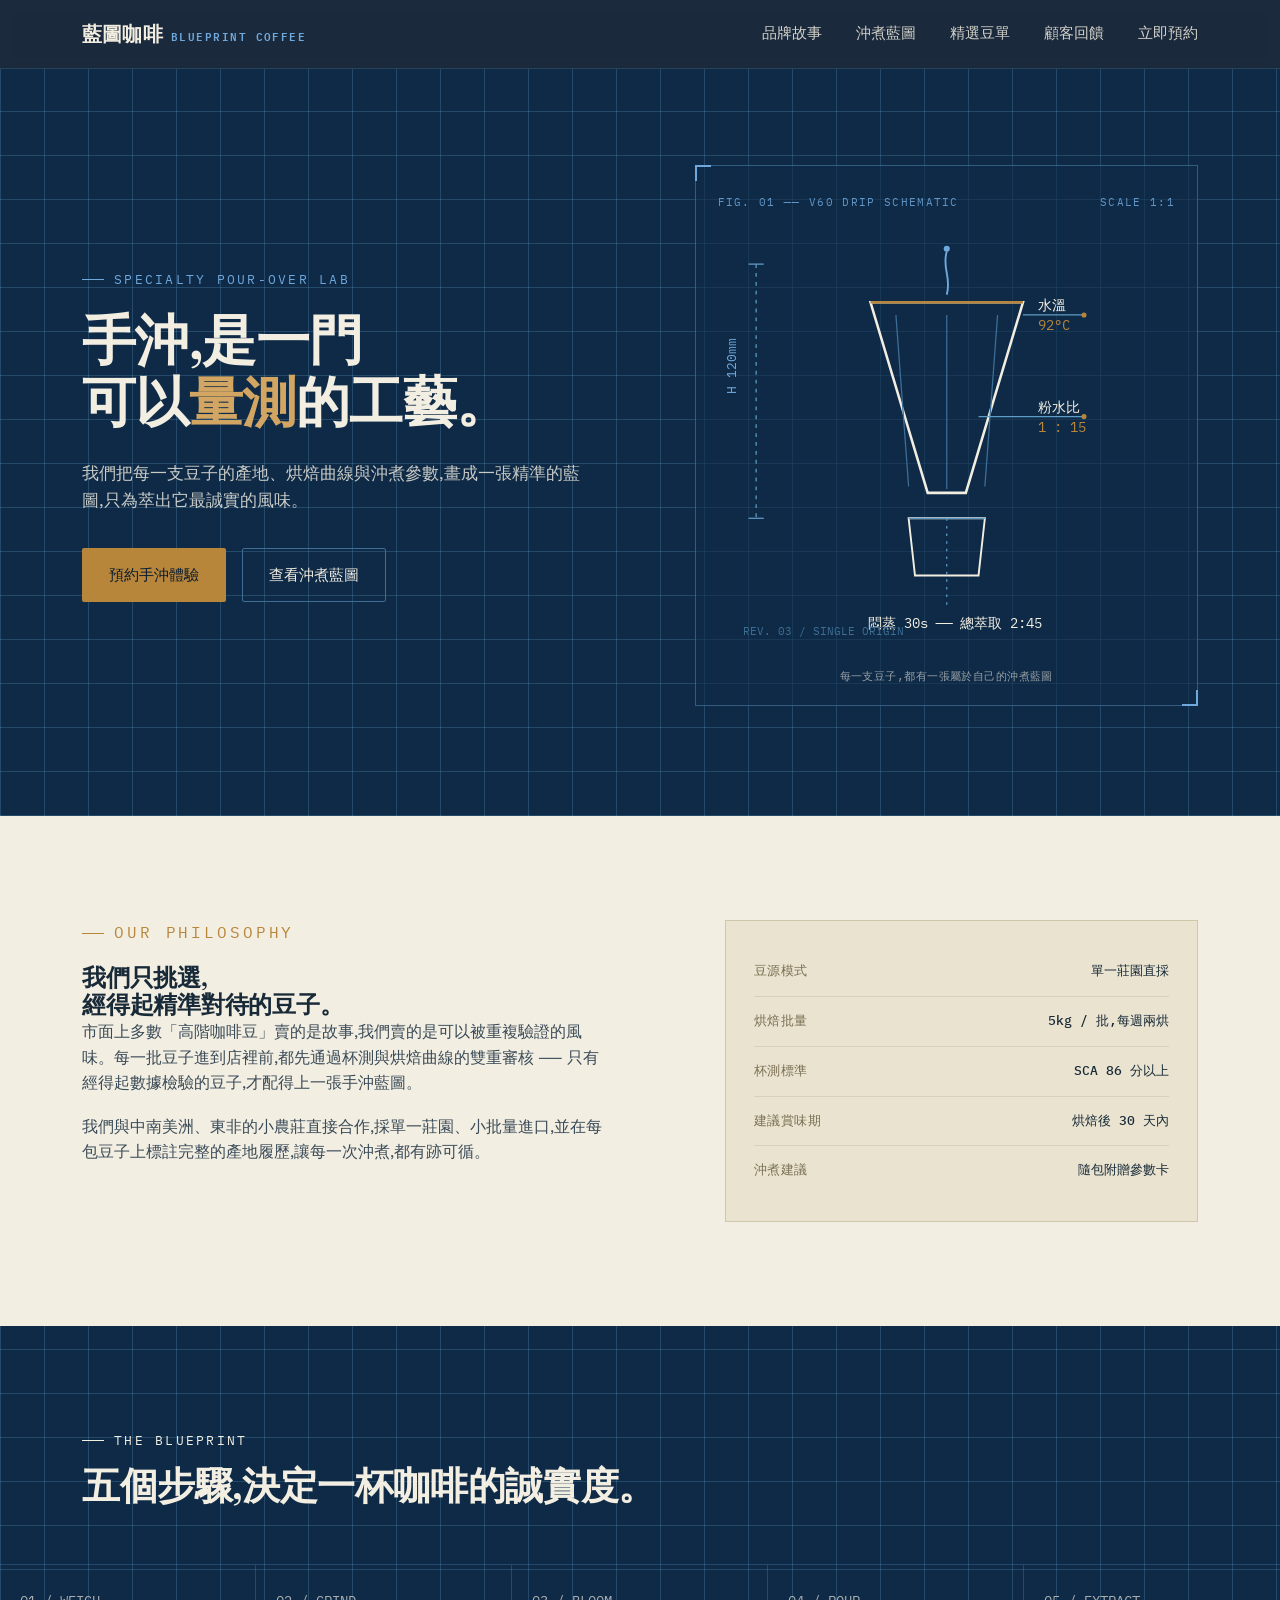
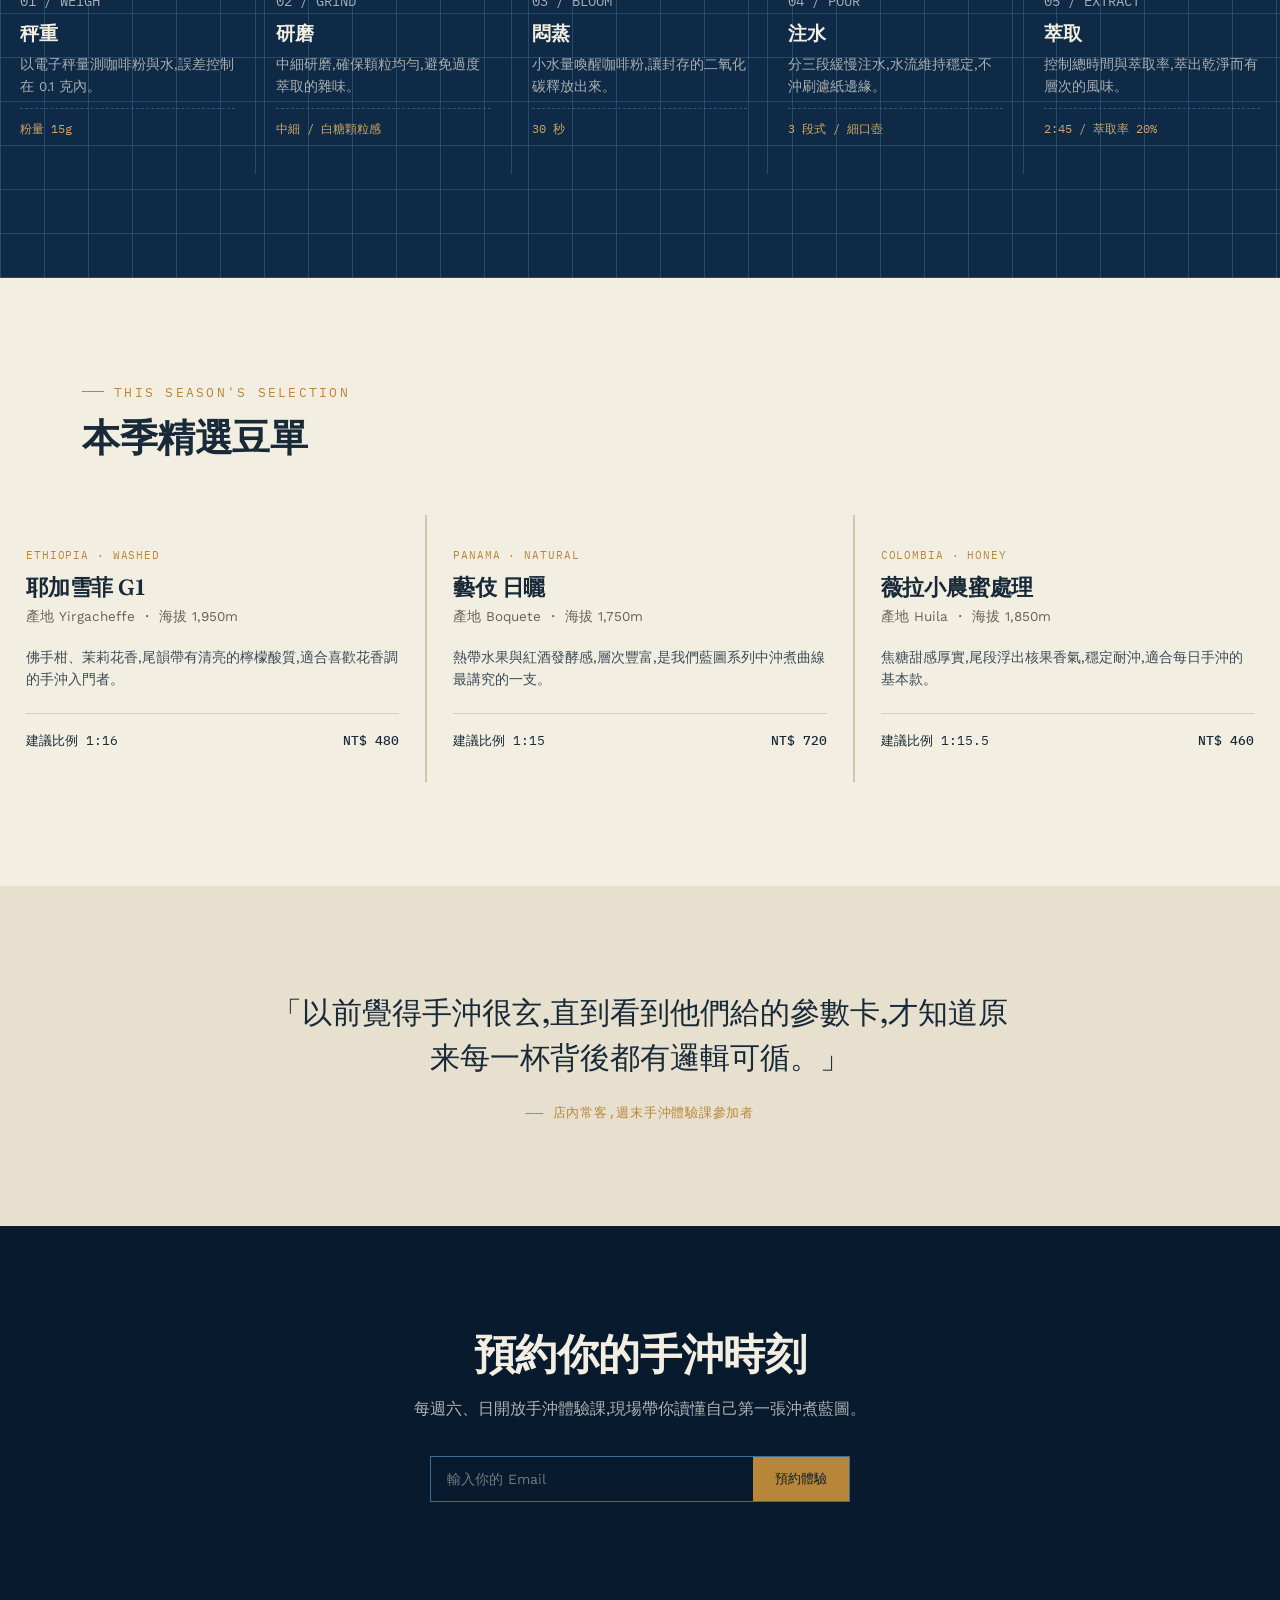
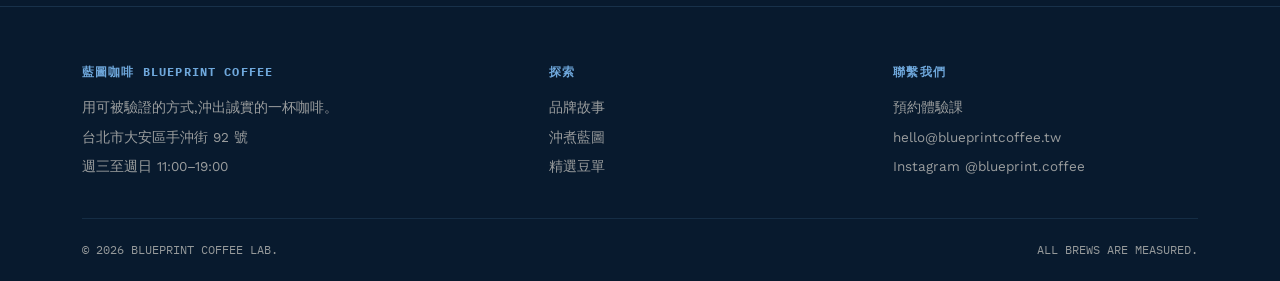
<file: docs/index.html>
<!DOCTYPE html>
<html lang="zh-Hant">
<head>
<meta charset="UTF-8">
<meta name="viewport" content="width=device-width, initial-scale=1.0">
<title>藍圖咖啡 Blueprint Coffee ── 精準手沖,誠實風味</title>
<link rel="preconnect" href="https://fonts.googleapis.com">
<link rel="preconnect" href="https://fonts.gstatic.com" crossorigin>
<link href="https://fonts.googleapis.com/css2?family=Fraunces:opsz,wght@9..144,400;9..144,500;9..144,600;9..144,700&family=Work+Sans:wght@300;400;500;600&family=IBM+Plex+Mono:wght@400;500&display=swap" rel="stylesheet">
<style>
  :root{
    --ink-black:#081A2E;
    --blueprint:#0E2A47;
    --blueprint-line:#3E6E96;
    --blueprint-line-soft:rgba(94,155,197,0.28);
    --paper:#F3EEE2;
    --paper-dim:#E7E0CE;
    --brass:#B8863B;
    --brass-light:#D2A662;
    --sky:#6FA8DC;
    --ink-on-paper:#182A38;
    --max-w:1180px;
  }

  *{margin:0;padding:0;box-sizing:border-box;}
  html{scroll-behavior:smooth;}
  body{
    font-family:'Work Sans', sans-serif;
    background:var(--paper);
    color:var(--ink-on-paper);
    line-height:1.6;
    -webkit-font-smoothing:antialiased;
  }
  a{color:inherit;text-decoration:none;}
  img,svg{display:block;max-width:100%;}
  .container{max-width:var(--max-w);margin:0 auto;padding:0 32px;}
  .eyebrow{
    font-family:'IBM Plex Mono', monospace;
    font-size:12.5px;
    letter-spacing:0.18em;
    text-transform:uppercase;
    display:flex;
    align-items:center;
    gap:10px;
  }
  .eyebrow::before{
    content:"";
    width:22px;height:1px;
    background:currentColor;
    display:inline-block;
  }
  h1,h2,h3{
    font-family:'Fraunces', serif;
    font-weight:600;
    line-height:1.15;
    letter-spacing:-0.01em;
  }
  .btn{
    display:inline-flex;
    align-items:center;
    gap:10px;
    padding:14px 26px;
    border-radius:2px;
    font-family:'Work Sans', sans-serif;
    font-size:15px;
    font-weight:500;
    border:1px solid transparent;
    cursor:pointer;
    transition:transform .25s ease, background .25s ease, border-color .25s ease, color .25s ease;
  }
  .btn:focus-visible{outline:2px solid var(--sky);outline-offset:3px;}
  .btn-primary{background:var(--brass);color:var(--ink-black);}
  .btn-primary:hover{background:var(--brass-light);transform:translateY(-1px);}
  .btn-ghost{border-color:var(--blueprint-line);color:var(--paper);}
  .btn-ghost:hover{border-color:var(--sky);color:var(--sky);}
  .btn-ghost.on-paper{border-color:var(--ink-on-paper);color:var(--ink-on-paper);}
  .btn-ghost.on-paper:hover{border-color:var(--brass);color:var(--brass);}

  /* ---------- NAV ---------- */
  header{
    position:sticky;top:0;z-index:50;
    background:rgba(8,26,46,0.92);
    backdrop-filter:blur(6px);
    border-bottom:1px solid rgba(94,155,197,0.2);
  }
  nav{
    max-width:var(--max-w);margin:0 auto;padding:18px 32px;
    display:flex;align-items:center;justify-content:space-between;
    color:var(--paper);
  }
  .logo{
    font-family:'Fraunces', serif;
    font-size:20px;font-weight:600;letter-spacing:0.01em;
    color:var(--paper);display:flex;align-items:baseline;gap:8px;
  }
  .logo span{
    font-family:'IBM Plex Mono', monospace;
    font-size:10.5px;letter-spacing:0.14em;color:var(--sky);
  }
  .nav-links{display:flex;gap:34px;font-size:14.5px;}
  .nav-links a{opacity:0.85;transition:opacity .2s;}
  .nav-links a:hover{opacity:1;color:var(--sky);}
  .nav-toggle{display:none;background:none;border:none;color:var(--paper);font-size:24px;cursor:pointer;}

  @media (max-width:860px){
    .nav-links{
      position:absolute;top:100%;left:0;right:0;
      background:var(--ink-black);
      flex-direction:column;gap:0;
      max-height:0;overflow:hidden;
      transition:max-height .3s ease;
    }
    .nav-links.open{max-height:320px;}
    .nav-links a{padding:16px 32px;border-top:1px solid rgba(94,155,197,0.15);}
    .nav-toggle{display:block;}
  }

  /* ---------- HERO ---------- */
  .hero{
    background:
      repeating-linear-gradient(0deg, var(--blueprint-line-soft) 0, var(--blueprint-line-soft) 1px, transparent 1px, transparent 44px),
      repeating-linear-gradient(90deg, var(--blueprint-line-soft) 0, var(--blueprint-line-soft) 1px, transparent 1px, transparent 44px),
      var(--blueprint);
    color:var(--paper);
    padding:96px 0 110px;
    position:relative;
    overflow:hidden;
  }
  .hero-grid{
    max-width:var(--max-w);margin:0 auto;padding:0 32px;
    display:grid;grid-template-columns:1.05fr 0.95fr;gap:56px;align-items:center;
  }
  .hero h1{font-size:clamp(34px,4.6vw,54px);margin:20px 0 26px;color:var(--paper);}
  .hero h1 em{font-style:normal;color:var(--brass-light);}
  .hero p.lede{font-size:17px;max-width:46ch;color:rgba(243,238,226,0.82);margin-bottom:34px;}
  .hero-cta{display:flex;gap:16px;flex-wrap:wrap;}
  .hero-eyebrow{color:var(--sky);margin-bottom:6px;}

  .blueprint-plate{
    position:relative;
    border:1px solid rgba(94,155,197,0.45);
    background:rgba(15,42,71,0.55);
    padding:28px 22px 20px;
  }
  .blueprint-plate::before,.blueprint-plate::after,
  .plate-corner-tl,.plate-corner-br{
    content:"";position:absolute;width:14px;height:14px;
    border-color:var(--sky);
  }
  .blueprint-plate::before{top:-1px;left:-1px;border-top:2px solid var(--sky);border-left:2px solid var(--sky);}
  .blueprint-plate::after{bottom:-1px;right:-1px;border-bottom:2px solid var(--sky);border-right:2px solid var(--sky);}
  .plate-label{
    font-family:'IBM Plex Mono', monospace;font-size:11px;letter-spacing:0.12em;
    color:var(--sky);display:flex;justify-content:space-between;margin-bottom:14px;opacity:0.85;
  }
  .plate-caption{
    font-family:'IBM Plex Mono', monospace;font-size:11px;color:rgba(243,238,226,0.6);
    text-align:center;margin-top:10px;letter-spacing:0.04em;
  }

  @media (max-width:900px){
    .hero-grid{grid-template-columns:1fr;}
    .hero{padding:64px 0 76px;}
  }

  /* ---------- SECTION SHARED ---------- */
  section{padding:104px 0;}
  .section-head{max-width:640px;margin-bottom:56px;}
  .section-head h2{font-size:clamp(26px,3.2vw,38px);margin-top:14px;}
  .on-dark{background:var(--ink-black);color:var(--paper);}
  .on-dark .eyebrow{color:var(--sky);}
  .on-paper .eyebrow{color:var(--brass);}

  /* ---------- ABOUT / SPEC SHEET ---------- */
  .about-grid{display:grid;grid-template-columns:1.1fr 0.9fr;gap:64px;align-items:start;}
  .about-grid p{font-size:16px;color:#3a4b58;max-width:52ch;margin-bottom:18px;}
  .spec-sheet{border:1px solid #cfc6ac;background:#EAE3D0;padding:26px 28px;}
  .spec-row{
    display:flex;justify-content:space-between;gap:20px;
    padding:14px 0;border-bottom:1px solid #d8d0b8;
    font-family:'IBM Plex Mono', monospace;font-size:13px;
  }
  .spec-row:last-child{border-bottom:none;}
  .spec-row dt{color:#7a6f52;letter-spacing:0.04em;}
  .spec-row dd{font-weight:500;color:var(--ink-on-paper);text-align:right;}

  @media (max-width:860px){ .about-grid{grid-template-columns:1fr;} }

  /* ---------- PROCESS BLUEPRINT ---------- */
  .process{
    background:
      repeating-linear-gradient(0deg, var(--blueprint-line-soft) 0, var(--blueprint-line-soft) 1px, transparent 1px, transparent 44px),
      repeating-linear-gradient(90deg, var(--blueprint-line-soft) 0, var(--blueprint-line-soft) 1px, transparent 1px, transparent 44px),
      var(--blueprint);
    color:var(--paper);
  }
  .steps{
    display:grid;grid-template-columns:repeat(5,1fr);gap:0;
    border-top:1px solid var(--blueprint-line-soft);
  }
  .step{
    padding:26px 20px;border-right:1px solid var(--blueprint-line-soft);position:relative;
  }
  .step:last-child{border-right:none;}
  .step-index{font-family:'IBM Plex Mono', monospace;font-size:12px;color:var(--sky);margin-bottom:14px;}
  .step h3{font-size:19px;color:var(--paper);margin-bottom:10px;font-weight:600;}
  .step p{font-size:13.5px;color:rgba(243,238,226,0.68);margin-bottom:10px;}
  .step .metric{
    font-family:'IBM Plex Mono', monospace;font-size:12px;color:var(--brass-light);
    border-top:1px dashed rgba(94,155,197,0.4);padding-top:10px;
  }
  @media (max-width:960px){
    .steps{grid-template-columns:1fr 1fr;}
    .step{border-right:1px solid var(--blueprint-line-soft);border-bottom:1px solid var(--blueprint-line-soft);}
    .step:nth-child(2n){border-right:none;}
  }
  @media (max-width:560px){
    .steps{grid-template-columns:1fr;}
    .step{border-right:none;}
  }

  /* ---------- BEANS ---------- */
  .bean-grid{display:grid;grid-template-columns:repeat(3,1fr);gap:2px;background:#cfc6ac;}
  .bean-card{
    background:var(--paper);padding:32px 26px;position:relative;
    display:flex;flex-direction:column;height:100%;
  }
  .bean-tag{
    font-family:'IBM Plex Mono', monospace;font-size:11px;color:var(--brass);
    letter-spacing:0.08em;margin-bottom:10px;
  }
  .bean-card h3{font-size:22px;margin-bottom:6px;}
  .bean-origin{font-size:13.5px;color:#6b6250;margin-bottom:18px;}
  .bean-notes{font-size:14px;color:#3a4b58;margin-bottom:22px;flex-grow:1;}
  .bean-meta{
    display:flex;justify-content:space-between;align-items:center;
    border-top:1px solid #d8d0b8;padding-top:16px;
    font-family:'IBM Plex Mono', monospace;font-size:12.5px;
  }
  .bean-price{color:var(--ink-on-paper);font-weight:500;}
  @media (max-width:900px){ .bean-grid{grid-template-columns:1fr 1fr;} }
  @media (max-width:600px){ .bean-grid{grid-template-columns:1fr;} }

  /* ---------- QUOTE ---------- */
  .quote-section{background:var(--paper-dim);}
  .quote-wrap{max-width:760px;margin:0 auto;text-align:center;}
  blockquote{
    font-family:'Fraunces', serif;font-size:clamp(22px,2.6vw,30px);
    font-weight:500;line-height:1.5;color:var(--ink-on-paper);margin-bottom:22px;
  }
  .quote-attr{font-family:'IBM Plex Mono', monospace;font-size:12.5px;color:var(--brass);letter-spacing:0.06em;}

  /* ---------- CTA / FOOTER ---------- */
  .cta-section{background:var(--ink-black);color:var(--paper);text-align:center;}
  .cta-section h2{font-size:clamp(28px,3.6vw,42px);margin-bottom:18px;}
  .cta-section p{color:rgba(243,238,226,0.72);max-width:48ch;margin:0 auto 34px;}
  .cta-form{
    display:flex;max-width:420px;margin:0 auto;gap:0;border:1px solid var(--blueprint-line);
  }
  .cta-form input{
    flex:1;background:transparent;border:none;padding:14px 16px;
    color:var(--paper);font-family:'Work Sans', sans-serif;font-size:14px;
  }
  .cta-form input::placeholder{color:rgba(243,238,226,0.45);}
  .cta-form input:focus{outline:none;}
  .cta-form button{
    background:var(--brass);color:var(--ink-black);border:none;
    padding:0 22px;font-weight:500;cursor:pointer;font-family:'Work Sans', sans-serif;
    transition:background .2s;
  }
  .cta-form button:hover{background:var(--brass-light);}

  footer{background:var(--ink-black);border-top:1px solid rgba(94,155,197,0.18);color:rgba(243,238,226,0.6);}
  .footer-grid{
    display:grid;grid-template-columns:1.4fr 1fr 1fr;gap:40px;padding:56px 0 32px;
    font-size:13.5px;
  }
  .footer-grid h4{
    font-family:'IBM Plex Mono', monospace;font-size:11.5px;letter-spacing:0.1em;
    color:var(--sky);margin-bottom:16px;text-transform:uppercase;
  }
  .footer-grid p, .footer-grid a{display:block;margin-bottom:8px;color:rgba(243,238,226,0.62);}
  .footer-grid a:hover{color:var(--paper);}
  .footer-bottom{
    border-top:1px solid rgba(94,155,197,0.15);padding:22px 0;
    font-family:'IBM Plex Mono', monospace;font-size:11.5px;
    display:flex;justify-content:space-between;flex-wrap:wrap;gap:10px;
  }
  @media (max-width:700px){ .footer-grid{grid-template-columns:1fr;} }

  /* ---------- REVEAL ---------- */
  .reveal{opacity:0;transform:translateY(18px);transition:opacity .7s ease, transform .7s ease;}
  .reveal.in{opacity:1;transform:translateY(0);}
  @media (prefers-reduced-motion: reduce){
    .reveal{opacity:1;transform:none;transition:none;}
    html{scroll-behavior:auto;}
  }
</style>
</head>
<body>

<header>
  <nav>
    <a href="#top" class="logo">藍圖咖啡<span>BLUEPRINT COFFEE</span></a>
    <button class="nav-toggle" id="navToggle" aria-label="開啟選單" aria-expanded="false">☰</button>
    <div class="nav-links" id="navLinks">
      <a href="#about">品牌故事</a>
      <a href="#process">沖煮藍圖</a>
      <a href="#beans">精選豆單</a>
      <a href="#quote">顧客回饋</a>
      <a href="#cta">立即預約</a>
    </div>
  </nav>
</header>

<section class="hero" id="top">
  <div class="hero-grid">
    <div>
      <p class="eyebrow hero-eyebrow">SPECIALTY POUR-OVER LAB</p>
      <h1>手沖,是一門<br>可以<em>量測</em>的工藝。</h1>
      <p class="lede">我們把每一支豆子的產地、烘焙曲線與沖煮參數,畫成一張精準的藍圖,只為萃出它最誠實的風味。</p>
      <div class="hero-cta">
        <a href="#cta" class="btn btn-primary">預約手沖體驗</a>
        <a href="#process" class="btn btn-ghost">查看沖煮藍圖</a>
      </div>
    </div>

    <div class="blueprint-plate reveal">
      <div class="plate-label"><span>FIG. 01 ── V60 DRIP SCHEMATIC</span><span>SCALE 1:1</span></div>
      <svg viewBox="0 0 360 340" xmlns="http://www.w3.org/2000/svg" role="img" aria-label="V60 手沖濾杯示意圖,標註水溫、粉水比、悶蒸與總萃取時間">
        <!-- dimension lines -->
        <line x1="30" y1="30" x2="30" y2="230" stroke="#5E9BC5" stroke-width="1" stroke-dasharray="3 4"/>
        <line x1="24" y1="30" x2="36" y2="30" stroke="#5E9BC5" stroke-width="1"/>
        <line x1="24" y1="230" x2="36" y2="230" stroke="#5E9BC5" stroke-width="1"/>
        <text x="14" y="132" fill="#6FA8DC" font-size="10" font-family="IBM Plex Mono, monospace" transform="rotate(-90 14 132)">H 120mm</text>

        <!-- dripper cone -->
        <path d="M120 60 L240 60 L195 210 L165 210 Z" fill="none" stroke="#F3EEE2" stroke-width="2"/>
        <path d="M120 60 L240 60" stroke="#B8863B" stroke-width="2"/>
        <!-- ribs -->
        <line x1="140" y1="70" x2="150" y2="205" stroke="#3E6E96" stroke-width="1"/>
        <line x1="180" y1="70" x2="180" y2="207" stroke="#3E6E96" stroke-width="1"/>
        <line x1="220" y1="70" x2="210" y2="205" stroke="#3E6E96" stroke-width="1"/>

        <!-- server -->
        <path d="M150 230 L210 230 L205 275 L155 275 Z" fill="none" stroke="#F3EEE2" stroke-width="1.5"/>
        <line x1="150" y1="230" x2="210" y2="230" stroke="#5E9BC5" stroke-width="1"/>

        <!-- pour line + droplets -->
        <path d="M180 20 C176 34, 184 40, 180 54" stroke="#6FA8DC" stroke-width="1.5" fill="none"/>
        <circle cx="180" cy="18" r="2.4" fill="#6FA8DC"/>

        <!-- annotation callouts -->
        <line x1="240" y1="70" x2="288" y2="70" stroke="#5E9BC5" stroke-width="1"/>
        <circle cx="288" cy="70" r="2" fill="#B8863B"/>
        <text x="252" y="66" fill="#F3EEE2" font-size="11" font-family="IBM Plex Mono, monospace">水溫</text>
        <text x="252" y="82" fill="#B8863B" font-size="11" font-family="IBM Plex Mono, monospace">92°C</text>

        <line x1="205" y1="150" x2="288" y2="150" stroke="#5E9BC5" stroke-width="1"/>
        <circle cx="288" cy="150" r="2" fill="#B8863B"/>
        <text x="252" y="146" fill="#F3EEE2" font-size="11" font-family="IBM Plex Mono, monospace">粉水比</text>
        <text x="252" y="162" fill="#B8863B" font-size="11" font-family="IBM Plex Mono, monospace">1 : 15</text>

        <line x1="180" y1="230" x2="180" y2="300" stroke="#5E9BC5" stroke-width="1" stroke-dasharray="2 4"/>
        <text x="118" y="316" fill="#F3EEE2" font-size="11" font-family="IBM Plex Mono, monospace">悶蒸 30s ── 總萃取 2:45</text>

        <!-- corner tick -->
        <text x="20" y="322" fill="#3E6E96" font-size="9" font-family="IBM Plex Mono, monospace">REV. 03 / SINGLE ORIGIN</text>
      </svg>
      <p class="plate-caption">每一支豆子,都有一張屬於自己的沖煮藍圖</p>
    </div>
  </div>
</section>

<section class="on-paper" id="about">
  <div class="container">
    <div class="about-grid">
      <div class="reveal">
        <p class="eyebrow">OUR PHILOSOPHY</p>
        <h2>我們只挑選,<br>經得起精準對待的豆子。</h2>
        <p>市面上多數「高階咖啡豆」賣的是故事,我們賣的是可以被重複驗證的風味。每一批豆子進到店裡前,都先通過杯測與烘焙曲線的雙重審核 ── 只有經得起數據檢驗的豆子,才配得上一張手沖藍圖。</p>
        <p>我們與中南美洲、東非的小農莊直接合作,採單一莊園、小批量進口,並在每包豆子上標註完整的產地履歷,讓每一次沖煮,都有跡可循。</p>
      </div>
      <dl class="spec-sheet reveal">
        <div class="spec-row"><dt>豆源模式</dt><dd>單一莊園直採</dd></div>
        <div class="spec-row"><dt>烘焙批量</dt><dd>5kg / 批,每週兩烘</dd></div>
        <div class="spec-row"><dt>杯測標準</dt><dd>SCA 86 分以上</dd></div>
        <div class="spec-row"><dt>建議賞味期</dt><dd>烘焙後 30 天內</dd></div>
        <div class="spec-row"><dt>沖煮建議</dt><dd>隨包附贈參數卡</dd></div>
      </dl>
    </div>
  </div>
</section>

<section class="process" id="process">
  <div class="container">
    <div class="section-head reveal">
      <p class="eyebrow">THE BLUEPRINT</p>
      <h2>五個步驟,決定一杯咖啡的誠實度。</h2>
    </div>
  </div>
  <div class="steps reveal">
    <div class="step">
      <p class="step-index">01 / WEIGH</p>
      <h3>秤重</h3>
      <p>以電子秤量測咖啡粉與水,誤差控制在 0.1 克內。</p>
      <p class="metric">粉量 15g</p>
    </div>
    <div class="step">
      <p class="step-index">02 / GRIND</p>
      <h3>研磨</h3>
      <p>中細研磨,確保顆粒均勻,避免過度萃取的雜味。</p>
      <p class="metric">中細 / 白糖顆粒感</p>
    </div>
    <div class="step">
      <p class="step-index">03 / BLOOM</p>
      <h3>悶蒸</h3>
      <p>小水量喚醒咖啡粉,讓封存的二氧化碳釋放出來。</p>
      <p class="metric">30 秒</p>
    </div>
    <div class="step">
      <p class="step-index">04 / POUR</p>
      <h3>注水</h3>
      <p>分三段緩慢注水,水流維持穩定,不沖刷濾紙邊緣。</p>
      <p class="metric">3 段式 / 細口壺</p>
    </div>
    <div class="step">
      <p class="step-index">05 / EXTRACT</p>
      <h3>萃取</h3>
      <p>控制總時間與萃取率,萃出乾淨而有層次的風味。</p>
      <p class="metric">2:45 / 萃取率 20%</p>
    </div>
  </div>
</section>

<section class="on-paper" id="beans">
  <div class="container">
    <div class="section-head reveal">
      <p class="eyebrow">THIS SEASON'S SELECTION</p>
      <h2>本季精選豆單</h2>
    </div>
  </div>
  <div class="bean-grid reveal">
    <div class="bean-card">
      <p class="bean-tag">ETHIOPIA · WASHED</p>
      <h3>耶加雪菲 G1</h3>
      <p class="bean-origin">產地 Yirgacheffe ・ 海拔 1,950m</p>
      <p class="bean-notes">佛手柑、茉莉花香,尾韻帶有清亮的檸檬酸質,適合喜歡花香調的手沖入門者。</p>
      <div class="bean-meta"><span>建議比例 1:16</span><span class="bean-price">NT$ 480</span></div>
    </div>
    <div class="bean-card">
      <p class="bean-tag">PANAMA · NATURAL</p>
      <h3>藝伎 日曬</h3>
      <p class="bean-origin">產地 Boquete ・ 海拔 1,750m</p>
      <p class="bean-notes">熱帶水果與紅酒發酵感,層次豐富,是我們藍圖系列中沖煮曲線最講究的一支。</p>
      <div class="bean-meta"><span>建議比例 1:15</span><span class="bean-price">NT$ 720</span></div>
    </div>
    <div class="bean-card">
      <p class="bean-tag">COLOMBIA · HONEY</p>
      <h3>薇拉小農蜜處理</h3>
      <p class="bean-origin">產地 Huila ・ 海拔 1,850m</p>
      <p class="bean-notes">焦糖甜感厚實,尾段浮出核果香氣,穩定耐沖,適合每日手沖的基本款。</p>
      <div class="bean-meta"><span>建議比例 1:15.5</span><span class="bean-price">NT$ 460</span></div>
    </div>
  </div>
</section>

<section class="quote-section" id="quote">
  <div class="container">
    <div class="quote-wrap reveal">
      <blockquote>「以前覺得手沖很玄,直到看到他們給的參數卡,才知道原来每一杯背後都有邏輯可循。」</blockquote>
      <p class="quote-attr">── 店內常客,週末手沖體驗課參加者</p>
    </div>
  </div>
</section>

<section class="cta-section" id="cta">
  <div class="container">
    <h2 class="reveal">預約你的手沖時刻</h2>
    <p class="reveal">每週六、日開放手沖體驗課,現場帶你讀懂自己第一張沖煮藍圖。</p>
    <form class="cta-form reveal" onsubmit="event.preventDefault(); this.querySelector('button').textContent='已收到,我們會盡快聯繫';">
      <input type="email" placeholder="輸入你的 Email" required aria-label="Email">
      <button type="submit">預約體驗</button>
    </form>
  </div>
</section>

<footer>
  <div class="container">
    <div class="footer-grid">
      <div>
        <h4>藍圖咖啡 BLUEPRINT COFFEE</h4>
        <p>用可被驗證的方式,沖出誠實的一杯咖啡。</p>
        <p>台北市大安區手沖街 92 號</p>
        <p>週三至週日 11:00–19:00</p>
      </div>
      <div>
        <h4>探索</h4>
        <a href="#about">品牌故事</a>
        <a href="#process">沖煮藍圖</a>
        <a href="#beans">精選豆單</a>
      </div>
      <div>
        <h4>聯繫我們</h4>
        <a href="#cta">預約體驗課</a>
        <a href="mailto:hello@blueprintcoffee.tw">hello@blueprintcoffee.tw</a>
        <a href="#top">Instagram @blueprint.coffee</a>
      </div>
    </div>
    <div class="footer-bottom">
      <span>© 2026 BLUEPRINT COFFEE LAB.</span>
      <span>ALL BREWS ARE MEASURED.</span>
    </div>
  </div>
</footer>

<script>
  // mobile nav toggle
  const navToggle = document.getElementById('navToggle');
  const navLinks = document.getElementById('navLinks');
  navToggle.addEventListener('click', () => {
    const isOpen = navLinks.classList.toggle('open');
    navToggle.setAttribute('aria-expanded', isOpen);
  });
  navLinks.querySelectorAll('a').forEach(a => a.addEventListener('click', () => {
    navLinks.classList.remove('open');
    navToggle.setAttribute('aria-expanded', 'false');
  }));

  // scroll reveal
  const prefersReduced = window.matchMedia('(prefers-reduced-motion: reduce)').matches;
  if (!prefersReduced && 'IntersectionObserver' in window) {
    const io = new IntersectionObserver((entries) => {
      entries.forEach(entry => {
        if (entry.isIntersecting) {
          entry.target.classList.add('in');
          io.unobserve(entry.target);
        }
      });
    }, { threshold: 0.15 });
    document.querySelectorAll('.reveal').forEach(el => io.observe(el));
  } else {
    document.querySelectorAll('.reveal').forEach(el => el.classList.add('in'));
  }
</script>

</body>
</html>
</file>
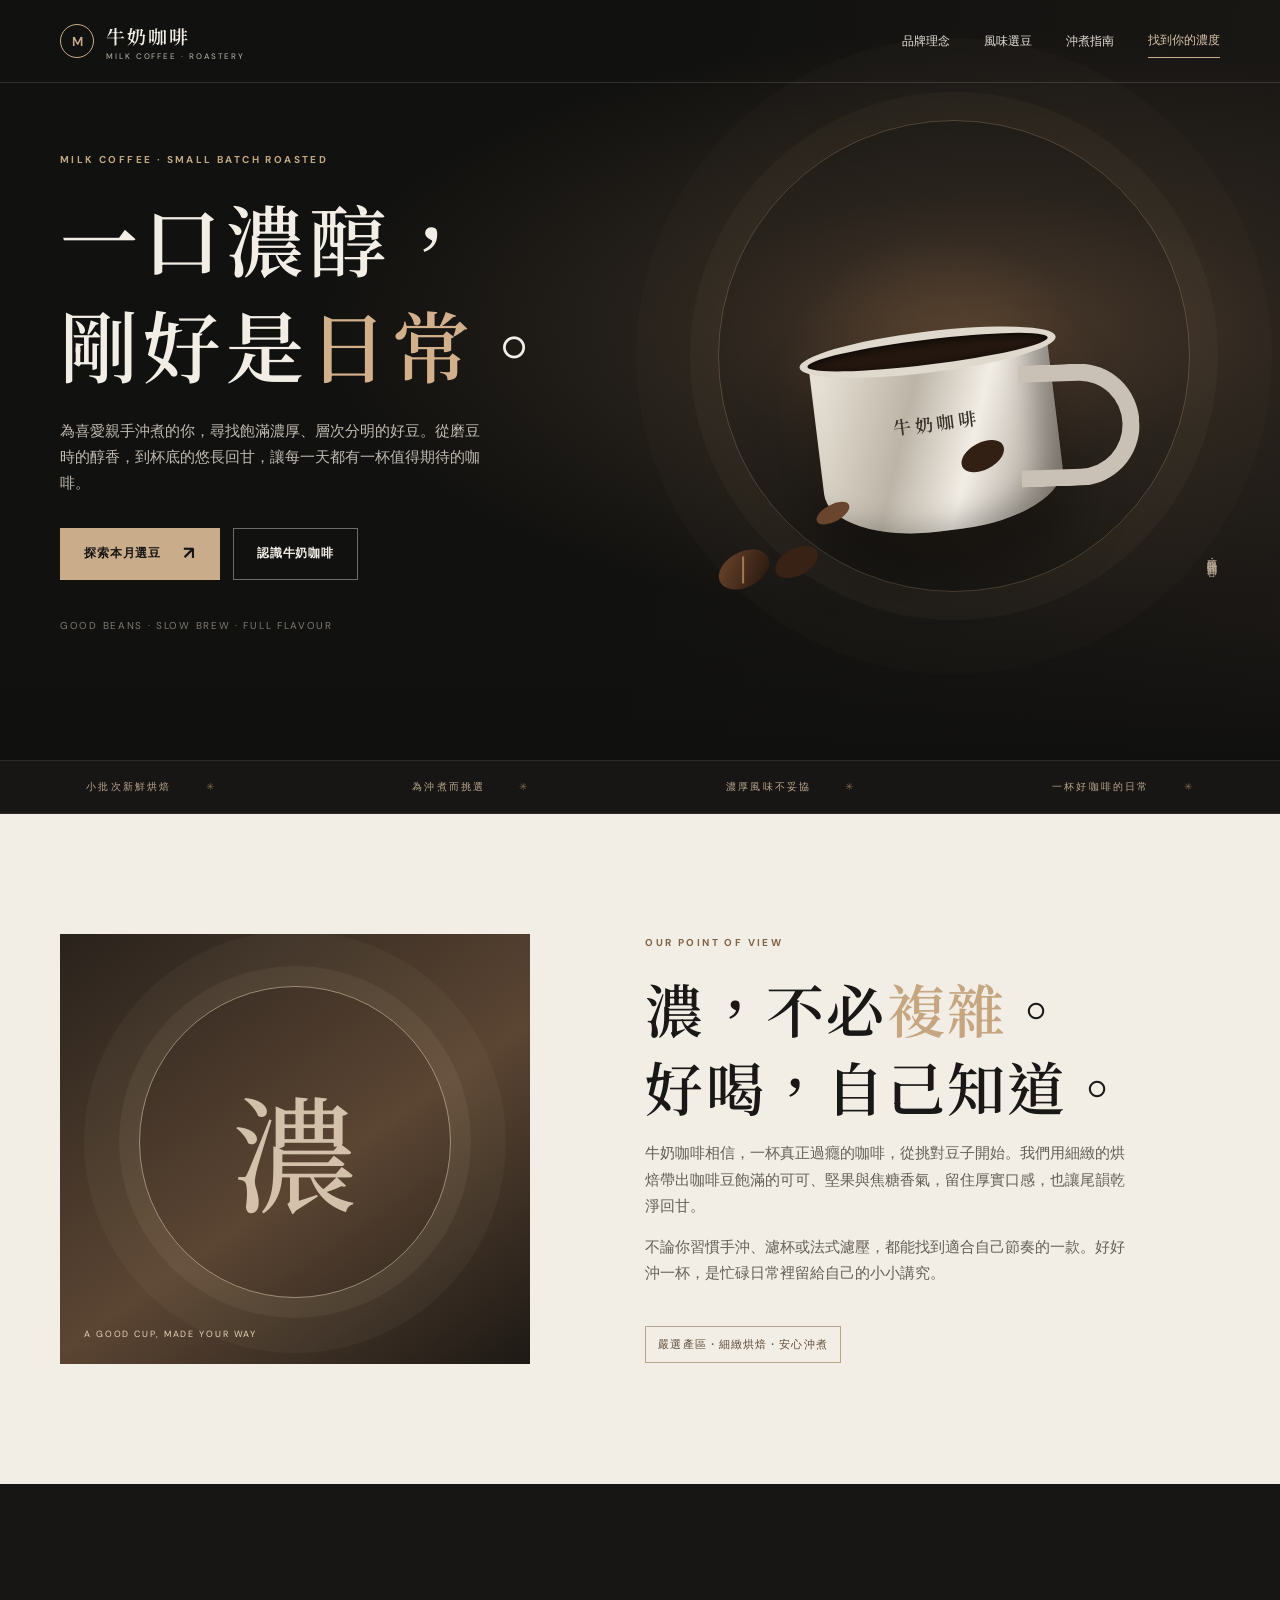
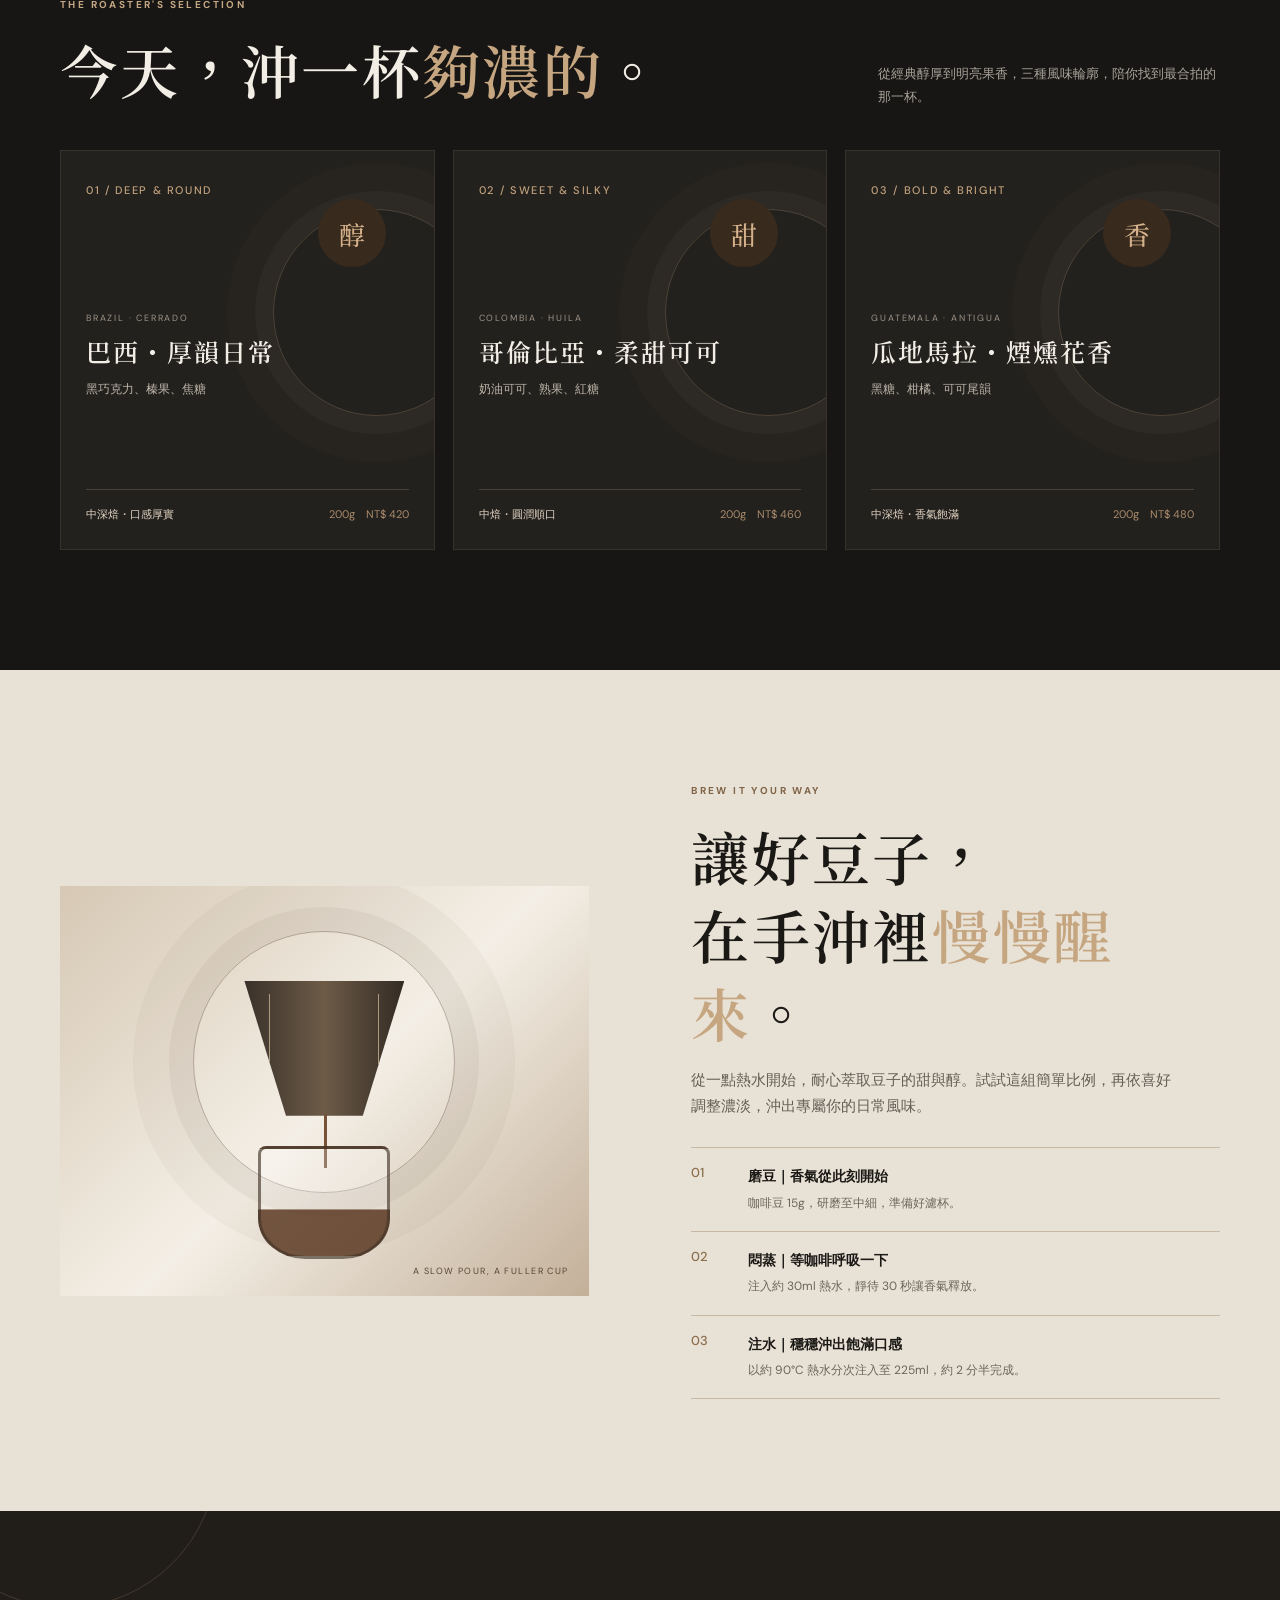
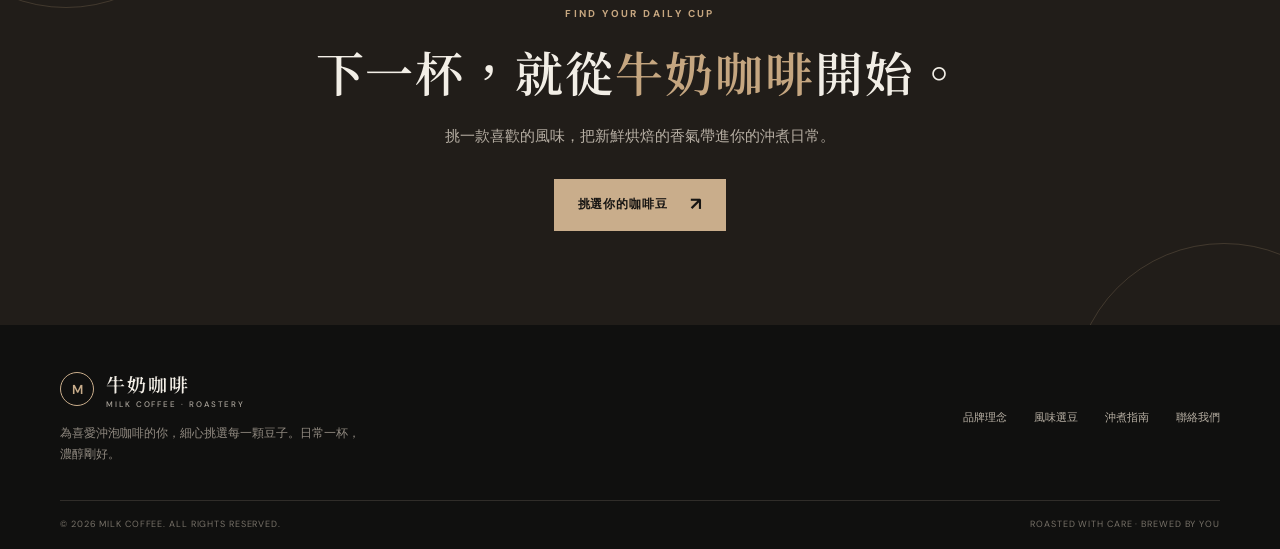
<file: onepage/index.html>
<!doctype html>
<html lang="zh-Hant">
<head>
  <meta charset="utf-8">
  <meta name="viewport" content="width=device-width, initial-scale=1">
  <meta name="theme-color" content="#10100f">
  <meta name="description" content="牛奶咖啡，為喜愛沖泡咖啡的人帶來濃厚、飽滿而細緻的精品咖啡豆。">
  <title>牛奶咖啡｜濃厚有度，回甘有餘</title>
  <link rel="preconnect" href="https://fonts.googleapis.com">
  <link rel="preconnect" href="https://fonts.gstatic.com" crossorigin>
  <link href="https://fonts.googleapis.com/css2?family=DM+Sans:wght@400;500;600;700&family=Noto+Serif+TC:wght@400;500;600;700;900&display=swap" rel="stylesheet">
  <style>
    :root{--black:#10100f;--ink:#191817;--cream:#f2eee6;--paper:#e8e1d5;--milk:#f9f6ef;--brown:#775842;--muted:#aaa49b;--line:rgba(255,255,255,.16);--serif:"Noto Serif TC",serif;--sans:"DM Sans","Noto Sans TC",sans-serif}
    *{box-sizing:border-box}html{scroll-behavior:smooth}body{margin:0;background:var(--black);color:var(--cream);font:15px/1.75 var(--sans);-webkit-font-smoothing:antialiased}a{color:inherit;text-decoration:none}button,input{font:inherit}button,a{-webkit-tap-highlight-color:transparent}.wrap{width:min(1160px,calc(100% - 56px));margin:auto}.eyebrow{margin:0 0 17px;color:#c4a783;font-size:10px;font-weight:700;letter-spacing:.24em;text-transform:uppercase}.serif{font-family:var(--serif)}.section-title{margin:0;font:600 clamp(34px,5vw,58px)/1.35 var(--serif);letter-spacing:.04em}.section-copy{max-width:48ch;color:#b6b0a6}.accent{color:#c5a680}.button{display:inline-flex;align-items:center;justify-content:center;gap:22px;min-height:52px;padding:0 23px;border:1px solid #c9ad8b;background:#c9ad8b;color:#171513;font-size:12px;font-weight:700;letter-spacing:.07em;transition:.25s}.button:hover{background:#e3c8a6;border-color:#e3c8a6;transform:translateY(-2px)}.button-quiet{background:transparent;color:var(--cream);border-color:rgba(255,255,255,.38)}.button-quiet:hover{background:rgba(255,255,255,.1);border-color:#fff}.arrow{font-size:18px}
    .header{position:absolute;z-index:5;top:0;left:0;width:100%;border-bottom:1px solid rgba(255,255,255,.13)}.nav{height:82px;display:flex;align-items:center;justify-content:space-between}.brand{display:flex;align-items:center;gap:12px;font:600 19px var(--serif);letter-spacing:.1em}.brand-icon{display:grid;place-items:center;width:34px;height:34px;border:1px solid #c9ad8b;border-radius:50%;color:#c9ad8b;font:600 13px var(--sans);letter-spacing:0}.brand small{display:block;margin-top:2px;color:#aaa49b;font:500 8px var(--sans);letter-spacing:.24em}.nav-links{display:flex;align-items:center;gap:34px;color:#e7e1d8;font-size:12px}.nav-links a:not(.nav-cta):hover{color:#d3b28b}.nav-cta{border-bottom:1px solid #c9ad8b;padding:6px 0;color:#d8c4ab}.menu-toggle{display:none;border:0;background:none;color:white;font-size:25px}
    .hero{position:relative;min-height:760px;display:flex;align-items:center;overflow:hidden;background:radial-gradient(ellipse at 77% 43%,#4a392b 0,#29231d 22%,transparent 48%),linear-gradient(100deg,#11110f 0%,#11110f 50%,#1b1815 100%)}.hero:before{content:"";position:absolute;top:120px;right:7%;width:min(40vw,470px);aspect-ratio:1;border:1px solid rgba(211,181,146,.27);border-radius:50%;box-shadow:0 0 0 28px rgba(211,181,146,.035),0 0 0 82px rgba(211,181,146,.025)}.hero:after{content:"";position:absolute;inset:0;background:linear-gradient(90deg,rgba(16,16,15,.1) 35%,transparent 75%),linear-gradient(0deg,#10100f 0,transparent 19%);pointer-events:none}.hero-grid{position:relative;z-index:1;display:grid;grid-template-columns:1fr 1fr;align-items:center;gap:30px;padding:130px 0 95px}.hero-copy{max-width:560px}.hero h1{margin:0;font:600 clamp(46px,6.5vw,78px)/1.35 var(--serif);letter-spacing:.065em}.hero h1 span{color:#d1b08b}.hero-lede{max-width:43ch;margin:22px 0 31px;color:#c1bbb1;font-size:15px}.hero-actions{display:flex;flex-wrap:wrap;gap:13px}.hero-meta{margin-top:37px;color:#807a72;font-size:10px;letter-spacing:.17em}.hero-art{position:relative;height:430px;display:grid;place-items:center}.halo{position:absolute;width:330px;height:330px;border-radius:50%;background:radial-gradient(circle,rgba(176,128,79,.25),rgba(176,128,79,.06) 55%,transparent 70%)}.cup{position:relative;width:240px;height:188px;margin-top:78px;border-radius:10px 10px 45% 45% / 8px 8px 27% 27%;background:linear-gradient(110deg,#eee8dc,#bcb4a7 38%,#f2ede5 62%,#928a80);box-shadow:inset -20px -7px 28px rgba(0,0,0,.26),0 32px 60px rgba(0,0,0,.45);transform:rotate(-7deg)}.cup:before{content:"";position:absolute;left:-9px;right:-9px;top:-12px;height:25px;border:8px solid #ded8cd;border-radius:50%;background:#23170f;box-shadow:inset 0 2px 7px #080706}.cup:after{content:"";position:absolute;right:-82px;top:38px;width:103px;height:88px;border:17px solid #c9c1b5;border-left:0;border-radius:0 55% 55% 0;transform:rotate(5deg)}.cup-mark{position:absolute;z-index:1;top:66px;left:0;right:0;text-align:center;color:#39332c;font:600 18px var(--serif);letter-spacing:.2em}.coffee-beans{position:absolute;bottom:26px;left:11%;width:54px;height:35px;border-radius:50%;background:linear-gradient(140deg,#6d452c,#24160e);transform:rotate(-28deg);box-shadow:50px 18px 0 -4px #382115,105px -8px 0 -9px #69452e,264px 12px 0 -4px #332015}.coffee-beans:after{content:"";position:absolute;left:25px;top:4px;width:2px;height:27px;background:#a27852;transform:rotate(28deg)}.art-note{position:absolute;right:0;bottom:52px;color:#b9aa97;font-size:10px;letter-spacing:.12em;writing-mode:vertical-rl}
    .ticker{overflow:hidden;border-top:1px solid #312b25;border-bottom:1px solid #312b25;background:#171614}.ticker-inner{display:flex;justify-content:space-around;gap:24px;padding:17px 0;color:#b9a78f;font-size:10px;letter-spacing:.22em;white-space:nowrap}.ticker span:after{content:"✳";margin-left:34px;color:#80674d}
    .story{padding:120px 0;background:var(--cream);color:var(--ink)}.story-grid{display:grid;grid-template-columns:.9fr 1.1fr;gap:clamp(52px,9vw,130px);align-items:center}.story-art{position:relative;min-height:430px;background:linear-gradient(145deg,#29221c,#5b4533 55%,#1d1915);overflow:hidden}.story-art:before{content:"";position:absolute;width:310px;height:310px;top:52px;left:50%;transform:translateX(-50%);border:1px solid rgba(229,211,186,.55);border-radius:50%;box-shadow:0 0 0 20px rgba(229,211,186,.06),0 0 0 55px rgba(229,211,186,.04)}.story-art:after{content:"濃";position:absolute;inset:0;display:grid;place-items:center;color:rgba(236,219,196,.83);font:500 126px var(--serif)}.story-label{position:absolute;z-index:1;left:24px;bottom:21px;color:#e8d5bd;font-size:9px;letter-spacing:.21em}.story .eyebrow{color:#806448}.story .section-copy{color:#655e55}.story-tag{display:inline-flex;margin-top:24px;padding:8px 12px;border:1px solid #b5a48e;color:#604c38;font-size:11px;letter-spacing:.1em}
    .selection{padding:112px 0 120px;background:#171614}.section-head{display:flex;align-items:end;justify-content:space-between;gap:30px;margin-bottom:42px}.section-head .section-copy{max-width:38ch;margin:0;color:#a9a39a;font-size:13px}.beans-grid{display:grid;grid-template-columns:repeat(3,1fr);gap:18px}.bean-card{position:relative;min-height:400px;display:flex;flex-direction:column;justify-content:space-between;padding:25px;background:#23211e;border:1px solid #37322c;overflow:hidden;transition:transform .25s,border-color .25s}.bean-card:hover{transform:translateY(-5px);border-color:#9a7957}.bean-card:before{content:"";position:absolute;top:58px;right:-46px;width:205px;height:205px;border:1px solid rgba(199,166,128,.25);border-radius:50%;box-shadow:0 0 0 18px rgba(199,166,128,.035),0 0 0 46px rgba(199,166,128,.025)}.bean-top,.bean-bottom{position:relative;z-index:1}.bean-index{color:#c2a17c;font:500 11px var(--sans);letter-spacing:.15em}.bean-icon{position:absolute;right:23px;top:23px;display:grid;place-items:center;width:68px;height:68px;border-radius:50%;background:#392a1e;color:#d4b18a;font:500 26px var(--serif)}.bean-origin{margin:108px 0 7px;color:#9d9387;font-size:9px;letter-spacing:.2em}.bean-card h3{margin:0;font:600 25px var(--serif);letter-spacing:.08em}.bean-notes{margin:10px 0 22px;color:#bdb5a9;font-size:12px}.bean-bottom{display:flex;align-items:center;justify-content:space-between;border-top:1px solid #49423a;padding-top:15px;color:#e3d5c3;font-size:11px}.bean-bottom span:last-child{color:#a98b6b}
    .brew{padding:112px 0;background:#e8e1d5;color:#1b1916}.brew-grid{display:grid;grid-template-columns:1fr 1fr;gap:clamp(50px,8vw,110px);align-items:center}.brew .eyebrow{color:#806448}.brew .section-copy{color:#655e55}.brew-visual{position:relative;min-height:410px;overflow:hidden;background:linear-gradient(135deg,#d6c8b4,#f4efe6 52%,#c3b099)}.brew-visual:before{content:"";position:absolute;width:260px;height:260px;top:45px;left:50%;transform:translateX(-50%);border:1px solid rgba(73,52,35,.35);border-radius:50%;box-shadow:0 0 0 24px rgba(73,52,35,.06),0 0 0 60px rgba(73,52,35,.04)}.brew-dripper{position:absolute;top:95px;left:50%;width:160px;height:135px;transform:translateX(-50%);clip-path:polygon(0 0,100% 0,74% 100%,26% 100%);background:linear-gradient(90deg,#39312a,#6d5b47,#332b24)}.brew-dripper:after{content:"";position:absolute;inset:13px 25px 0;border-left:1px solid #ad9a80;border-right:1px solid #ad9a80}.brew-stream{position:absolute;top:228px;left:50%;width:3px;height:54px;background:#775239}.brew-carafe{position:absolute;bottom:37px;left:50%;width:132px;height:113px;transform:translateX(-50%);border:3px solid rgba(67,52,39,.65);border-radius:8px 8px 36% 36%;background:linear-gradient(0deg,rgba(83,48,25,.8) 0 43%,rgba(255,255,255,.24) 44%)}.brew-caption{position:absolute;right:20px;bottom:16px;color:#574633;font-size:9px;letter-spacing:.16em}.steps{display:grid;gap:0;margin:28px 0 0;padding:0;list-style:none}.steps li{display:grid;grid-template-columns:45px 1fr;gap:12px;padding:16px 0;border-top:1px solid #c7b9a5}.steps li:last-child{border-bottom:1px solid #c7b9a5}.step-no{color:#8b6e4d;font:500 13px var(--sans)}.steps b{display:block;font-size:14px}.steps span span{color:#6d645a;font-size:12px}
    .cta{position:relative;padding:94px 0;background:#211d19;text-align:center;overflow:hidden}.cta:before,.cta:after{content:"";position:absolute;width:300px;height:300px;border:1px solid rgba(200,168,130,.2);border-radius:50%}.cta:before{top:-205px;left:-85px}.cta:after{right:-95px;bottom:-220px}.cta .wrap{position:relative}.cta .eyebrow{color:#c7a780}.cta .section-title{font-size:clamp(32px,4vw,48px)}.cta p:not(.eyebrow){max-width:48ch;margin:18px auto 26px;color:#b6aea3}.cta a{margin-top:4px}footer{background:#10100f}.footer-main{display:flex;justify-content:space-between;gap:30px;padding:45px 0 35px}.footer-note{max-width:38ch;margin:14px 0 0;color:#918a81;font-size:12px}.footer-links{display:flex;gap:27px;align-items:center;color:#b8b0a4;font-size:11px}.footer-links a:hover{color:#d0ad83}.footer-bottom{display:flex;justify-content:space-between;gap:20px;padding:16px 0;border-top:1px solid #302d29;color:#777168;font-size:9px;letter-spacing:.1em}.reveal{opacity:0;transform:translateY(18px);transition:opacity .7s ease,transform .7s ease}.reveal.visible{opacity:1;transform:none}
    @media(max-width:800px){.wrap{width:min(100% - 40px,1160px)}.nav{height:70px}.menu-toggle{display:block}.nav-links{position:absolute;top:70px;left:0;right:0;display:grid;gap:0;max-height:0;overflow:hidden;background:#171614;transition:max-height .25s}.nav-links.open{max-height:260px;border-bottom:1px solid #413a32}.nav-links a{padding:13px 22px;border-top:1px solid #302d29}.nav-cta{border:0!important}.hero{min-height:780px}.hero-grid{grid-template-columns:1fr;padding-top:130px;padding-bottom:80px}.hero-art{height:320px;margin-top:-16px}.hero:before{top:420px;right:18%;width:320px}.cup{transform:scale(.78) rotate(-7deg);margin-top:35px}.art-note{right:7%;bottom:30px}.story-grid,.brew-grid{grid-template-columns:1fr}.story-art{min-height:340px}.section-head{display:block}.section-head .section-copy{margin-top:14px}.beans-grid{grid-template-columns:1fr 1fr}.bean-card:last-child{grid-column:span 2;min-height:340px}.brew-visual{min-height:360px}.footer-main{display:block}.footer-links{margin-top:25px;flex-wrap:wrap}}
    @media(max-width:540px){.wrap{width:calc(100% - 34px)}.hero{min-height:720px}.hero-grid{padding-top:119px;padding-bottom:65px}.hero h1{font-size:44px}.hero-lede{font-size:13px}.hero-art{height:270px}.hero:before{top:435px;right:8%;width:260px}.cup{transform:scale(.65) rotate(-7deg);margin-top:12px}.coffee-beans{left:4%;bottom:13px;transform:scale(.7) rotate(-28deg);transform-origin:left bottom}.ticker-inner{justify-content:flex-start}.story,.selection,.brew{padding:76px 0}.story-art{min-height:290px}.story-art:before{width:220px;height:220px;top:35px}.story-art:after{font-size:100px}.beans-grid{grid-template-columns:1fr}.bean-card,.bean-card:last-child{grid-column:auto;min-height:350px}.bean-origin{margin-top:90px}.brew-visual{min-height:320px}.cta{padding:74px 0}.footer-links{gap:15px}.footer-bottom{display:block}.footer-bottom span{display:block}.footer-bottom span+span{margin-top:7px}}
    @media(prefers-reduced-motion:reduce){html{scroll-behavior:auto}*,*:before,*:after{transition-duration:.01ms!important}.reveal{opacity:1;transform:none}}
  </style>
</head>
<body>
  <header class="header" id="top"><nav class="nav wrap" aria-label="主要導覽">
    <a class="brand" href="#top" aria-label="牛奶咖啡首頁"><span class="brand-icon">M</span><span>牛奶咖啡<small>MILK COFFEE · ROASTERY</small></span></a>
    <button class="menu-toggle" type="button" aria-label="開啟導覽選單" aria-expanded="false" aria-controls="navLinks">☰</button>
    <div class="nav-links" id="navLinks"><a href="#story">品牌理念</a><a href="#beans">風味選豆</a><a href="#brew">沖煮指南</a><a class="nav-cta" href="#contact">找到你的濃度</a></div>
  </nav></header>
  <main>
    <section class="hero" aria-labelledby="heroTitle"><div class="hero-grid wrap"><div class="hero-copy reveal">
      <p class="eyebrow">MILK COFFEE · SMALL BATCH ROASTED</p>
      <h1 id="heroTitle">一口濃醇，<br>剛好是<span>日常</span>。</h1>
      <p class="hero-lede">為喜愛親手沖煮的你，尋找飽滿濃厚、層次分明的好豆。從磨豆時的醇香，到杯底的悠長回甘，讓每一天都有一杯值得期待的咖啡。</p>
      <div class="hero-actions"><a class="button" href="#beans">探索本月選豆 <span class="arrow">↗</span></a><a class="button button-quiet" href="#story">認識牛奶咖啡</a></div>
      <p class="hero-meta">GOOD BEANS · SLOW BREW · FULL FLAVOUR</p>
    </div><div class="hero-art" aria-hidden="true"><div class="halo"></div><div class="cup"><span class="cup-mark">牛奶咖啡</span></div><div class="coffee-beans"></div><span class="art-note">醇厚・圓潤・回甘</span></div></div></section>
    <div class="ticker" aria-label="品牌特色"><div class="ticker-inner"><span>小批次新鮮烘焙</span><span>為沖煮而挑選</span><span>濃厚風味不妥協</span><span>一杯好咖啡的日常</span></div></div>
    <section class="story" id="story"><div class="story-grid wrap"><div class="story-art reveal" role="img" aria-label="以深色與暖棕色呈現濃厚咖啡風味"><span class="story-label">A GOOD CUP, MADE YOUR WAY</span></div><div class="reveal"><p class="eyebrow">OUR POINT OF VIEW</p><h2 class="section-title">濃，不必<span class="accent">複雜</span>。<br>好喝，自己知道。</h2><p class="section-copy">牛奶咖啡相信，一杯真正過癮的咖啡，從挑對豆子開始。我們用細緻的烘焙帶出咖啡豆飽滿的可可、堅果與焦糖香氣，留住厚實口感，也讓尾韻乾淨回甘。</p><p class="section-copy">不論你習慣手沖、濾杯或法式濾壓，都能找到適合自己節奏的一款。好好沖一杯，是忙碌日常裡留給自己的小小講究。</p><span class="story-tag">嚴選產區・細緻烘焙・安心沖煮</span></div></div></section>
    <section class="selection" id="beans"><div class="wrap"><div class="section-head reveal"><div><p class="eyebrow">THE ROASTER'S SELECTION</p><h2 class="section-title">今天，沖一杯<span class="accent">夠濃的</span>。</h2></div><p class="section-copy">從經典醇厚到明亮果香，三種風味輪廓，陪你找到最合拍的那一杯。</p></div><div class="beans-grid">
      <article class="bean-card reveal"><div class="bean-top"><span class="bean-index">01 / DEEP & ROUND</span><span class="bean-icon">醇</span><p class="bean-origin">BRAZIL · CERRADO</p><h3>巴西・厚韻日常</h3><p class="bean-notes">黑巧克力、榛果、焦糖</p></div><div class="bean-bottom"><span>中深焙・口感厚實</span><span>200g　NT$ 420</span></div></article>
      <article class="bean-card reveal"><div class="bean-top"><span class="bean-index">02 / SWEET & SILKY</span><span class="bean-icon">甜</span><p class="bean-origin">COLOMBIA · HUILA</p><h3>哥倫比亞・柔甜可可</h3><p class="bean-notes">奶油可可、熟果、紅糖</p></div><div class="bean-bottom"><span>中焙・圓潤順口</span><span>200g　NT$ 460</span></div></article>
      <article class="bean-card reveal"><div class="bean-top"><span class="bean-index">03 / BOLD & BRIGHT</span><span class="bean-icon">香</span><p class="bean-origin">GUATEMALA · ANTIGUA</p><h3>瓜地馬拉・煙燻花香</h3><p class="bean-notes">黑糖、柑橘、可可尾韻</p></div><div class="bean-bottom"><span>中深焙・香氣飽滿</span><span>200g　NT$ 480</span></div></article>
    </div></div></section>
    <section class="brew" id="brew"><div class="brew-grid wrap"><div class="brew-visual reveal" role="img" aria-label="手沖咖啡器具與咖啡壺的插畫"><div class="brew-dripper"></div><div class="brew-stream"></div><div class="brew-carafe"></div><span class="brew-caption">A SLOW POUR, A FULLER CUP</span></div><div class="reveal"><p class="eyebrow">BREW IT YOUR WAY</p><h2 class="section-title">讓好豆子，<br>在手沖裡<span class="accent">慢慢醒來</span>。</h2><p class="section-copy">從一點熱水開始，耐心萃取豆子的甜與醇。試試這組簡單比例，再依喜好調整濃淡，沖出專屬你的日常風味。</p><ol class="steps"><li><span class="step-no">01</span><span><b>磨豆｜香氣從此刻開始</b><span>咖啡豆 15g，研磨至中細，準備好濾杯。</span></span></li><li><span class="step-no">02</span><span><b>悶蒸｜等咖啡呼吸一下</b><span>注入約 30ml 熱水，靜待 30 秒讓香氣釋放。</span></span></li><li><span class="step-no">03</span><span><b>注水｜穩穩沖出飽滿口感</b><span>以約 90°C 熱水分次注入至 225ml，約 2 分半完成。</span></span></li></ol></div></div></section>
    <section class="cta" id="contact"><div class="wrap reveal"><p class="eyebrow">FIND YOUR DAILY CUP</p><h2 class="section-title">下一杯，就從<span class="accent">牛奶咖啡</span>開始。</h2><p>挑一款喜歡的風味，把新鮮烘焙的香氣帶進你的沖煮日常。</p><a class="button" href="#beans">挑選你的咖啡豆 <span class="arrow">↗</span></a></div></section>
  </main>
  <footer><div class="wrap"><div class="footer-main"><div><a class="brand" href="#top"><span class="brand-icon">M</span><span>牛奶咖啡<small>MILK COFFEE · ROASTERY</small></span></a><p class="footer-note">為喜愛沖泡咖啡的你，細心挑選每一顆豆子。日常一杯，濃醇剛好。</p></div><nav class="footer-links" aria-label="頁尾導覽"><a href="#story">品牌理念</a><a href="#beans">風味選豆</a><a href="#brew">沖煮指南</a><a href="mailto:hello@milkcoffee.tw">聯絡我們</a></nav></div><div class="footer-bottom"><span>© 2026 MILK COFFEE. ALL RIGHTS RESERVED.</span><span>ROASTED WITH CARE · BREWED BY YOU</span></div></div></footer>
  <script>
    const menuButton=document.querySelector('.menu-toggle');
    const nav=document.getElementById('navLinks');
    menuButton.addEventListener('click',()=>{const open=nav.classList.toggle('open');menuButton.setAttribute('aria-expanded',String(open));menuButton.setAttribute('aria-label',open?'關閉導覽選單':'開啟導覽選單');menuButton.textContent=open?'×':'☰'});
    nav.querySelectorAll('a').forEach(link=>link.addEventListener('click',()=>{nav.classList.remove('open');menuButton.setAttribute('aria-expanded','false');menuButton.setAttribute('aria-label','開啟導覽選單');menuButton.textContent='☰'}));
    const items=document.querySelectorAll('.reveal');
    if(window.matchMedia('(prefers-reduced-motion: reduce)').matches||!('IntersectionObserver' in window)){items.forEach(item=>item.classList.add('visible'))}
    else{const observer=new IntersectionObserver(entries=>entries.forEach(entry=>{if(entry.isIntersecting){entry.target.classList.add('visible');observer.unobserve(entry.target)}}),{threshold:.12});items.forEach(item=>observer.observe(item))}
  </script>
</body>
</html>
</file>
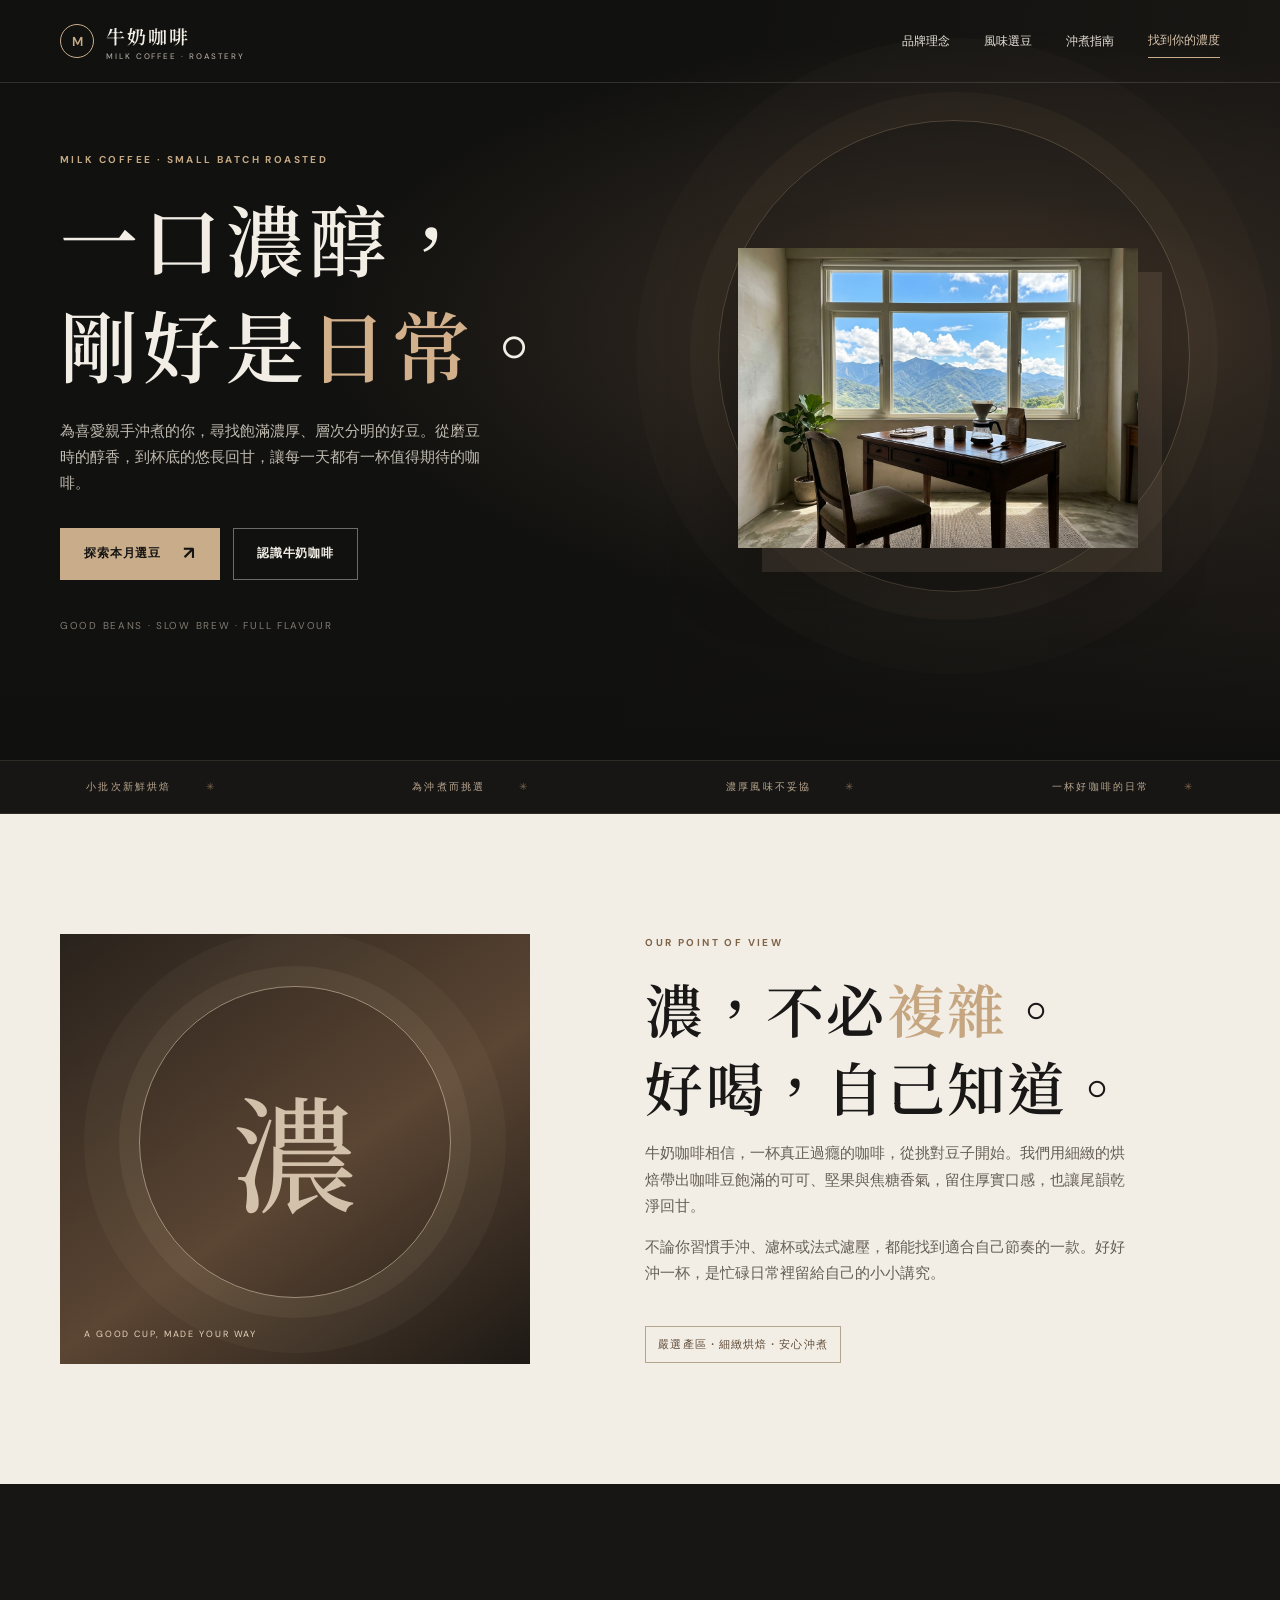
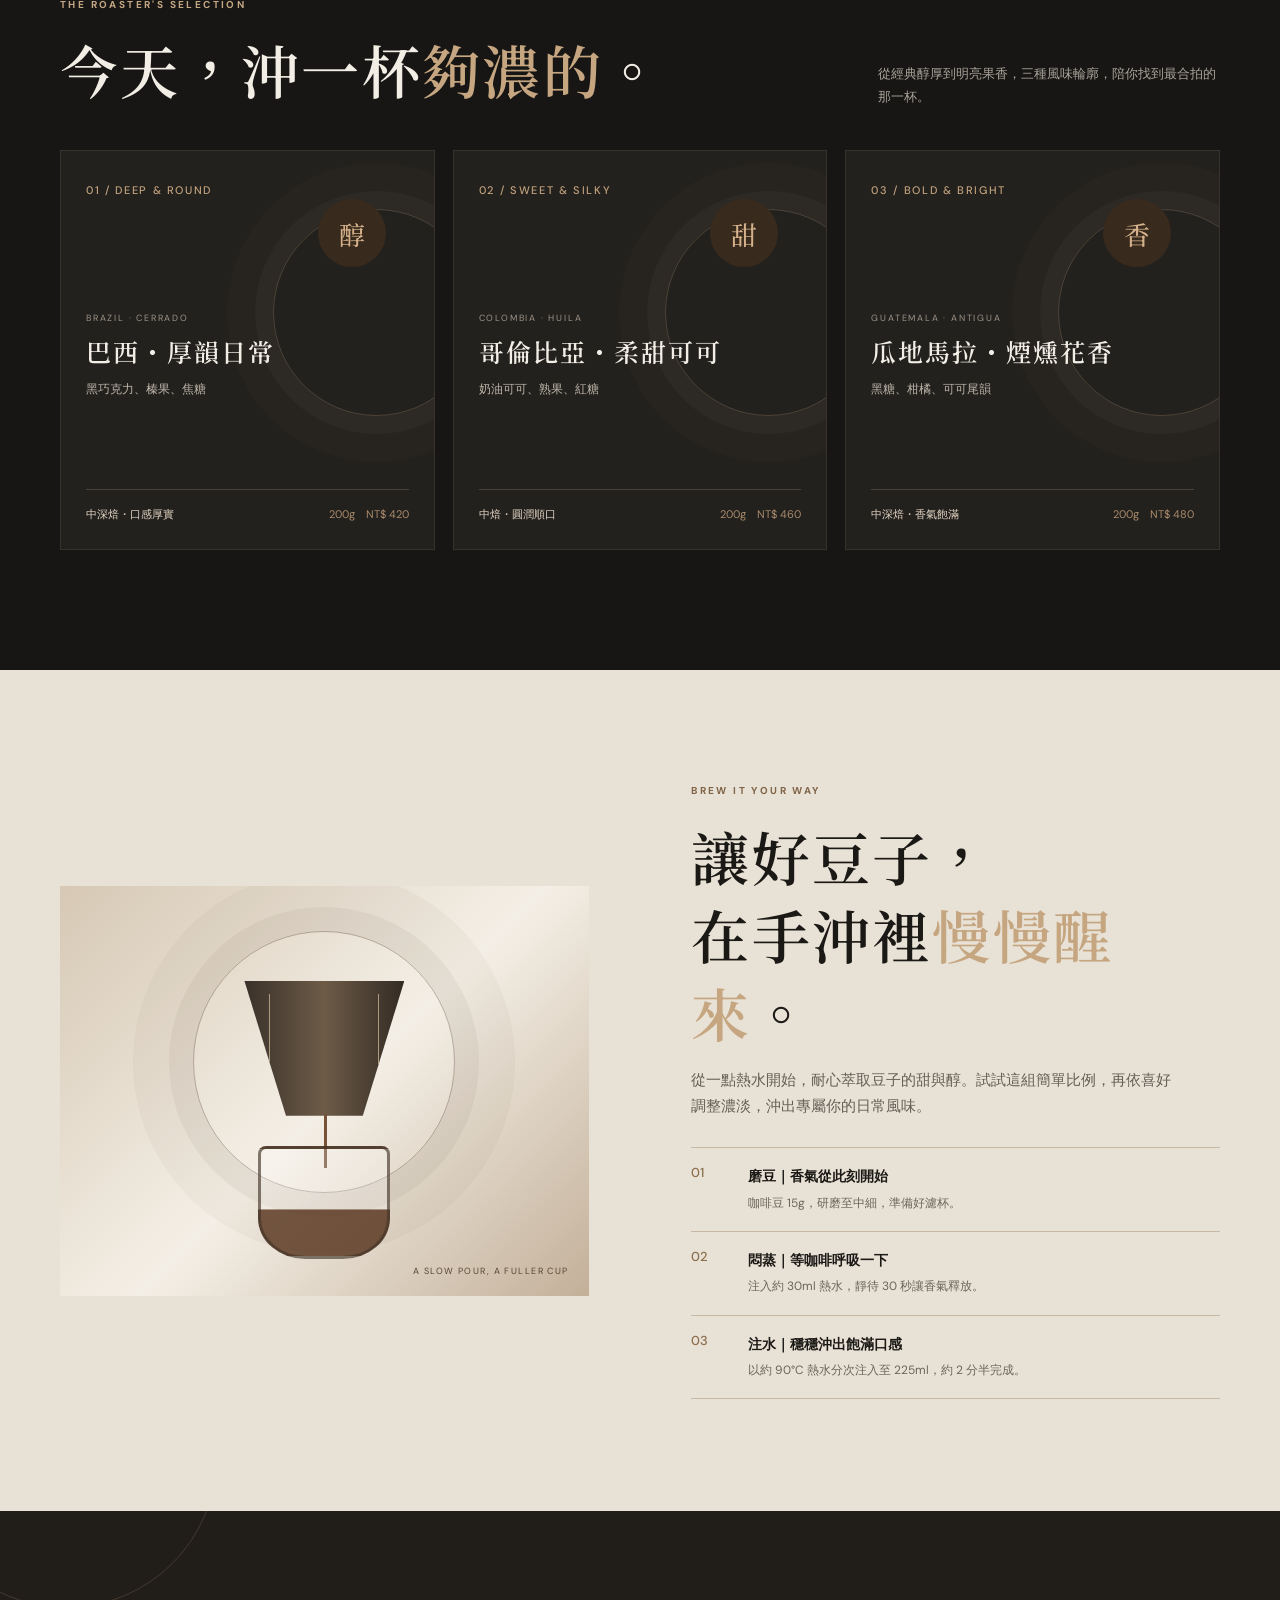
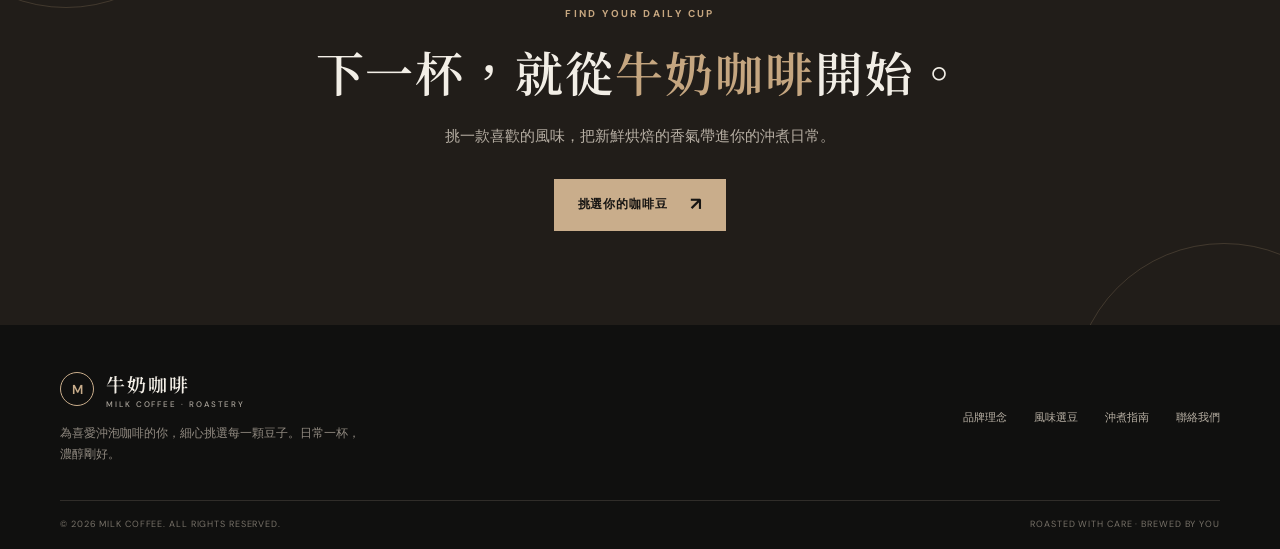
<file: onepage1/index.html>
<!doctype html>
<html lang="zh-Hant">
<head>
  <meta charset="utf-8">
  <meta name="viewport" content="width=device-width, initial-scale=1">
  <meta name="theme-color" content="#10100f">
  <meta name="description" content="牛奶咖啡，為喜愛沖泡咖啡的人帶來濃厚、飽滿而細緻的精品咖啡豆。">
  <title>牛奶咖啡｜濃厚有度，回甘有餘</title>
  <link rel="preconnect" href="https://fonts.googleapis.com">
  <link rel="preconnect" href="https://fonts.gstatic.com" crossorigin>
  <link href="https://fonts.googleapis.com/css2?family=DM+Sans:wght@400;500;600;700&family=Noto+Serif+TC:wght@400;500;600;700;900&display=swap" rel="stylesheet">
  <style>
    :root{--black:#10100f;--ink:#191817;--cream:#f2eee6;--paper:#e8e1d5;--milk:#f9f6ef;--brown:#775842;--muted:#aaa49b;--line:rgba(255,255,255,.16);--serif:"Noto Serif TC",serif;--sans:"DM Sans","Noto Sans TC",sans-serif}
    *{box-sizing:border-box}html{scroll-behavior:smooth}body{margin:0;background:var(--black);color:var(--cream);font:15px/1.75 var(--sans);-webkit-font-smoothing:antialiased}a{color:inherit;text-decoration:none}button,input{font:inherit}button,a{-webkit-tap-highlight-color:transparent}.wrap{width:min(1160px,calc(100% - 56px));margin:auto}.eyebrow{margin:0 0 17px;color:#c4a783;font-size:10px;font-weight:700;letter-spacing:.24em;text-transform:uppercase}.serif{font-family:var(--serif)}.section-title{margin:0;font:600 clamp(34px,5vw,58px)/1.35 var(--serif);letter-spacing:.04em}.section-copy{max-width:48ch;color:#b6b0a6}.accent{color:#c5a680}.button{display:inline-flex;align-items:center;justify-content:center;gap:22px;min-height:52px;padding:0 23px;border:1px solid #c9ad8b;background:#c9ad8b;color:#171513;font-size:12px;font-weight:700;letter-spacing:.07em;transition:.25s}.button:hover{background:#e3c8a6;border-color:#e3c8a6;transform:translateY(-2px)}.button-quiet{background:transparent;color:var(--cream);border-color:rgba(255,255,255,.38)}.button-quiet:hover{background:rgba(255,255,255,.1);border-color:#fff}.arrow{font-size:18px}
    .header{position:absolute;z-index:5;top:0;left:0;width:100%;border-bottom:1px solid rgba(255,255,255,.13)}.nav{height:82px;display:flex;align-items:center;justify-content:space-between}.brand{display:flex;align-items:center;gap:12px;font:600 19px var(--serif);letter-spacing:.1em}.brand-icon{display:grid;place-items:center;width:34px;height:34px;border:1px solid #c9ad8b;border-radius:50%;color:#c9ad8b;font:600 13px var(--sans);letter-spacing:0}.brand small{display:block;margin-top:2px;color:#aaa49b;font:500 8px var(--sans);letter-spacing:.24em}.nav-links{display:flex;align-items:center;gap:34px;color:#e7e1d8;font-size:12px}.nav-links a:not(.nav-cta):hover{color:#d3b28b}.nav-cta{border-bottom:1px solid #c9ad8b;padding:6px 0;color:#d8c4ab}.menu-toggle{display:none;border:0;background:none;color:white;font-size:25px}
    .hero{position:relative;min-height:760px;display:flex;align-items:center;overflow:hidden;background:radial-gradient(ellipse at 77% 43%,#4a392b 0,#29231d 22%,transparent 48%),linear-gradient(100deg,#11110f 0%,#11110f 50%,#1b1815 100%)}.hero:before{content:"";position:absolute;top:120px;right:7%;width:min(40vw,470px);aspect-ratio:1;border:1px solid rgba(211,181,146,.27);border-radius:50%;box-shadow:0 0 0 28px rgba(211,181,146,.035),0 0 0 82px rgba(211,181,146,.025)}.hero:after{content:"";position:absolute;inset:0;background:linear-gradient(90deg,rgba(16,16,15,.1) 35%,transparent 75%),linear-gradient(0deg,#10100f 0,transparent 19%);pointer-events:none}.hero-grid{position:relative;z-index:1;display:grid;grid-template-columns:1fr 1fr;align-items:center;gap:30px;padding:130px 0 95px}.hero-copy{max-width:560px}.hero h1{margin:0;font:600 clamp(46px,6.5vw,78px)/1.35 var(--serif);letter-spacing:.065em}.hero h1 span{color:#d1b08b}.hero-lede{max-width:43ch;margin:22px 0 31px;color:#c1bbb1;font-size:15px}.hero-actions{display:flex;flex-wrap:wrap;gap:13px}.hero-meta{margin-top:37px;color:#807a72;font-size:10px;letter-spacing:.17em}.hero-art{position:relative;height:430px;display:grid;place-items:center}.halo{position:absolute;width:330px;height:330px;border-radius:50%;background:radial-gradient(circle,rgba(176,128,79,.25),rgba(176,128,79,.06) 55%,transparent 70%)}.cup{position:relative;width:240px;height:188px;margin-top:78px;border-radius:10px 10px 45% 45% / 8px 8px 27% 27%;background:linear-gradient(110deg,#eee8dc,#bcb4a7 38%,#f2ede5 62%,#928a80);box-shadow:inset -20px -7px 28px rgba(0,0,0,.26),0 32px 60px rgba(0,0,0,.45);transform:rotate(-7deg)}.cup:before{content:"";position:absolute;left:-9px;right:-9px;top:-12px;height:25px;border:8px solid #ded8cd;border-radius:50%;background:#23170f;box-shadow:inset 0 2px 7px #080706}.cup:after{content:"";position:absolute;right:-82px;top:38px;width:103px;height:88px;border:17px solid #c9c1b5;border-left:0;border-radius:0 55% 55% 0;transform:rotate(5deg)}.cup-mark{position:absolute;z-index:1;top:66px;left:0;right:0;text-align:center;color:#39332c;font:600 18px var(--serif);letter-spacing:.2em}.coffee-beans{position:absolute;bottom:26px;left:11%;width:54px;height:35px;border-radius:50%;background:linear-gradient(140deg,#6d452c,#24160e);transform:rotate(-28deg);box-shadow:50px 18px 0 -4px #382115,105px -8px 0 -9px #69452e,264px 12px 0 -4px #332015}.coffee-beans:after{content:"";position:absolute;left:25px;top:4px;width:2px;height:27px;background:#a27852;transform:rotate(28deg)}.art-note{position:absolute;right:0;bottom:52px;color:#b9aa97;font-size:10px;letter-spacing:.12em;writing-mode:vertical-rl}
    .hero-photo{display:block;width:min(400px,100%);height:auto;aspect-ratio:4/3;object-fit:cover;box-shadow:24px 24px 0 rgba(201,173,139,.13),0 28px 60px rgba(0,0,0,.35)}
    .ticker{overflow:hidden;border-top:1px solid #312b25;border-bottom:1px solid #312b25;background:#171614}.ticker-inner{display:flex;justify-content:space-around;gap:24px;padding:17px 0;color:#b9a78f;font-size:10px;letter-spacing:.22em;white-space:nowrap}.ticker span:after{content:"✳";margin-left:34px;color:#80674d}
    .story{padding:120px 0;background:var(--cream);color:var(--ink)}.story-grid{display:grid;grid-template-columns:.9fr 1.1fr;gap:clamp(52px,9vw,130px);align-items:center}.story-art{position:relative;min-height:430px;background:linear-gradient(145deg,#29221c,#5b4533 55%,#1d1915);overflow:hidden}.story-art:before{content:"";position:absolute;width:310px;height:310px;top:52px;left:50%;transform:translateX(-50%);border:1px solid rgba(229,211,186,.55);border-radius:50%;box-shadow:0 0 0 20px rgba(229,211,186,.06),0 0 0 55px rgba(229,211,186,.04)}.story-art:after{content:"濃";position:absolute;inset:0;display:grid;place-items:center;color:rgba(236,219,196,.83);font:500 126px var(--serif)}.story-label{position:absolute;z-index:1;left:24px;bottom:21px;color:#e8d5bd;font-size:9px;letter-spacing:.21em}.story .eyebrow{color:#806448}.story .section-copy{color:#655e55}.story-tag{display:inline-flex;margin-top:24px;padding:8px 12px;border:1px solid #b5a48e;color:#604c38;font-size:11px;letter-spacing:.1em}
    .selection{padding:112px 0 120px;background:#171614}.section-head{display:flex;align-items:end;justify-content:space-between;gap:30px;margin-bottom:42px}.section-head .section-copy{max-width:38ch;margin:0;color:#a9a39a;font-size:13px}.beans-grid{display:grid;grid-template-columns:repeat(3,1fr);gap:18px}.bean-card{position:relative;min-height:400px;display:flex;flex-direction:column;justify-content:space-between;padding:25px;background:#23211e;border:1px solid #37322c;overflow:hidden;transition:transform .25s,border-color .25s}.bean-card:hover{transform:translateY(-5px);border-color:#9a7957}.bean-card:before{content:"";position:absolute;top:58px;right:-46px;width:205px;height:205px;border:1px solid rgba(199,166,128,.25);border-radius:50%;box-shadow:0 0 0 18px rgba(199,166,128,.035),0 0 0 46px rgba(199,166,128,.025)}.bean-top,.bean-bottom{position:relative;z-index:1}.bean-index{color:#c2a17c;font:500 11px var(--sans);letter-spacing:.15em}.bean-icon{position:absolute;right:23px;top:23px;display:grid;place-items:center;width:68px;height:68px;border-radius:50%;background:#392a1e;color:#d4b18a;font:500 26px var(--serif)}.bean-origin{margin:108px 0 7px;color:#9d9387;font-size:9px;letter-spacing:.2em}.bean-card h3{margin:0;font:600 25px var(--serif);letter-spacing:.08em}.bean-notes{margin:10px 0 22px;color:#bdb5a9;font-size:12px}.bean-bottom{display:flex;align-items:center;justify-content:space-between;border-top:1px solid #49423a;padding-top:15px;color:#e3d5c3;font-size:11px}.bean-bottom span:last-child{color:#a98b6b}
    .brew{padding:112px 0;background:#e8e1d5;color:#1b1916}.brew-grid{display:grid;grid-template-columns:1fr 1fr;gap:clamp(50px,8vw,110px);align-items:center}.brew .eyebrow{color:#806448}.brew .section-copy{color:#655e55}.brew-visual{position:relative;min-height:410px;overflow:hidden;background:linear-gradient(135deg,#d6c8b4,#f4efe6 52%,#c3b099)}.brew-visual:before{content:"";position:absolute;width:260px;height:260px;top:45px;left:50%;transform:translateX(-50%);border:1px solid rgba(73,52,35,.35);border-radius:50%;box-shadow:0 0 0 24px rgba(73,52,35,.06),0 0 0 60px rgba(73,52,35,.04)}.brew-dripper{position:absolute;top:95px;left:50%;width:160px;height:135px;transform:translateX(-50%);clip-path:polygon(0 0,100% 0,74% 100%,26% 100%);background:linear-gradient(90deg,#39312a,#6d5b47,#332b24)}.brew-dripper:after{content:"";position:absolute;inset:13px 25px 0;border-left:1px solid #ad9a80;border-right:1px solid #ad9a80}.brew-stream{position:absolute;top:228px;left:50%;width:3px;height:54px;background:#775239}.brew-carafe{position:absolute;bottom:37px;left:50%;width:132px;height:113px;transform:translateX(-50%);border:3px solid rgba(67,52,39,.65);border-radius:8px 8px 36% 36%;background:linear-gradient(0deg,rgba(83,48,25,.8) 0 43%,rgba(255,255,255,.24) 44%)}.brew-caption{position:absolute;right:20px;bottom:16px;color:#574633;font-size:9px;letter-spacing:.16em}.steps{display:grid;gap:0;margin:28px 0 0;padding:0;list-style:none}.steps li{display:grid;grid-template-columns:45px 1fr;gap:12px;padding:16px 0;border-top:1px solid #c7b9a5}.steps li:last-child{border-bottom:1px solid #c7b9a5}.step-no{color:#8b6e4d;font:500 13px var(--sans)}.steps b{display:block;font-size:14px}.steps span span{color:#6d645a;font-size:12px}
    .cta{position:relative;padding:94px 0;background:#211d19;text-align:center;overflow:hidden}.cta:before,.cta:after{content:"";position:absolute;width:300px;height:300px;border:1px solid rgba(200,168,130,.2);border-radius:50%}.cta:before{top:-205px;left:-85px}.cta:after{right:-95px;bottom:-220px}.cta .wrap{position:relative}.cta .eyebrow{color:#c7a780}.cta .section-title{font-size:clamp(32px,4vw,48px)}.cta p:not(.eyebrow){max-width:48ch;margin:18px auto 26px;color:#b6aea3}.cta a{margin-top:4px}footer{background:#10100f}.footer-main{display:flex;justify-content:space-between;gap:30px;padding:45px 0 35px}.footer-note{max-width:38ch;margin:14px 0 0;color:#918a81;font-size:12px}.footer-links{display:flex;gap:27px;align-items:center;color:#b8b0a4;font-size:11px}.footer-links a:hover{color:#d0ad83}.footer-bottom{display:flex;justify-content:space-between;gap:20px;padding:16px 0;border-top:1px solid #302d29;color:#777168;font-size:9px;letter-spacing:.1em}.reveal{opacity:0;transform:translateY(18px);transition:opacity .7s ease,transform .7s ease}.reveal.visible{opacity:1;transform:none}
    @media(max-width:800px){.wrap{width:min(100% - 40px,1160px)}.nav{height:70px}.menu-toggle{display:block}.nav-links{position:absolute;top:70px;left:0;right:0;display:grid;gap:0;max-height:0;overflow:hidden;background:#171614;transition:max-height .25s}.nav-links.open{max-height:260px;border-bottom:1px solid #413a32}.nav-links a{padding:13px 22px;border-top:1px solid #302d29}.nav-cta{border:0!important}.hero{min-height:780px}.hero-grid{grid-template-columns:1fr;padding-top:130px;padding-bottom:80px}.hero-art{height:320px;margin-top:-16px}.hero:before{top:420px;right:18%;width:320px}.cup{transform:scale(.78) rotate(-7deg);margin-top:35px}.art-note{right:7%;bottom:30px}.story-grid,.brew-grid{grid-template-columns:1fr}.story-art{min-height:340px}.section-head{display:block}.section-head .section-copy{margin-top:14px}.beans-grid{grid-template-columns:1fr 1fr}.bean-card:last-child{grid-column:span 2;min-height:340px}.brew-visual{min-height:360px}.footer-main{display:block}.footer-links{margin-top:25px;flex-wrap:wrap}}
    @media(max-width:540px){.wrap{width:calc(100% - 34px)}.hero{min-height:720px}.hero-grid{padding-top:119px;padding-bottom:65px}.hero h1{font-size:44px}.hero-lede{font-size:13px}.hero-art{height:270px}.hero:before{top:435px;right:8%;width:260px}.cup{transform:scale(.65) rotate(-7deg);margin-top:12px}.coffee-beans{left:4%;bottom:13px;transform:scale(.7) rotate(-28deg);transform-origin:left bottom}.ticker-inner{justify-content:flex-start}.story,.selection,.brew{padding:76px 0}.story-art{min-height:290px}.story-art:before{width:220px;height:220px;top:35px}.story-art:after{font-size:100px}.beans-grid{grid-template-columns:1fr}.bean-card,.bean-card:last-child{grid-column:auto;min-height:350px}.bean-origin{margin-top:90px}.brew-visual{min-height:320px}.cta{padding:74px 0}.footer-links{gap:15px}.footer-bottom{display:block}.footer-bottom span{display:block}.footer-bottom span+span{margin-top:7px}}
    @media(prefers-reduced-motion:reduce){html{scroll-behavior:auto}*,*:before,*:after{transition-duration:.01ms!important}.reveal{opacity:1;transform:none}}
  </style>
</head>
<body>
  <header class="header" id="top"><nav class="nav wrap" aria-label="主要導覽">
    <a class="brand" href="#top" aria-label="牛奶咖啡首頁"><span class="brand-icon">M</span><span>牛奶咖啡<small>MILK COFFEE · ROASTERY</small></span></a>
    <button class="menu-toggle" type="button" aria-label="開啟導覽選單" aria-expanded="false" aria-controls="navLinks">☰</button>
    <div class="nav-links" id="navLinks"><a href="#story">品牌理念</a><a href="#beans">風味選豆</a><a href="#brew">沖煮指南</a><a class="nav-cta" href="#contact">找到你的濃度</a></div>
  </nav></header>
  <main>
    <section class="hero" aria-labelledby="heroTitle"><div class="hero-grid wrap"><div class="hero-copy reveal">
      <p class="eyebrow">MILK COFFEE · SMALL BATCH ROASTED</p>
      <h1 id="heroTitle">一口濃醇，<br>剛好是<span>日常</span>。</h1>
      <p class="hero-lede">為喜愛親手沖煮的你，尋找飽滿濃厚、層次分明的好豆。從磨豆時的醇香，到杯底的悠長回甘，讓每一天都有一杯值得期待的咖啡。</p>
      <div class="hero-actions"><a class="button" href="#beans">探索本月選豆 <span class="arrow">↗</span></a><a class="button button-quiet" href="#story">認識牛奶咖啡</a></div>
      <p class="hero-meta">GOOD BEANS · SLOW BREW · FULL FLAVOUR</p>
    </div><div class="hero-art"><img class="hero-photo" src="images/hero.jpg" width="400" height="300" alt="?????????????????"></div></div></section>
    <div class="ticker" aria-label="品牌特色"><div class="ticker-inner"><span>小批次新鮮烘焙</span><span>為沖煮而挑選</span><span>濃厚風味不妥協</span><span>一杯好咖啡的日常</span></div></div>
    <section class="story" id="story"><div class="story-grid wrap"><div class="story-art reveal" role="img" aria-label="以深色與暖棕色呈現濃厚咖啡風味"><span class="story-label">A GOOD CUP, MADE YOUR WAY</span></div><div class="reveal"><p class="eyebrow">OUR POINT OF VIEW</p><h2 class="section-title">濃，不必<span class="accent">複雜</span>。<br>好喝，自己知道。</h2><p class="section-copy">牛奶咖啡相信，一杯真正過癮的咖啡，從挑對豆子開始。我們用細緻的烘焙帶出咖啡豆飽滿的可可、堅果與焦糖香氣，留住厚實口感，也讓尾韻乾淨回甘。</p><p class="section-copy">不論你習慣手沖、濾杯或法式濾壓，都能找到適合自己節奏的一款。好好沖一杯，是忙碌日常裡留給自己的小小講究。</p><span class="story-tag">嚴選產區・細緻烘焙・安心沖煮</span></div></div></section>
    <section class="selection" id="beans"><div class="wrap"><div class="section-head reveal"><div><p class="eyebrow">THE ROASTER'S SELECTION</p><h2 class="section-title">今天，沖一杯<span class="accent">夠濃的</span>。</h2></div><p class="section-copy">從經典醇厚到明亮果香，三種風味輪廓，陪你找到最合拍的那一杯。</p></div><div class="beans-grid">
      <article class="bean-card reveal"><div class="bean-top"><span class="bean-index">01 / DEEP & ROUND</span><span class="bean-icon">醇</span><p class="bean-origin">BRAZIL · CERRADO</p><h3>巴西・厚韻日常</h3><p class="bean-notes">黑巧克力、榛果、焦糖</p></div><div class="bean-bottom"><span>中深焙・口感厚實</span><span>200g　NT$ 420</span></div></article>
      <article class="bean-card reveal"><div class="bean-top"><span class="bean-index">02 / SWEET & SILKY</span><span class="bean-icon">甜</span><p class="bean-origin">COLOMBIA · HUILA</p><h3>哥倫比亞・柔甜可可</h3><p class="bean-notes">奶油可可、熟果、紅糖</p></div><div class="bean-bottom"><span>中焙・圓潤順口</span><span>200g　NT$ 460</span></div></article>
      <article class="bean-card reveal"><div class="bean-top"><span class="bean-index">03 / BOLD & BRIGHT</span><span class="bean-icon">香</span><p class="bean-origin">GUATEMALA · ANTIGUA</p><h3>瓜地馬拉・煙燻花香</h3><p class="bean-notes">黑糖、柑橘、可可尾韻</p></div><div class="bean-bottom"><span>中深焙・香氣飽滿</span><span>200g　NT$ 480</span></div></article>
    </div></div></section>
    <section class="brew" id="brew"><div class="brew-grid wrap"><div class="brew-visual reveal" role="img" aria-label="手沖咖啡器具與咖啡壺的插畫"><div class="brew-dripper"></div><div class="brew-stream"></div><div class="brew-carafe"></div><span class="brew-caption">A SLOW POUR, A FULLER CUP</span></div><div class="reveal"><p class="eyebrow">BREW IT YOUR WAY</p><h2 class="section-title">讓好豆子，<br>在手沖裡<span class="accent">慢慢醒來</span>。</h2><p class="section-copy">從一點熱水開始，耐心萃取豆子的甜與醇。試試這組簡單比例，再依喜好調整濃淡，沖出專屬你的日常風味。</p><ol class="steps"><li><span class="step-no">01</span><span><b>磨豆｜香氣從此刻開始</b><span>咖啡豆 15g，研磨至中細，準備好濾杯。</span></span></li><li><span class="step-no">02</span><span><b>悶蒸｜等咖啡呼吸一下</b><span>注入約 30ml 熱水，靜待 30 秒讓香氣釋放。</span></span></li><li><span class="step-no">03</span><span><b>注水｜穩穩沖出飽滿口感</b><span>以約 90°C 熱水分次注入至 225ml，約 2 分半完成。</span></span></li></ol></div></div></section>
    <section class="cta" id="contact"><div class="wrap reveal"><p class="eyebrow">FIND YOUR DAILY CUP</p><h2 class="section-title">下一杯，就從<span class="accent">牛奶咖啡</span>開始。</h2><p>挑一款喜歡的風味，把新鮮烘焙的香氣帶進你的沖煮日常。</p><a class="button" href="#beans">挑選你的咖啡豆 <span class="arrow">↗</span></a></div></section>
  </main>
  <footer><div class="wrap"><div class="footer-main"><div><a class="brand" href="#top"><span class="brand-icon">M</span><span>牛奶咖啡<small>MILK COFFEE · ROASTERY</small></span></a><p class="footer-note">為喜愛沖泡咖啡的你，細心挑選每一顆豆子。日常一杯，濃醇剛好。</p></div><nav class="footer-links" aria-label="頁尾導覽"><a href="#story">品牌理念</a><a href="#beans">風味選豆</a><a href="#brew">沖煮指南</a><a href="mailto:hello@milkcoffee.tw">聯絡我們</a></nav></div><div class="footer-bottom"><span>© 2026 MILK COFFEE. ALL RIGHTS RESERVED.</span><span>ROASTED WITH CARE · BREWED BY YOU</span></div></div></footer>
  <script>
    const menuButton=document.querySelector('.menu-toggle');
    const nav=document.getElementById('navLinks');
    menuButton.addEventListener('click',()=>{const open=nav.classList.toggle('open');menuButton.setAttribute('aria-expanded',String(open));menuButton.setAttribute('aria-label',open?'關閉導覽選單':'開啟導覽選單');menuButton.textContent=open?'×':'☰'});
    nav.querySelectorAll('a').forEach(link=>link.addEventListener('click',()=>{nav.classList.remove('open');menuButton.setAttribute('aria-expanded','false');menuButton.setAttribute('aria-label','開啟導覽選單');menuButton.textContent='☰'}));
    const items=document.querySelectorAll('.reveal');
    if(window.matchMedia('(prefers-reduced-motion: reduce)').matches||!('IntersectionObserver' in window)){items.forEach(item=>item.classList.add('visible'))}
    else{const observer=new IntersectionObserver(entries=>entries.forEach(entry=>{if(entry.isIntersecting){entry.target.classList.add('visible');observer.unobserve(entry.target)}}),{threshold:.12});items.forEach(item=>observer.observe(item))}
  </script>
</body>
</html>
</file>
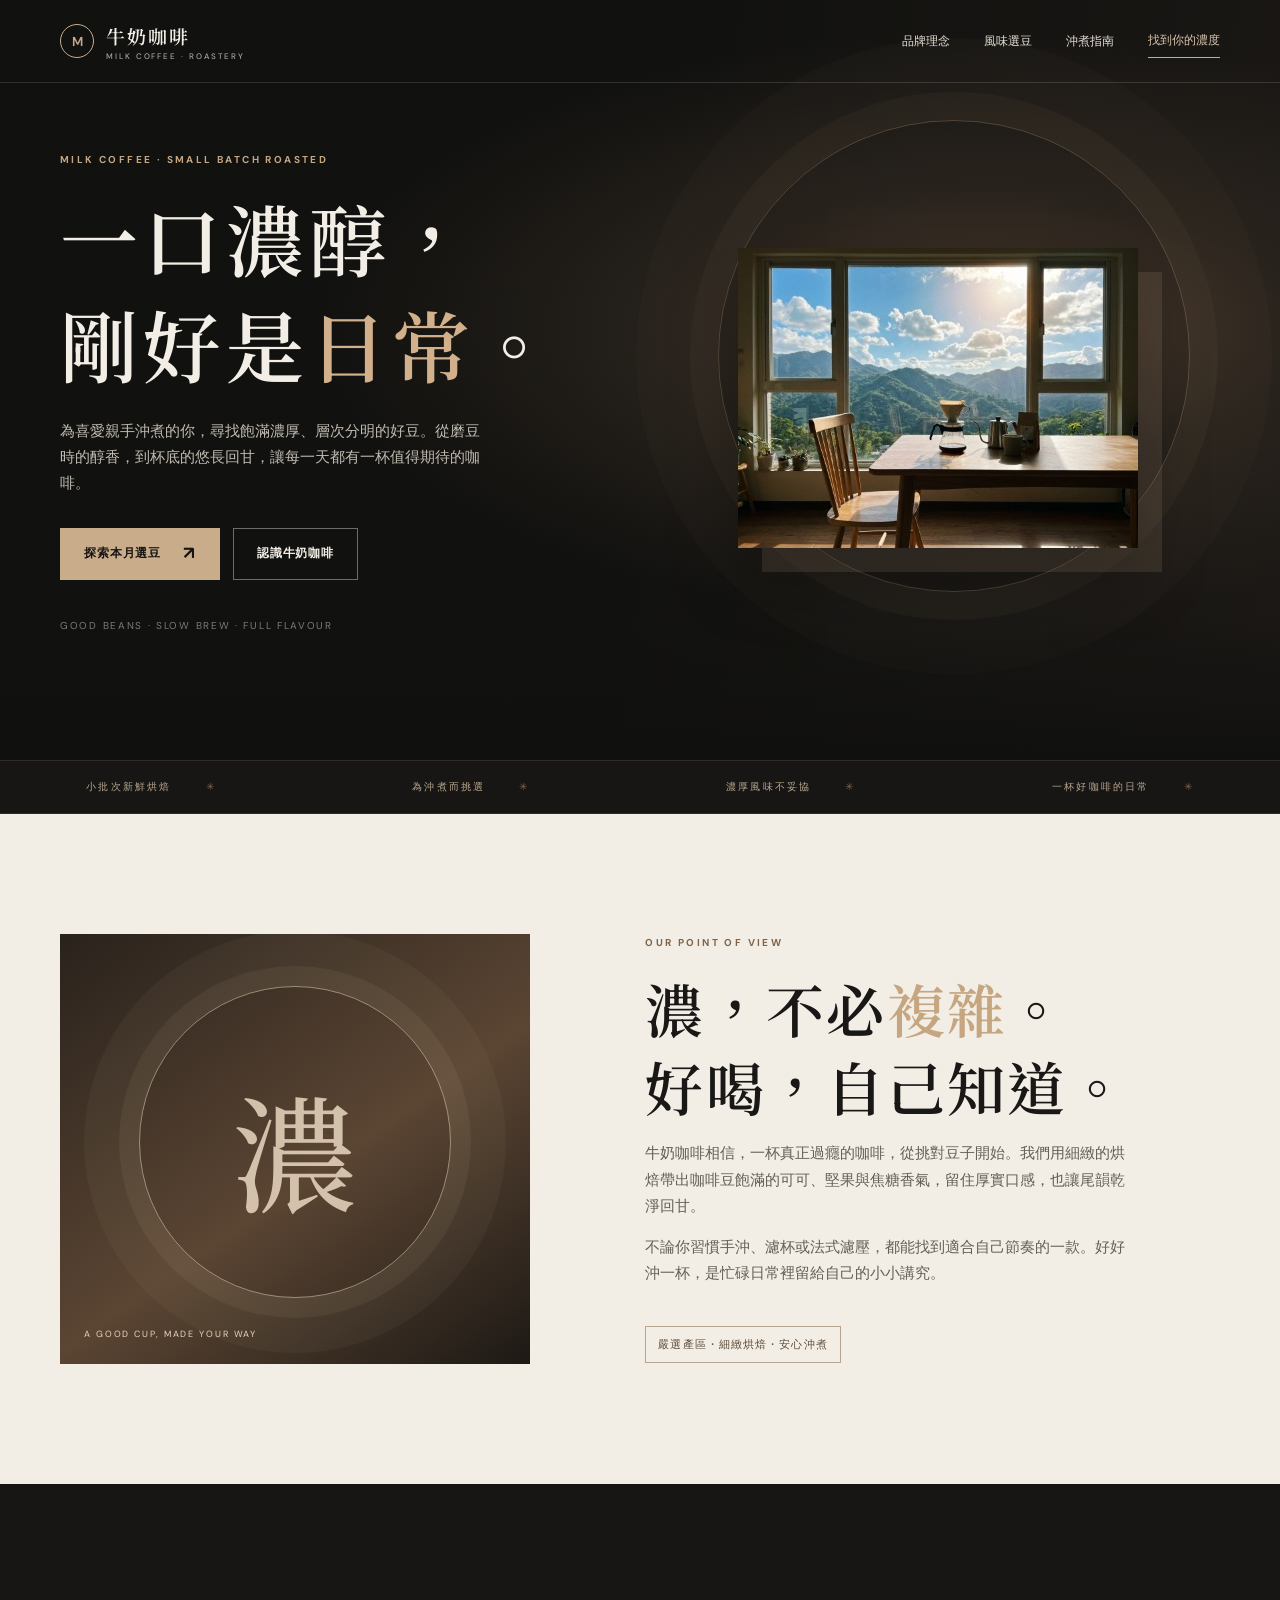
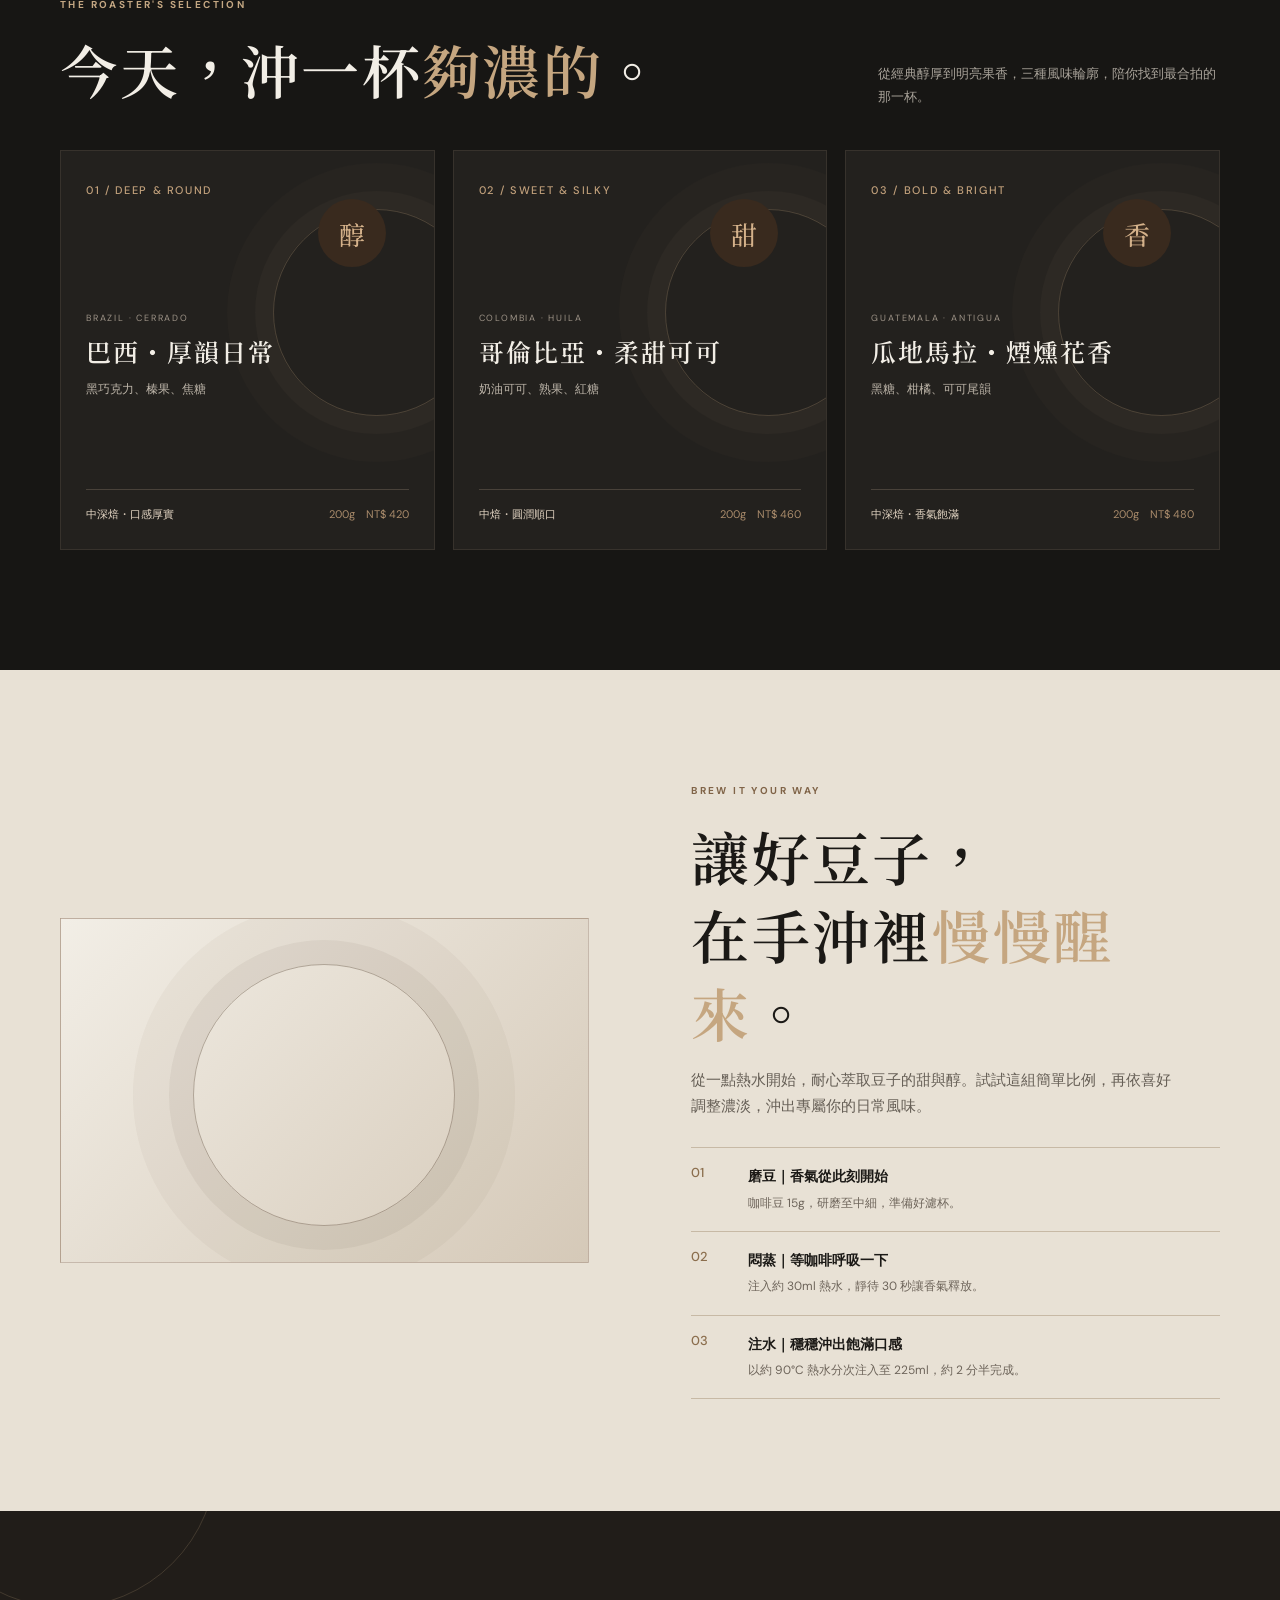
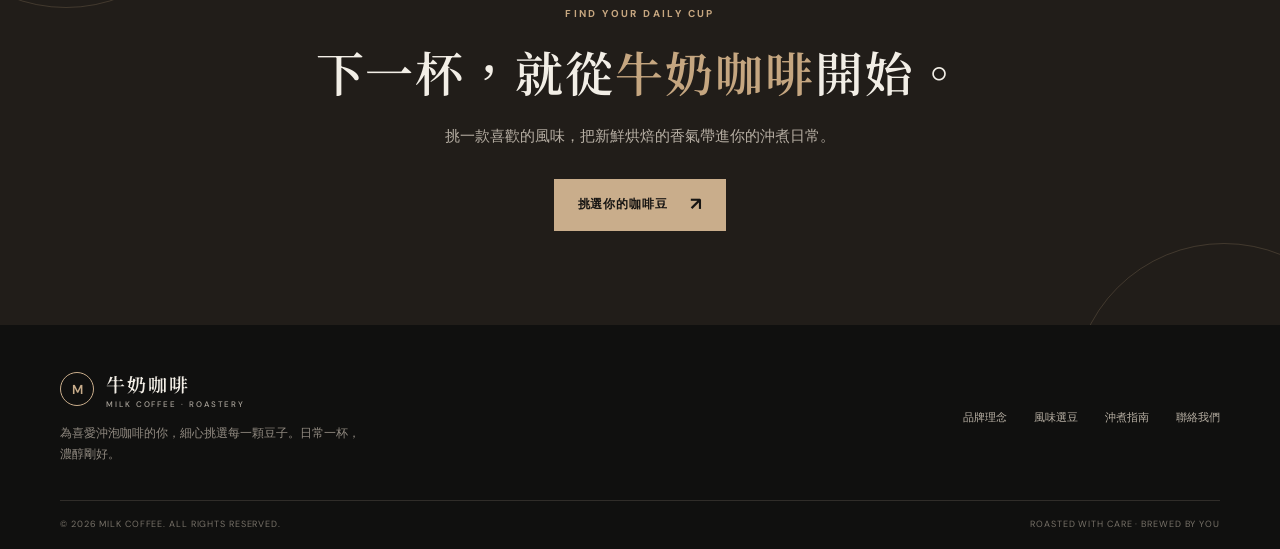
<file: onepage2/index.html>
<!doctype html>
<html lang="zh-Hant">
<head>
  <meta charset="utf-8">
  <meta name="viewport" content="width=device-width, initial-scale=1">
  <meta name="theme-color" content="#10100f">
  <meta name="description" content="牛奶咖啡，為喜愛沖泡咖啡的人帶來濃厚、飽滿而細緻的精品咖啡豆。">
  <title>牛奶咖啡｜濃厚有度，回甘有餘</title>
  <link rel="preconnect" href="https://fonts.googleapis.com">
  <link rel="preconnect" href="https://fonts.gstatic.com" crossorigin>
  <link href="https://fonts.googleapis.com/css2?family=DM+Sans:wght@400;500;600;700&family=Noto+Serif+TC:wght@400;500;600;700;900&display=swap" rel="stylesheet">
  <style>
    :root{--black:#10100f;--ink:#191817;--cream:#f2eee6;--paper:#e8e1d5;--milk:#f9f6ef;--brown:#775842;--muted:#aaa49b;--line:rgba(255,255,255,.16);--serif:"Noto Serif TC",serif;--sans:"DM Sans","Noto Sans TC",sans-serif}
    *{box-sizing:border-box}html{scroll-behavior:smooth}body{margin:0;background:var(--black);color:var(--cream);font:15px/1.75 var(--sans);-webkit-font-smoothing:antialiased}a{color:inherit;text-decoration:none}button,input{font:inherit}button,a{-webkit-tap-highlight-color:transparent}.wrap{width:min(1160px,calc(100% - 56px));margin:auto}.eyebrow{margin:0 0 17px;color:#c4a783;font-size:10px;font-weight:700;letter-spacing:.24em;text-transform:uppercase}.serif{font-family:var(--serif)}.section-title{margin:0;font:600 clamp(34px,5vw,58px)/1.35 var(--serif);letter-spacing:.04em}.section-copy{max-width:48ch;color:#b6b0a6}.accent{color:#c5a680}.button{display:inline-flex;align-items:center;justify-content:center;gap:22px;min-height:52px;padding:0 23px;border:1px solid #c9ad8b;background:#c9ad8b;color:#171513;font-size:12px;font-weight:700;letter-spacing:.07em;transition:.25s}.button:hover{background:#e3c8a6;border-color:#e3c8a6;transform:translateY(-2px)}.button-quiet{background:transparent;color:var(--cream);border-color:rgba(255,255,255,.38)}.button-quiet:hover{background:rgba(255,255,255,.1);border-color:#fff}.arrow{font-size:18px}
    .header{position:absolute;z-index:5;top:0;left:0;width:100%;border-bottom:1px solid rgba(255,255,255,.13)}.nav{height:82px;display:flex;align-items:center;justify-content:space-between}.brand{display:flex;align-items:center;gap:12px;font:600 19px var(--serif);letter-spacing:.1em}.brand-icon{display:grid;place-items:center;width:34px;height:34px;border:1px solid #c9ad8b;border-radius:50%;color:#c9ad8b;font:600 13px var(--sans);letter-spacing:0}.brand small{display:block;margin-top:2px;color:#aaa49b;font:500 8px var(--sans);letter-spacing:.24em}.nav-links{display:flex;align-items:center;gap:34px;color:#e7e1d8;font-size:12px}.nav-links a:not(.nav-cta):hover{color:#d3b28b}.nav-cta{border-bottom:1px solid #c9ad8b;padding:6px 0;color:#d8c4ab}.menu-toggle{display:none;border:0;background:none;color:white;font-size:25px}
    .hero{position:relative;min-height:760px;display:flex;align-items:center;overflow:hidden;background:radial-gradient(ellipse at 77% 43%,#4a392b 0,#29231d 22%,transparent 48%),linear-gradient(100deg,#11110f 0%,#11110f 50%,#1b1815 100%)}.hero:before{content:"";position:absolute;top:120px;right:7%;width:min(40vw,470px);aspect-ratio:1;border:1px solid rgba(211,181,146,.27);border-radius:50%;box-shadow:0 0 0 28px rgba(211,181,146,.035),0 0 0 82px rgba(211,181,146,.025)}.hero:after{content:"";position:absolute;inset:0;background:linear-gradient(90deg,rgba(16,16,15,.1) 35%,transparent 75%),linear-gradient(0deg,#10100f 0,transparent 19%);pointer-events:none}.hero-grid{position:relative;z-index:1;display:grid;grid-template-columns:1fr 1fr;align-items:center;gap:30px;padding:130px 0 95px}.hero-copy{max-width:560px}.hero h1{margin:0;font:600 clamp(46px,6.5vw,78px)/1.35 var(--serif);letter-spacing:.065em}.hero h1 span{color:#d1b08b}.hero-lede{max-width:43ch;margin:22px 0 31px;color:#c1bbb1;font-size:15px}.hero-actions{display:flex;flex-wrap:wrap;gap:13px}.hero-meta{margin-top:37px;color:#807a72;font-size:10px;letter-spacing:.17em}.hero-art{position:relative;height:430px;display:grid;place-items:center}.halo{position:absolute;width:330px;height:330px;border-radius:50%;background:radial-gradient(circle,rgba(176,128,79,.25),rgba(176,128,79,.06) 55%,transparent 70%)}.cup{position:relative;width:240px;height:188px;margin-top:78px;border-radius:10px 10px 45% 45% / 8px 8px 27% 27%;background:linear-gradient(110deg,#eee8dc,#bcb4a7 38%,#f2ede5 62%,#928a80);box-shadow:inset -20px -7px 28px rgba(0,0,0,.26),0 32px 60px rgba(0,0,0,.45);transform:rotate(-7deg)}.cup:before{content:"";position:absolute;left:-9px;right:-9px;top:-12px;height:25px;border:8px solid #ded8cd;border-radius:50%;background:#23170f;box-shadow:inset 0 2px 7px #080706}.cup:after{content:"";position:absolute;right:-82px;top:38px;width:103px;height:88px;border:17px solid #c9c1b5;border-left:0;border-radius:0 55% 55% 0;transform:rotate(5deg)}.cup-mark{position:absolute;z-index:1;top:66px;left:0;right:0;text-align:center;color:#39332c;font:600 18px var(--serif);letter-spacing:.2em}.coffee-beans{position:absolute;bottom:26px;left:11%;width:54px;height:35px;border-radius:50%;background:linear-gradient(140deg,#6d452c,#24160e);transform:rotate(-28deg);box-shadow:50px 18px 0 -4px #382115,105px -8px 0 -9px #69452e,264px 12px 0 -4px #332015}.coffee-beans:after{content:"";position:absolute;left:25px;top:4px;width:2px;height:27px;background:#a27852;transform:rotate(28deg)}.art-note{position:absolute;right:0;bottom:52px;color:#b9aa97;font-size:10px;letter-spacing:.12em;writing-mode:vertical-rl}
    .hero-photo{display:block;width:min(400px,100%);height:auto;aspect-ratio:4/3;object-fit:cover;box-shadow:24px 24px 0 rgba(201,173,139,.13),0 28px 60px rgba(0,0,0,.35)}
    .ticker{overflow:hidden;border-top:1px solid #312b25;border-bottom:1px solid #312b25;background:#171614}.ticker-inner{display:flex;justify-content:space-around;gap:24px;padding:17px 0;color:#b9a78f;font-size:10px;letter-spacing:.22em;white-space:nowrap}.ticker span:after{content:"✳";margin-left:34px;color:#80674d}
    .story{padding:120px 0;background:var(--cream);color:var(--ink)}.story-grid{display:grid;grid-template-columns:.9fr 1.1fr;gap:clamp(52px,9vw,130px);align-items:center}.story-art{position:relative;min-height:430px;background:linear-gradient(145deg,#29221c,#5b4533 55%,#1d1915);overflow:hidden}.story-art:before{content:"";position:absolute;width:310px;height:310px;top:52px;left:50%;transform:translateX(-50%);border:1px solid rgba(229,211,186,.55);border-radius:50%;box-shadow:0 0 0 20px rgba(229,211,186,.06),0 0 0 55px rgba(229,211,186,.04)}.story-art:after{content:"濃";position:absolute;inset:0;display:grid;place-items:center;color:rgba(236,219,196,.83);font:500 126px var(--serif)}.story-label{position:absolute;z-index:1;left:24px;bottom:21px;color:#e8d5bd;font-size:9px;letter-spacing:.21em}.story .eyebrow{color:#806448}.story .section-copy{color:#655e55}.story-tag{display:inline-flex;margin-top:24px;padding:8px 12px;border:1px solid #b5a48e;color:#604c38;font-size:11px;letter-spacing:.1em}
    .selection{padding:112px 0 120px;background:#171614}.section-head{display:flex;align-items:end;justify-content:space-between;gap:30px;margin-bottom:42px}.section-head .section-copy{max-width:38ch;margin:0;color:#a9a39a;font-size:13px}.beans-grid{display:grid;grid-template-columns:repeat(3,1fr);gap:18px}.bean-card{position:relative;min-height:400px;display:flex;flex-direction:column;justify-content:space-between;padding:25px;background:#23211e;border:1px solid #37322c;overflow:hidden;transition:transform .25s,border-color .25s}.bean-card:hover{transform:translateY(-5px);border-color:#9a7957}.bean-card:before{content:"";position:absolute;top:58px;right:-46px;width:205px;height:205px;border:1px solid rgba(199,166,128,.25);border-radius:50%;box-shadow:0 0 0 18px rgba(199,166,128,.035),0 0 0 46px rgba(199,166,128,.025)}.bean-top,.bean-bottom{position:relative;z-index:1}.bean-index{color:#c2a17c;font:500 11px var(--sans);letter-spacing:.15em}.bean-icon{position:absolute;right:23px;top:23px;display:grid;place-items:center;width:68px;height:68px;border-radius:50%;background:#392a1e;color:#d4b18a;font:500 26px var(--serif)}.bean-origin{margin:108px 0 7px;color:#9d9387;font-size:9px;letter-spacing:.2em}.bean-card h3{margin:0;font:600 25px var(--serif);letter-spacing:.08em}.bean-notes{margin:10px 0 22px;color:#bdb5a9;font-size:12px}.bean-bottom{display:flex;align-items:center;justify-content:space-between;border-top:1px solid #49423a;padding-top:15px;color:#e3d5c3;font-size:11px}.bean-bottom span:last-child{color:#a98b6b}
    .brew{padding:112px 0;background:#e8e1d5;color:#1b1916}.brew-grid{display:grid;grid-template-columns:1fr 1fr;gap:clamp(50px,8vw,110px);align-items:center}.brew .eyebrow{color:#806448}.brew .section-copy{color:#655e55}.brew-visual{position:relative;min-height:410px;overflow:hidden;background:linear-gradient(135deg,#d6c8b4,#f4efe6 52%,#c3b099)}.brew-visual:before{content:"";position:absolute;width:260px;height:260px;top:45px;left:50%;transform:translateX(-50%);border:1px solid rgba(73,52,35,.35);border-radius:50%;box-shadow:0 0 0 24px rgba(73,52,35,.06),0 0 0 60px rgba(73,52,35,.04)}.brew-dripper{position:absolute;top:95px;left:50%;width:160px;height:135px;transform:translateX(-50%);clip-path:polygon(0 0,100% 0,74% 100%,26% 100%);background:linear-gradient(90deg,#39312a,#6d5b47,#332b24)}.brew-dripper:after{content:"";position:absolute;inset:13px 25px 0;border-left:1px solid #ad9a80;border-right:1px solid #ad9a80}.brew-stream{position:absolute;top:228px;left:50%;width:3px;height:54px;background:#775239}.brew-carafe{position:absolute;bottom:37px;left:50%;width:132px;height:113px;transform:translateX(-50%);border:3px solid rgba(67,52,39,.65);border-radius:8px 8px 36% 36%;background:linear-gradient(0deg,rgba(83,48,25,.8) 0 43%,rgba(255,255,255,.24) 44%)}.brew-caption{position:absolute;right:20px;bottom:16px;color:#574633;font-size:9px;letter-spacing:.16em}.steps{display:grid;gap:0;margin:28px 0 0;padding:0;list-style:none}.steps li{display:grid;grid-template-columns:45px 1fr;gap:12px;padding:16px 0;border-top:1px solid #c7b9a5}.steps li:last-child{border-bottom:1px solid #c7b9a5}.step-no{color:#8b6e4d;font:500 13px var(--sans)}.steps b{display:block;font-size:14px}.steps span span{color:#6d645a;font-size:12px}
    .cta{position:relative;padding:94px 0;background:#211d19;text-align:center;overflow:hidden}.cta:before,.cta:after{content:"";position:absolute;width:300px;height:300px;border:1px solid rgba(200,168,130,.2);border-radius:50%}.cta:before{top:-205px;left:-85px}.cta:after{right:-95px;bottom:-220px}.cta .wrap{position:relative}.cta .eyebrow{color:#c7a780}.cta .section-title{font-size:clamp(32px,4vw,48px)}.cta p:not(.eyebrow){max-width:48ch;margin:18px auto 26px;color:#b6aea3}.cta a{margin-top:4px}footer{background:#10100f}.footer-main{display:flex;justify-content:space-between;gap:30px;padding:45px 0 35px}.footer-note{max-width:38ch;margin:14px 0 0;color:#918a81;font-size:12px}.footer-links{display:flex;gap:27px;align-items:center;color:#b8b0a4;font-size:11px}.footer-links a:hover{color:#d0ad83}.footer-bottom{display:flex;justify-content:space-between;gap:20px;padding:16px 0;border-top:1px solid #302d29;color:#777168;font-size:9px;letter-spacing:.1em}.reveal{opacity:0;transform:translateY(18px);transition:opacity .7s ease,transform .7s ease}.reveal.visible{opacity:1;transform:none}
    @media(max-width:800px){.wrap{width:min(100% - 40px,1160px)}.nav{height:70px}.menu-toggle{display:block}.nav-links{position:absolute;top:70px;left:0;right:0;display:grid;gap:0;max-height:0;overflow:hidden;background:#171614;transition:max-height .25s}.nav-links.open{max-height:260px;border-bottom:1px solid #413a32}.nav-links a{padding:13px 22px;border-top:1px solid #302d29}.nav-cta{border:0!important}.hero{min-height:780px}.hero-grid{grid-template-columns:1fr;padding-top:130px;padding-bottom:80px}.hero-art{height:320px;margin-top:-16px}.hero:before{top:420px;right:18%;width:320px}.cup{transform:scale(.78) rotate(-7deg);margin-top:35px}.art-note{right:7%;bottom:30px}.story-grid,.brew-grid{grid-template-columns:1fr}.story-art{min-height:340px}.section-head{display:block}.section-head .section-copy{margin-top:14px}.beans-grid{grid-template-columns:1fr 1fr}.bean-card:last-child{grid-column:span 2;min-height:340px}.brew-visual{min-height:360px}.footer-main{display:block}.footer-links{margin-top:25px;flex-wrap:wrap}}
    @media(max-width:540px){.wrap{width:calc(100% - 34px)}.hero{min-height:720px}.hero-grid{padding-top:119px;padding-bottom:65px}.hero h1{font-size:44px}.hero-lede{font-size:13px}.hero-art{height:270px}.hero:before{top:435px;right:8%;width:260px}.cup{transform:scale(.65) rotate(-7deg);margin-top:12px}.coffee-beans{left:4%;bottom:13px;transform:scale(.7) rotate(-28deg);transform-origin:left bottom}.ticker-inner{justify-content:flex-start}.story,.selection,.brew{padding:76px 0}.story-art{min-height:290px}.story-art:before{width:220px;height:220px;top:35px}.story-art:after{font-size:100px}.beans-grid{grid-template-columns:1fr}.bean-card,.bean-card:last-child{grid-column:auto;min-height:350px}.bean-origin{margin-top:90px}.brew-visual{min-height:320px}.brew-visual.video-embed{min-height:0}.brew-iframe{height:auto;aspect-ratio:16/9}.cta{padding:74px 0}.footer-links{gap:15px}.footer-bottom{display:block}.footer-bottom span{display:block}.footer-bottom span+span{margin-top:7px}}
    @media(prefers-reduced-motion:reduce){html{scroll-behavior:auto}*,*:before,*:after{transition-duration:.01ms!important}.reveal{opacity:1;transform:none}}
    .brew-visual.video-embed{min-height:0;height:auto;padding:14px;background:linear-gradient(135deg,#f2eee6,#d5c9b8);border:1px solid rgba(119,88,66,.35)}.brew-iframe{display:block;width:560px;height:315px;max-width:100%;border:0}
  </style>
</head>
<body>
  <header class="header" id="top"><nav class="nav wrap" aria-label="主要導覽">
    <a class="brand" href="#top" aria-label="牛奶咖啡首頁"><span class="brand-icon">M</span><span>牛奶咖啡<small>MILK COFFEE · ROASTERY</small></span></a>
    <button class="menu-toggle" type="button" aria-label="開啟導覽選單" aria-expanded="false" aria-controls="navLinks">☰</button>
    <div class="nav-links" id="navLinks"><a href="#story">品牌理念</a><a href="#beans">風味選豆</a><a href="#brew">沖煮指南</a><a class="nav-cta" href="#contact">找到你的濃度</a></div>
  </nav></header>
  <main>
    <section class="hero" aria-labelledby="heroTitle"><div class="hero-grid wrap"><div class="hero-copy reveal">
      <p class="eyebrow">MILK COFFEE · SMALL BATCH ROASTED</p>
      <h1 id="heroTitle">一口濃醇，<br>剛好是<span>日常</span>。</h1>
      <p class="hero-lede">為喜愛親手沖煮的你，尋找飽滿濃厚、層次分明的好豆。從磨豆時的醇香，到杯底的悠長回甘，讓每一天都有一杯值得期待的咖啡。</p>
      <div class="hero-actions"><a class="button" href="#beans">探索本月選豆 <span class="arrow">↗</span></a><a class="button button-quiet" href="#story">認識牛奶咖啡</a></div>
      <p class="hero-meta">GOOD BEANS · SLOW BREW · FULL FLAVOUR</p>
    </div><div class="hero-art reveal"><img class="hero-photo" src="images/hero.jpg" width="400" height="300" alt="牛奶咖啡主視覺圖，呈現一杯濃醇咖啡"></div></div></section>
    <div class="ticker" aria-label="品牌特色"><div class="ticker-inner"><span>小批次新鮮烘焙</span><span>為沖煮而挑選</span><span>濃厚風味不妥協</span><span>一杯好咖啡的日常</span></div></div>
    <section class="story" id="story"><div class="story-grid wrap"><div class="story-art reveal" role="img" aria-label="以深色與暖棕色呈現濃厚咖啡風味"><span class="story-label">A GOOD CUP, MADE YOUR WAY</span></div><div class="reveal"><p class="eyebrow">OUR POINT OF VIEW</p><h2 class="section-title">濃，不必<span class="accent">複雜</span>。<br>好喝，自己知道。</h2><p class="section-copy">牛奶咖啡相信，一杯真正過癮的咖啡，從挑對豆子開始。我們用細緻的烘焙帶出咖啡豆飽滿的可可、堅果與焦糖香氣，留住厚實口感，也讓尾韻乾淨回甘。</p><p class="section-copy">不論你習慣手沖、濾杯或法式濾壓，都能找到適合自己節奏的一款。好好沖一杯，是忙碌日常裡留給自己的小小講究。</p><span class="story-tag">嚴選產區・細緻烘焙・安心沖煮</span></div></div></section>
    <section class="selection" id="beans"><div class="wrap"><div class="section-head reveal"><div><p class="eyebrow">THE ROASTER'S SELECTION</p><h2 class="section-title">今天，沖一杯<span class="accent">夠濃的</span>。</h2></div><p class="section-copy">從經典醇厚到明亮果香，三種風味輪廓，陪你找到最合拍的那一杯。</p></div><div class="beans-grid">
      <article class="bean-card reveal"><div class="bean-top"><span class="bean-index">01 / DEEP & ROUND</span><span class="bean-icon">醇</span><p class="bean-origin">BRAZIL · CERRADO</p><h3>巴西・厚韻日常</h3><p class="bean-notes">黑巧克力、榛果、焦糖</p></div><div class="bean-bottom"><span>中深焙・口感厚實</span><span>200g　NT$ 420</span></div></article>
      <article class="bean-card reveal"><div class="bean-top"><span class="bean-index">02 / SWEET & SILKY</span><span class="bean-icon">甜</span><p class="bean-origin">COLOMBIA · HUILA</p><h3>哥倫比亞・柔甜可可</h3><p class="bean-notes">奶油可可、熟果、紅糖</p></div><div class="bean-bottom"><span>中焙・圓潤順口</span><span>200g　NT$ 460</span></div></article>
      <article class="bean-card reveal"><div class="bean-top"><span class="bean-index">03 / BOLD & BRIGHT</span><span class="bean-icon">香</span><p class="bean-origin">GUATEMALA · ANTIGUA</p><h3>瓜地馬拉・煙燻花香</h3><p class="bean-notes">黑糖、柑橘、可可尾韻</p></div><div class="bean-bottom"><span>中深焙・香氣飽滿</span><span>200g　NT$ 480</span></div></article>
    </div></div></section>
    <section class="brew" id="brew"><div class="brew-grid wrap"><div class="brew-visual video-embed reveal"><iframe class="brew-iframe" width="560" height="315" src="https://www.youtube.com/embed/hMOYa4EBntI" title="Milk Coffee brewing video" loading="lazy" allow="accelerometer; autoplay; clipboard-write; encrypted-media; gyroscope; picture-in-picture; web-share" allowfullscreen></iframe></div><div class="reveal"><p class="eyebrow">BREW IT YOUR WAY</p><h2 class="section-title">讓好豆子，<br>在手沖裡<span class="accent">慢慢醒來</span>。</h2><p class="section-copy">從一點熱水開始，耐心萃取豆子的甜與醇。試試這組簡單比例，再依喜好調整濃淡，沖出專屬你的日常風味。</p><ol class="steps"><li><span class="step-no">01</span><span><b>磨豆｜香氣從此刻開始</b><span>咖啡豆 15g，研磨至中細，準備好濾杯。</span></span></li><li><span class="step-no">02</span><span><b>悶蒸｜等咖啡呼吸一下</b><span>注入約 30ml 熱水，靜待 30 秒讓香氣釋放。</span></span></li><li><span class="step-no">03</span><span><b>注水｜穩穩沖出飽滿口感</b><span>以約 90°C 熱水分次注入至 225ml，約 2 分半完成。</span></span></li></ol></div></div></section>
    <section class="cta" id="contact"><div class="wrap reveal"><p class="eyebrow">FIND YOUR DAILY CUP</p><h2 class="section-title">下一杯，就從<span class="accent">牛奶咖啡</span>開始。</h2><p>挑一款喜歡的風味，把新鮮烘焙的香氣帶進你的沖煮日常。</p><a class="button" href="#beans">挑選你的咖啡豆 <span class="arrow">↗</span></a></div></section>
  </main>
  <footer><div class="wrap"><div class="footer-main"><div><a class="brand" href="#top"><span class="brand-icon">M</span><span>牛奶咖啡<small>MILK COFFEE · ROASTERY</small></span></a><p class="footer-note">為喜愛沖泡咖啡的你，細心挑選每一顆豆子。日常一杯，濃醇剛好。</p></div><nav class="footer-links" aria-label="頁尾導覽"><a href="#story">品牌理念</a><a href="#beans">風味選豆</a><a href="#brew">沖煮指南</a><a href="mailto:hello@milkcoffee.tw">聯絡我們</a></nav></div><div class="footer-bottom"><span>© 2026 MILK COFFEE. ALL RIGHTS RESERVED.</span><span>ROASTED WITH CARE · BREWED BY YOU</span></div></div></footer>
  <script>
    const menuButton=document.querySelector('.menu-toggle');
    const nav=document.getElementById('navLinks');
    menuButton.addEventListener('click',()=>{const open=nav.classList.toggle('open');menuButton.setAttribute('aria-expanded',String(open));menuButton.setAttribute('aria-label',open?'關閉導覽選單':'開啟導覽選單');menuButton.textContent=open?'×':'☰'});
    nav.querySelectorAll('a').forEach(link=>link.addEventListener('click',()=>{nav.classList.remove('open');menuButton.setAttribute('aria-expanded','false');menuButton.setAttribute('aria-label','開啟導覽選單');menuButton.textContent='☰'}));
    const items=document.querySelectorAll('.reveal');
    if(window.matchMedia('(prefers-reduced-motion: reduce)').matches||!('IntersectionObserver' in window)){items.forEach(item=>item.classList.add('visible'))}
    else{const observer=new IntersectionObserver(entries=>entries.forEach(entry=>{if(entry.isIntersecting){entry.target.classList.add('visible');observer.unobserve(entry.target)}}),{threshold:.12});items.forEach(item=>observer.observe(item))}
  </script>
</body>
</html>
</file>
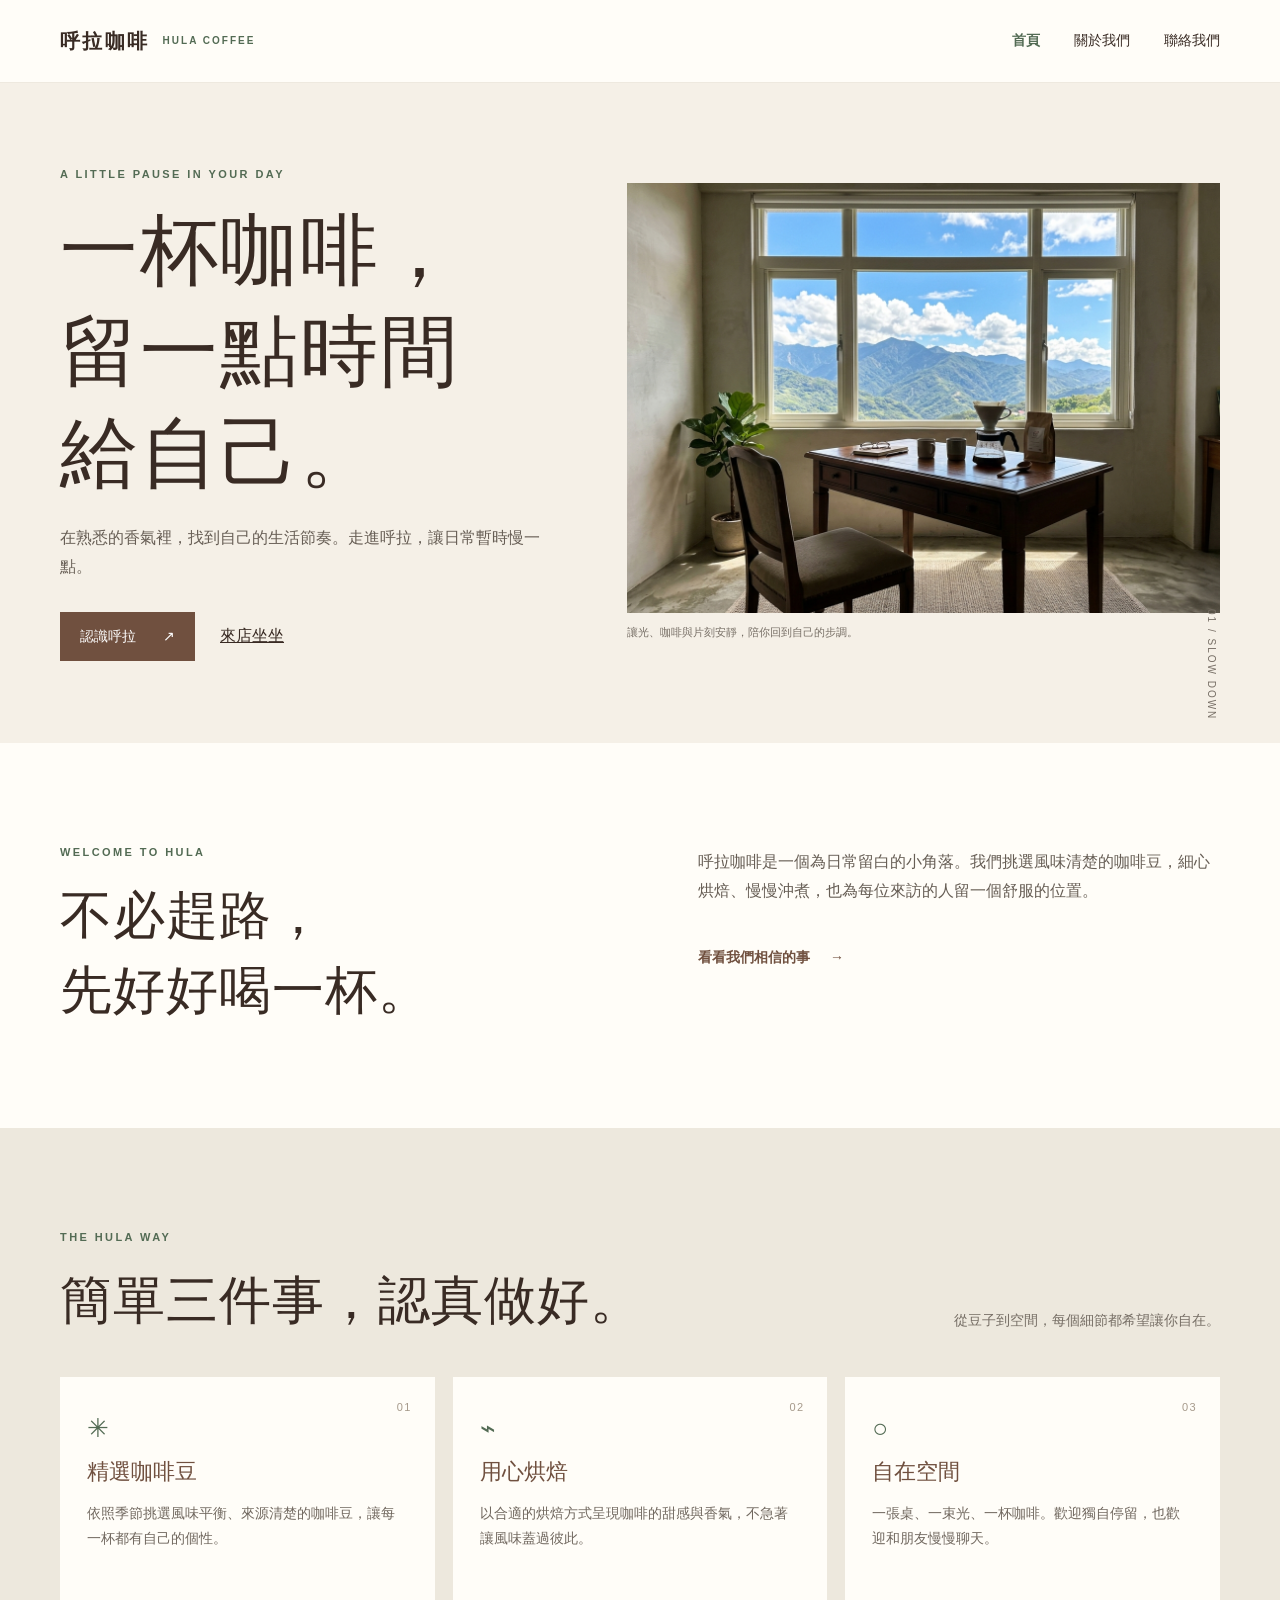
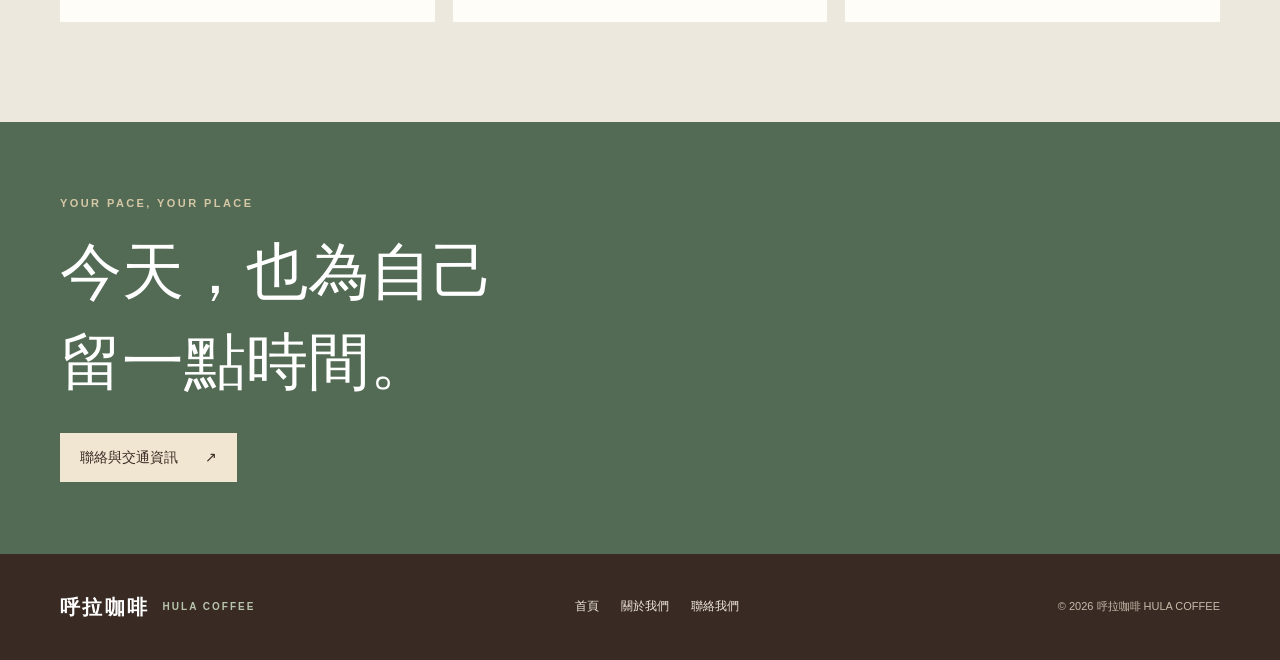
<file: pages/index.html>
﻿<!doctype html>
<html lang="zh-Hant"><head><meta charset="utf-8"><meta name="viewport" content="width=device-width, initial-scale=1"><meta name="description" content="呼拉咖啡，讓咖啡陪你慢下來。在熟悉的香氣裡，找到自己的生活節奏。"><title>呼拉咖啡｜讓咖啡，陪你慢下來</title><link rel="stylesheet" href="assets/css/site.css"></head>
<body><header class="site-header"><div class="container header-inner"><a class="brand" href="index.html" aria-label="呼拉咖啡首頁">呼拉咖啡 <span>HULA COFFEE</span></a><button class="menu-toggle" type="button" aria-label="開啟導覽選單" aria-expanded="false" aria-controls="site-nav"><span></span><span></span></button><nav class="site-nav" id="site-nav" aria-label="主要導覽"><a href="index.html" aria-current="page">首頁</a><a href="about.html">關於我們</a><a href="contact.html">聯絡我們</a></nav></div></header>
<main><section class="hero"><div class="container hero-grid"><div class="hero-copy"><p class="eyebrow">A LITTLE PAUSE IN YOUR DAY</p><h1>一杯咖啡，<br>留一點時間<br>給自己。</h1><p class="lead">在熟悉的香氣裡，找到自己的生活節奏。走進呼拉，讓日常暫時慢一點。</p><div class="button-row"><a class="button" href="about.html">認識呼拉 <span aria-hidden="true">↗</span></a><a class="text-link" href="contact.html">來店坐坐</a></div></div><figure class="hero-photo"><img src="../onepage1/images/hero.jpg" alt="窗邊咖啡桌與手沖器具，窗外是青綠山景"><figcaption>讓光、咖啡與片刻安靜，陪你回到自己的步調。</figcaption></figure><span class="hero-number" aria-hidden="true">01 / SLOW DOWN</span></div></section>
<section class="section intro-section"><div class="container two-col"><div><p class="eyebrow">WELCOME TO HULA</p><h2>不必趕路，<br>先好好喝一杯。</h2></div><div><p class="lead">呼拉咖啡是一個為日常留白的小角落。我們挑選風味清楚的咖啡豆，細心烘焙、慢慢沖煮，也為每位來訪的人留一個舒服的位置。</p><a class="arrow-link" href="about.html">看看我們相信的事 <span aria-hidden="true">→</span></a></div></div></section>
<section class="section features"><div class="container"><div class="section-heading"><div><p class="eyebrow">THE HULA WAY</p><h2>簡單三件事，認真做好。</h2></div><p>從豆子到空間，每個細節都希望讓你自在。</p></div><div class="feature-grid"><article class="feature-card"><span class="feature-no">01</span><span class="feature-icon" aria-hidden="true">✳</span><h3>精選咖啡豆</h3><p>依照季節挑選風味平衡、來源清楚的咖啡豆，讓每一杯都有自己的個性。</p></article><article class="feature-card"><span class="feature-no">02</span><span class="feature-icon" aria-hidden="true">⌁</span><h3>用心烘焙</h3><p>以合適的烘焙方式呈現咖啡的甜感與香氣，不急著讓風味蓋過彼此。</p></article><article class="feature-card"><span class="feature-no">03</span><span class="feature-icon" aria-hidden="true">○</span><h3>自在空間</h3><p>一張桌、一束光、一杯咖啡。歡迎獨自停留，也歡迎和朋友慢慢聊天。</p></article></div></div></section>
<section class="closing"><div class="container"><p class="eyebrow">YOUR PACE, YOUR PLACE</p><h2>今天，也為自己<br>留一點時間。</h2><a class="button button-light" href="contact.html">聯絡與交通資訊 <span aria-hidden="true">↗</span></a></div></section></main>
<footer class="site-footer"><div class="container footer-inner"><a class="brand brand-light" href="index.html">呼拉咖啡 <span>HULA COFFEE</span></a><nav class="footer-nav" aria-label="頁尾導覽"><a href="index.html">首頁</a><a href="about.html">關於我們</a><a href="contact.html">聯絡我們</a></nav><small>© 2026 呼拉咖啡 HULA COFFEE</small></div></footer><script src="assets/js/site.js" defer></script></body></html>
</file>
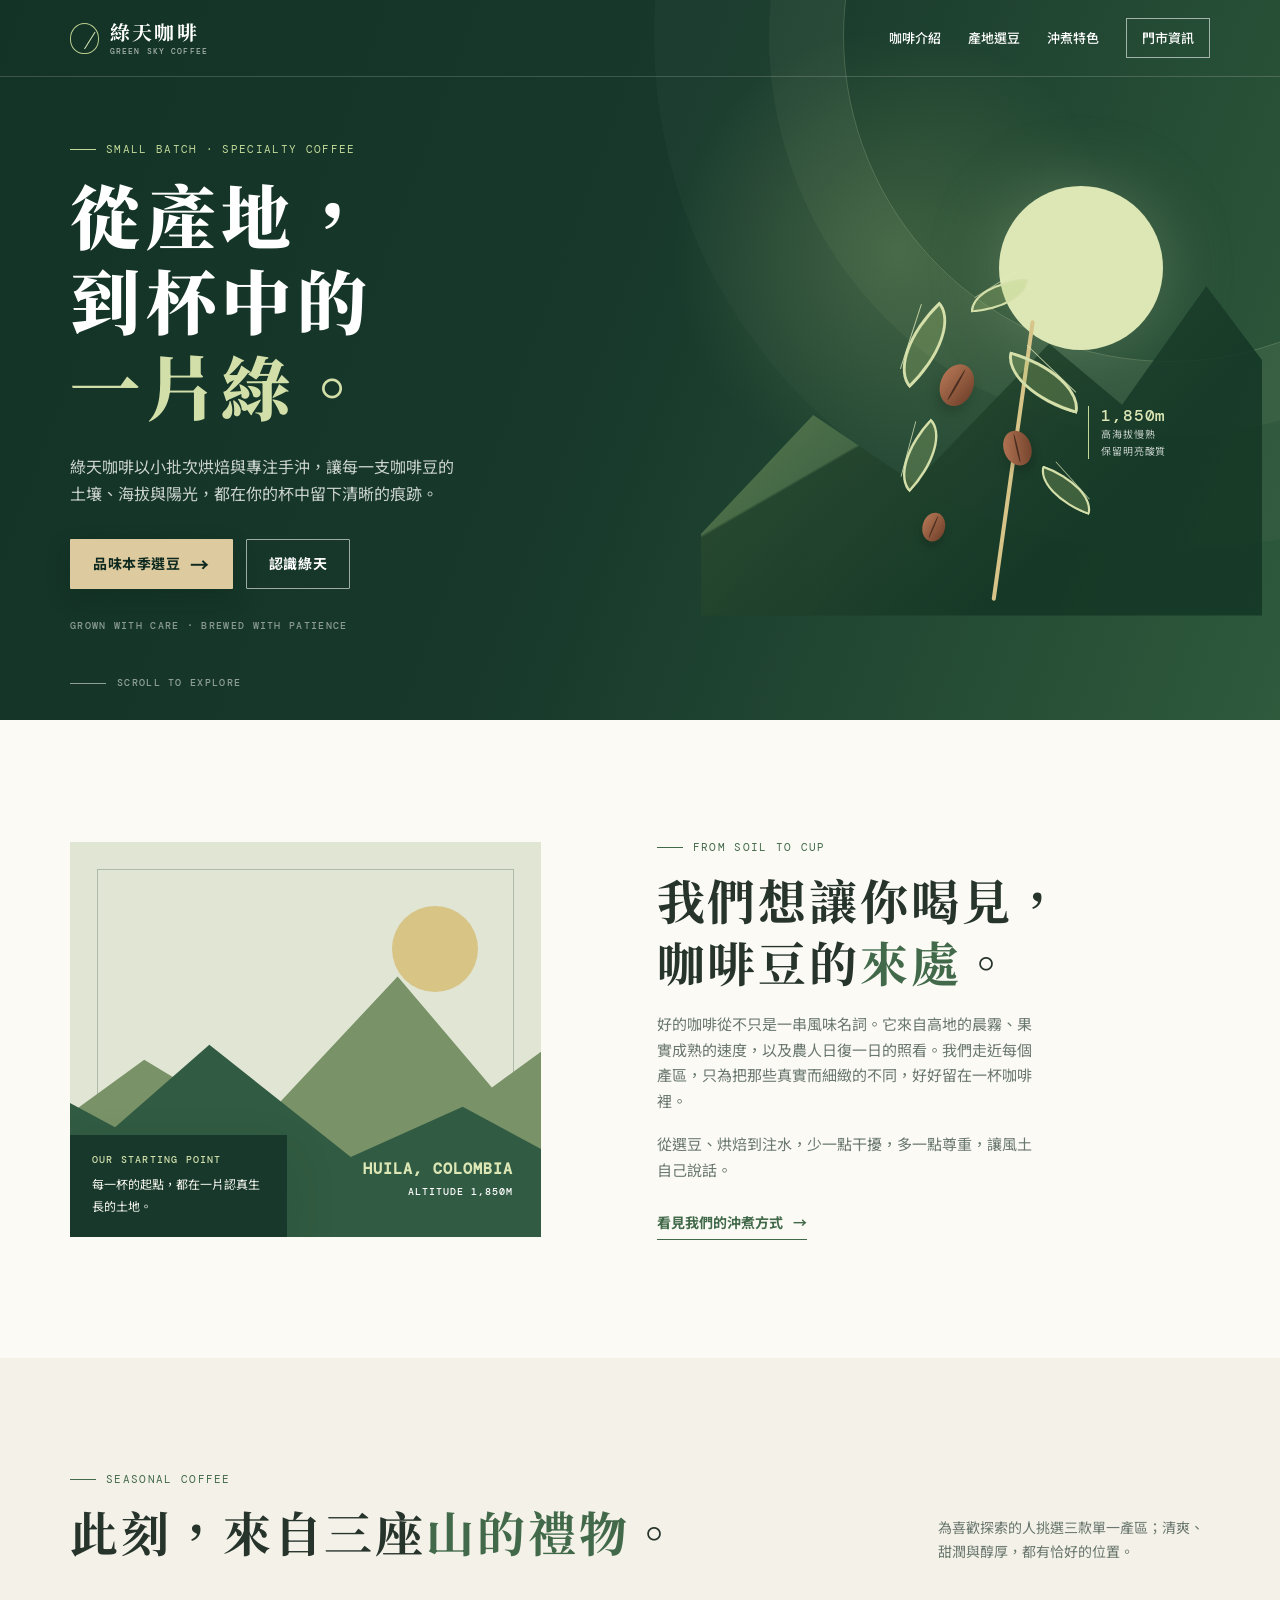
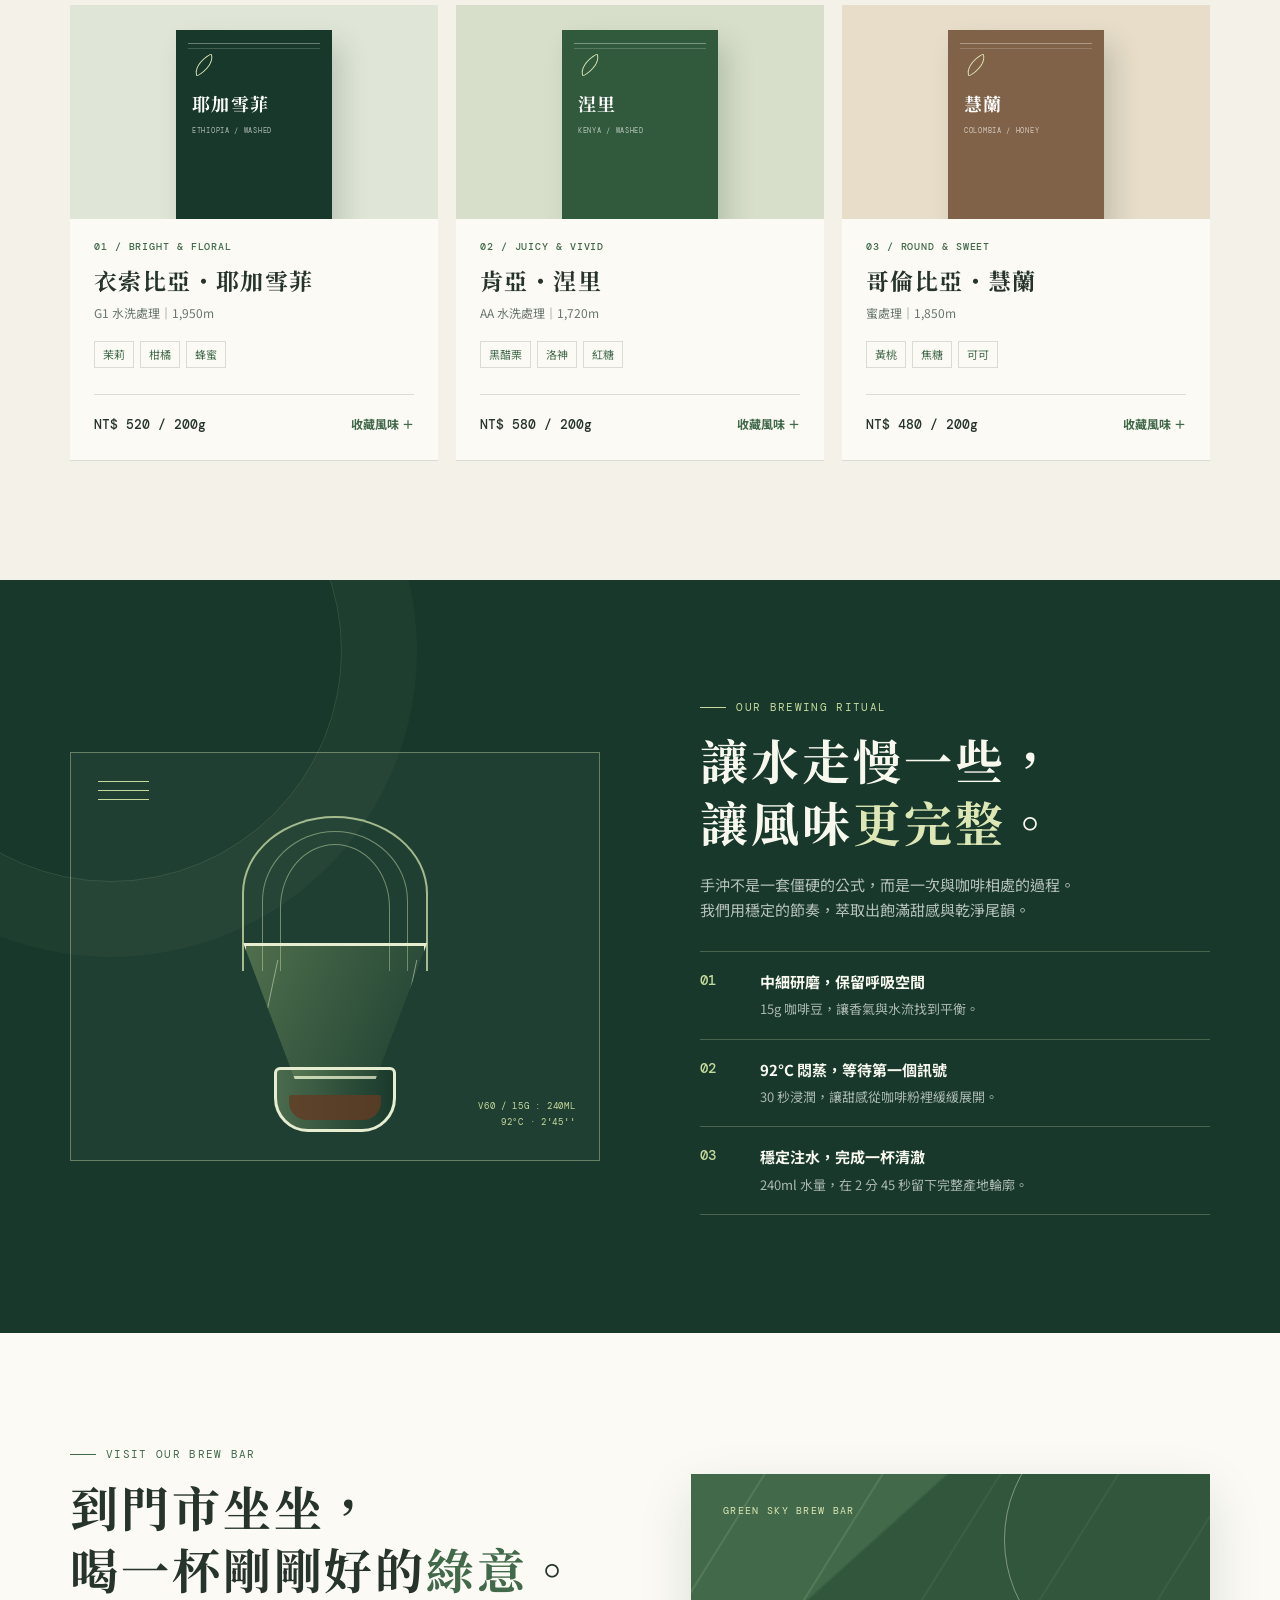
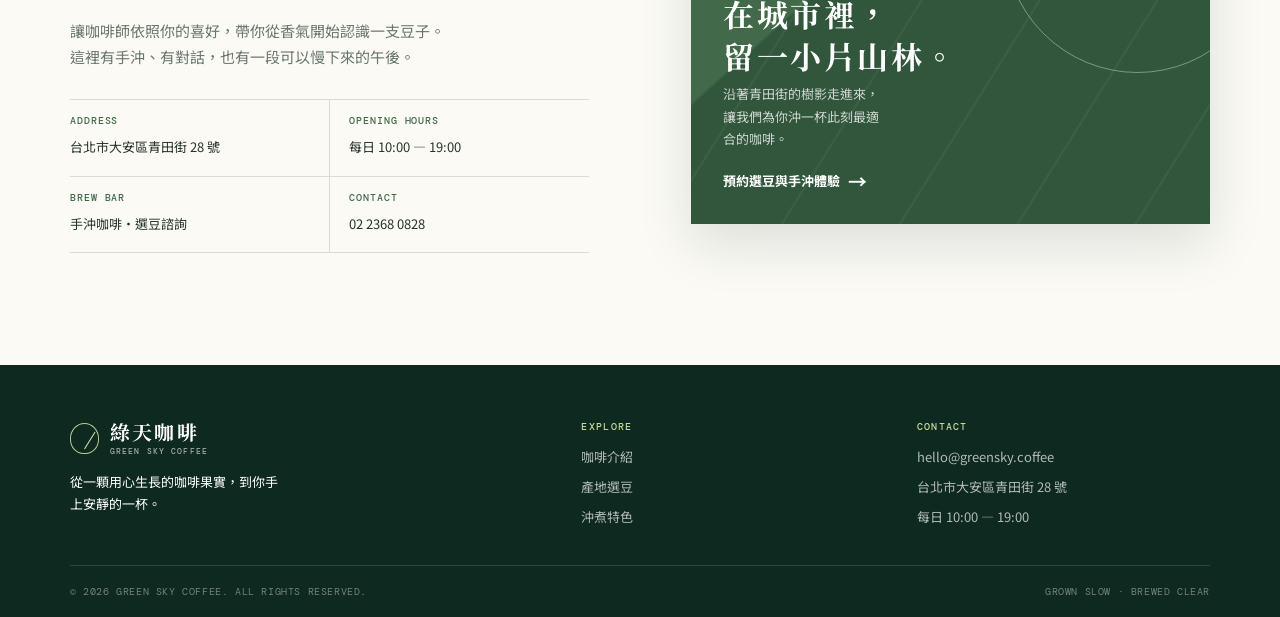
<file: refined/index.html>
<!DOCTYPE html>
<html lang="zh-Hant">
<head>
  <meta charset="UTF-8">
  <meta name="viewport" content="width=device-width, initial-scale=1.0">
  <meta name="description" content="綠天咖啡以小批次烘焙與手沖，讓每一支精品咖啡豆的產地風土清晰抵達杯中。">
  <title>綠天咖啡｜從產地，到杯中的一片綠</title>
  <link rel="preconnect" href="https://fonts.googleapis.com">
  <link rel="preconnect" href="https://fonts.gstatic.com" crossorigin>
  <link href="https://fonts.googleapis.com/css2?family=DM+Mono:wght@400;500&family=Noto+Sans+TC:wght@400;500;600;700&family=Noto+Serif+TC:wght@500;600;700;900&display=swap" rel="stylesheet">
  <style>
    :root {
      --forest: #17382b;
      --deep-forest: #0e291f;
      --moss: #426a4a;
      --leaf: #9aaa72;
      --cream: #f4f1e8;
      --paper: #fbfaf5;
      --oat: #ddca9e;
      --clay: #ad7655;
      --ink: #26342b;
      --muted: #69776e;
      --line: #d9ddd1;
      --shadow: 0 20px 50px rgba(18, 45, 32, .13);
    }

    * { box-sizing: border-box; }
    html { scroll-behavior: smooth; }
    body { margin: 0; background: var(--cream); color: var(--ink); font-family: "Noto Sans TC", sans-serif; line-height: 1.7; -webkit-font-smoothing: antialiased; }
    a { color: inherit; text-decoration: none; }
    button, input { font: inherit; }
    button { cursor: pointer; }
    .container { width: min(1140px, calc(100% - 52px)); margin: 0 auto; }
    .sr-only { position: absolute; width: 1px; height: 1px; overflow: hidden; clip: rect(0,0,0,0); white-space: nowrap; }
    .eyebrow { display: flex; align-items: center; gap: 10px; margin: 0 0 12px; color: var(--moss); font-family: "DM Mono", monospace; font-size: 11px; letter-spacing: .12em; }
    .eyebrow::before { content: ""; width: 26px; height: 1px; background: currentColor; }
    .title { margin: 0; font: 700 clamp(30px, 4vw, 48px)/1.3 "Noto Serif TC", serif; letter-spacing: .06em; }
    .title strong { color: var(--moss); font: inherit; }
    .copy { max-width: 48ch; margin: 18px 0 0; color: var(--muted); font-size: 15px; }
    .button { display: inline-flex; align-items: center; justify-content: center; gap: 10px; min-height: 50px; padding: 12px 22px; border: 1px solid transparent; border-radius: 1px; font-size: 14px; font-weight: 700; letter-spacing: .04em; transition: transform .2s ease, background .2s ease, color .2s ease, border-color .2s ease; }
    .button:hover { transform: translateY(-2px); }
    .button:focus-visible, a:focus-visible, button:focus-visible, input:focus-visible { outline: 3px solid #d3c66b; outline-offset: 3px; }
    .button-main { color: var(--deep-forest); background: var(--oat); box-shadow: 0 10px 24px rgba(7, 27, 18, .18); }
    .button-main:hover { background: #eddaac; }
    .button-light { border-color: rgba(255,255,255,.58); color: #fff; }
    .button-light:hover { background: rgba(255,255,255,.12); }
    .icon-arrow { font-size: 19px; line-height: 1; }

    /* Header */
    .header { position: absolute; z-index: 10; width: 100%; color: #fff; border-bottom: 1px solid rgba(255,255,255,.17); }
    .nav { display: flex; min-height: 76px; align-items: center; justify-content: space-between; }
    .brand { display: flex; align-items: center; gap: 11px; font: 700 20px/1 "Noto Serif TC", serif; letter-spacing: .11em; }
    .brand-symbol { position: relative; width: 29px; height: 31px; border: 1px solid #bbcd91; border-radius: 50% 50% 47% 47%; color: #d9e5b6; }
    .brand-symbol::before { content: ""; position: absolute; top: 5px; left: 13px; width: 1px; height: 20px; background: #d9e5b6; transform: rotate(32deg); transform-origin: bottom; }
    .brand small { display: block; margin-top: 5px; color: rgba(255,255,255,.63); font: 500 8px/1 "DM Mono", monospace; letter-spacing: .14em; }
    .nav-links { display: flex; align-items: center; gap: 27px; font-size: 13px; font-weight: 500; }
    .nav-links a { position: relative; padding: 6px 0; }
    .nav-links a:not(.nav-book)::after { content: ""; position: absolute; right: 0; bottom: 0; left: 0; height: 1px; background: var(--leaf); transform: scaleX(0); transform-origin: right; transition: transform .2s; }
    .nav-links a:not(.nav-book):hover::after { transform: scaleX(1); transform-origin: left; }
    .nav-book { padding: 8px 15px !important; border: 1px solid rgba(255,255,255,.58); }
    .nav-book:hover { color: var(--forest); background: #fff; }
    .menu-button { display: none; width: 40px; height: 40px; border: 0; color: #fff; background: transparent; font-size: 23px; }

    /* Hero */
    .hero { position: relative; min-height: 720px; overflow: hidden; color: #fff; background: var(--forest); }
    .hero::before { content: ""; position: absolute; inset: 0; background: radial-gradient(circle at 70% 35%, rgba(141,170,103,.28), transparent 22%), linear-gradient(110deg, #133326 0%, #17382b 47%, #2f5a3c 100%); }
    .hero::after { content: ""; position: absolute; top: -290px; right: -215px; width: 650px; height: 650px; border: 1px solid rgba(223,235,186,.22); border-radius: 50%; box-shadow: 0 0 0 74px rgba(223,235,186,.045), 0 0 0 189px rgba(223,235,186,.025); }
    .hero-grid { position: relative; z-index: 1; display: grid; grid-template-columns: 1.05fr .95fr; gap: 35px; align-items: center; min-height: 720px; padding: 126px 0 72px; }
    .hero .eyebrow { color: #c3d99a; }
    .hero h1 { max-width: 12ch; margin: 0; font: 900 clamp(43px, 5.5vw, 70px)/1.22 "Noto Serif TC", serif; letter-spacing: .08em; }
    .hero h1 em { color: #d2dfa9; font-style: normal; }
    .hero-lede { max-width: 43ch; margin: 26px 0 31px; color: rgba(255,255,255,.78); font-size: 16px; }
    .hero-actions { display: flex; flex-wrap: wrap; gap: 13px; }
    .hero-signature { margin: 29px 0 0; color: rgba(255,255,255,.5); font: 500 10px/1.6 "DM Mono", monospace; letter-spacing: .13em; }
    .hero-visual { position: relative; height: 453px; }
    .sun-disc { position: absolute; top: 25px; right: 9%; width: 164px; height: 164px; border-radius: 50%; background: #dce7b5; box-shadow: 0 0 72px rgba(220,231,181,.25); }
    .hill { position: absolute; right: -10%; bottom: -2px; width: 107%; height: 75%; clip-path: polygon(0 76%, 20% 41%, 38% 61%, 62% 20%, 75% 38%, 90% 3%, 100% 25%, 100% 100%, 0 100%); background: linear-gradient(136deg, #72905c, #244c36 69%); opacity: .88; }
    .hill::after { content: ""; position: absolute; inset: 0; background: linear-gradient(150deg, transparent 39%, rgba(8,38,25,.55) 39.5% 100%); }
    .coffee-plant { position: absolute; z-index: 2; right: 19%; bottom: 13px; width: 255px; height: 330px; transform: rotate(-4deg); }
    .stem { position: absolute; bottom: 0; left: 125px; width: 4px; height: 283px; border-radius: 4px; background: #d6c488; transform: rotate(12deg); transform-origin: bottom; }
    .leaf { position: absolute; width: 82px; height: 42px; border: 3px solid #d5dfa9; border-radius: 100% 0 100% 0; background: rgba(173,202,117,.26); }
    .leaf::after { content: ""; position: absolute; top: 50%; left: 4px; width: 68px; height: 1px; background: rgba(226,237,189,.78); transform: rotate(-28deg); transform-origin: left; }
    .leaf-a { top: 49px; left: 35px; transform: rotate(-40deg); }
    .leaf-b { top: 95px; right: 22px; transform: rotate(20deg) scaleX(-1); }
    .leaf-c { top: 159px; left: 23px; transform: rotate(-43deg) scale(.84); }
    .leaf-d { top: 204px; right: 7px; transform: rotate(24deg) scaleX(-1) scale(.74); }
    .leaf-e { top: 5px; right: 60px; transform: rotate(0deg) scale(.72); }
    .bean { position: absolute; z-index: 3; width: 33px; height: 43px; border-radius: 50%; background: linear-gradient(110deg, #b87957, #6d3e28); box-shadow: 0 8px 12px rgba(0,0,0,.17); }
    .bean::before { content: ""; position: absolute; top: 4px; bottom: 4px; left: 15px; width: 2px; border-radius: 50%; background: rgba(45,26,19,.72); transform: rotate(8deg); }
    .bean-1 { top: 91px; left: 89px; transform: rotate(26deg); }
    .bean-2 { top: 158px; right: 77px; transform: rotate(-17deg) scale(.83); }
    .bean-3 { top: 231px; left: 56px; transform: rotate(19deg) scale(.68); }
    .origin-tag { position: absolute; z-index: 3; top: 52%; right: -2%; width: 132px; padding-left: 12px; border-left: 1px solid #c3d99a; color: rgba(255,255,255,.76); font-size: 10px; line-height: 1.7; letter-spacing: .08em; }
    .origin-tag b { display: block; color: #dce7b5; font: 500 16px/1.2 "DM Mono", monospace; }
    .scroll-hint { position: absolute; bottom: 22px; left: max(26px, calc((100% - 1140px) / 2)); z-index: 2; display: flex; gap: 11px; align-items: center; color: rgba(255,255,255,.52); font: 500 10px/1 "DM Mono", monospace; letter-spacing: .13em; }
    .scroll-hint::before { content: ""; width: 36px; height: 1px; background: currentColor; }

    /* Story */
    .story { padding: 118px 0; background: var(--paper); }
    .story-grid { display: grid; grid-template-columns: .92fr 1.08fr; gap: clamp(46px, 9vw, 120px); align-items: center; }
    .origin-window { position: relative; min-height: 395px; overflow: hidden; background: #e0e5d4; }
    .origin-window::before { content: ""; position: absolute; inset: 27px; border: 1px solid rgba(23,56,43,.25); }
    .origin-sun { position: absolute; top: 64px; right: 63px; width: 86px; height: 86px; border-radius: 50%; background: #d8c485; }
    .origin-hill-one, .origin-hill-two { position: absolute; right: -12%; bottom: -2%; left: -13%; clip-path: polygon(0 72%, 23% 40%, 42% 62%, 66% 13%, 82% 49%, 100% 24%, 100% 100%, 0 100%); }
    .origin-hill-one { height: 78%; background: #799267; }
    .origin-hill-two { height: 58%; background: #315b42; transform: scaleX(-1); }
    .origin-label { position: absolute; z-index: 2; right: 28px; bottom: 27px; color: #fff; font: 500 10px/1.7 "DM Mono", monospace; letter-spacing: .1em; text-align: right; }
    .origin-label b { display: block; color: #dce7b5; font-size: 15px; }
    .story-note { position: absolute; z-index: 3; bottom: 0; left: 0; width: 217px; padding: 20px 22px; color: #f9f8f1; background: var(--forest); box-shadow: var(--shadow); }
    .story-note b { display: block; margin-bottom: 8px; color: #cfddaa; font: 500 10px/1 "DM Mono", monospace; letter-spacing: .12em; }
    .story-note p { margin: 0; font-size: 12px; line-height: 1.8; }
    .story-link { display: inline-flex; gap: 10px; margin-top: 29px; padding-bottom: 4px; border-bottom: 1px solid var(--moss); color: var(--moss); font-size: 14px; font-weight: 700; }

    /* Selection */
    .selection { padding: 112px 0 120px; background: var(--cream); }
    .section-head { display: flex; align-items: end; justify-content: space-between; gap: 30px; margin-bottom: 42px; }
    .section-head .copy { max-width: 34ch; margin: 0; font-size: 14px; }
    .coffee-grid { display: grid; grid-template-columns: repeat(3, 1fr); gap: 18px; }
    .coffee-card { display: flex; flex-direction: column; min-height: 455px; background: var(--paper); box-shadow: 0 1px 0 var(--line); transition: transform .25s ease, box-shadow .25s ease; }
    .coffee-card:hover { transform: translateY(-6px); box-shadow: var(--shadow); }
    .bag-visual { position: relative; height: 214px; overflow: hidden; background: #dfe6d7; }
    .coffee-card:nth-child(2) .bag-visual { background: #d7dfca; }
    .coffee-card:nth-child(3) .bag-visual { background: #e7ddc9; }
    .bag { position: absolute; right: 50%; bottom: -10px; width: 156px; height: 199px; padding: 28px 16px; color: #fff; background: var(--forest); box-shadow: 10px 14px 25px rgba(20,50,36,.17); transform: translateX(50%); }
    .coffee-card:nth-child(2) .bag { background: #315a3d; }
    .coffee-card:nth-child(3) .bag { background: #806248; }
    .bag::before { content: ""; position: absolute; top: 13px; right: 12px; left: 12px; height: 1px; background: rgba(255,255,255,.35); box-shadow: 0 5px 0 rgba(255,255,255,.18); }
    .bag .mini-leaf { display: block; width: 24px; height: 14px; margin-bottom: 19px; border: 1px solid #dce7b5; border-radius: 100% 0; transform: rotate(-28deg); }
    .bag .bag-name { position: relative; z-index: 1; font: 700 18px/1.3 "Noto Serif TC", serif; letter-spacing: .07em; }
    .bag .bag-origin { display: block; margin-top: 7px; color: rgba(255,255,255,.65); font: 400 7px/1.4 "DM Mono", monospace; letter-spacing: .1em; }
    .card-body { display: flex; flex: 1; flex-direction: column; padding: 23px 24px 22px; }
    .card-index { color: var(--moss); font: 500 10px/1 "DM Mono", monospace; letter-spacing: .09em; }
    .card-body h3 { margin: 13px 0 5px; font: 700 23px/1.4 "Noto Serif TC", serif; letter-spacing: .06em; }
    .card-origin { margin: 0; color: var(--muted); font-size: 12px; }
    .flavour { display: flex; flex-wrap: wrap; gap: 6px; margin: 18px 0 auto; }
    .flavour span { padding: 3px 8px; border: 1px solid var(--line); color: var(--moss); font-size: 11px; }
    .card-footer { display: flex; align-items: center; justify-content: space-between; gap: 12px; margin-top: 20px; padding-top: 15px; border-top: 1px solid var(--line); }
    .price { font: 500 13px/1 "DM Mono", monospace; }
    .save-button { padding: 4px 0; border: 0; color: var(--moss); background: transparent; font-size: 12px; font-weight: 700; }
    .save-button:hover { color: var(--clay); }

    /* Brew */
    .brew { position: relative; overflow: hidden; padding: 118px 0; color: #f8f8ef; background: var(--forest); }
    .brew::before { content: ""; position: absolute; top: -160px; left: -120px; width: 460px; height: 460px; border: 1px solid rgba(211,227,166,.14); border-radius: 50%; box-shadow: 0 0 0 75px rgba(211,227,166,.035); }
    .brew-grid { position: relative; z-index: 1; display: grid; grid-template-columns: 1.02fr .98fr; gap: clamp(45px, 8vw, 100px); align-items: center; }
    .brew .eyebrow { color: #c6d99c; }
    .brew .title strong { color: #dce7b5; }
    .brew .copy { color: rgba(255,255,255,.69); }
    .brew-drawing { position: relative; min-height: 409px; border: 1px solid rgba(220,231,181,.38); background: rgba(255,255,255,.035); }
    .brew-drawing::before { content: ""; position: absolute; top: 28px; left: 27px; width: 51px; height: 1px; background: #c6d99c; box-shadow: 0 9px 0 #c6d99c, 0 18px 0 #c6d99c; }
    .water-lines { position: absolute; top: 63px; left: 50%; width: 186px; height: 155px; border: 2px solid rgba(210,228,174,.75); border-bottom: 0; border-radius: 50% 50% 0 0; transform: translateX(-50%); }
    .water-lines::before, .water-lines::after { content: ""; position: absolute; top: 13px; right: 18px; bottom: 0; left: 18px; border: 1px solid rgba(210,228,174,.48); border-bottom: 0; border-radius: 50% 50% 0 0; }
    .water-lines::after { top: 26px; right: 36px; left: 36px; }
    .dripper { position: absolute; bottom: 81px; left: 50%; width: 184px; height: 136px; border: 3px solid #e6edd0; background: linear-gradient(115deg, rgba(173,203,129,.34), rgba(30,74,48,.14)); clip-path: polygon(0 0,100% 0,72% 100%,28% 100%); transform: translateX(-50%); }
    .dripper::before { content: ""; position: absolute; top: 14px; right: 19px; bottom: 0; left: 19px; border-left: 1px solid rgba(230,237,208,.5); border-right: 1px solid rgba(230,237,208,.5); transform: skewX(-12deg); }
    .server { position: absolute; bottom: 28px; left: 50%; width: 122px; height: 65px; border: 3px solid #e6edd0; border-radius: 6px 6px 34px 34px; background: linear-gradient(90deg, rgba(160,192,130,.34), rgba(9,41,27,.24)); transform: translateX(-50%); }
    .server::after { content: ""; position: absolute; right: 12px; bottom: 9px; left: 12px; height: 25px; border-radius: 2px 2px 18px 18px; background: rgba(100,59,35,.8); }
    .brew-caption { position: absolute; right: 24px; bottom: 21px; color: #c6d99c; font: 400 9px/1.8 "DM Mono", monospace; letter-spacing: .08em; text-align: right; }
    .method-list { display: grid; gap: 0; margin: 28px 0 0; padding: 0; list-style: none; }
    .method-list li { display: grid; grid-template-columns: 45px 1fr; gap: 15px; padding: 17px 0; border-top: 1px solid rgba(220,231,181,.25); }
    .method-list li:last-child { border-bottom: 1px solid rgba(220,231,181,.25); }
    .method-no { color: #c6d99c; font: 500 14px/1.7 "DM Mono", monospace; }
    .method-text b { display: block; font-size: 15px; }
    .method-text span { color: rgba(255,255,255,.64); font-size: 13px; }

    /* Visit */
    .visit { padding: 112px 0; background: var(--paper); }
    .visit-grid { display: grid; grid-template-columns: 1fr 1fr; gap: clamp(42px, 8vw, 105px); align-items: center; }
    .store-card { position: relative; min-height: 350px; overflow: hidden; color: #fff; background: var(--moss); box-shadow: var(--shadow); }
    .store-card::before { content: ""; position: absolute; inset: 0; opacity: .68; background: linear-gradient(138deg, transparent 28%, rgba(11,45,30,.46) 28.5% 100%), repeating-linear-gradient(122deg, transparent 0 61px, rgba(224,235,195,.18) 62px 63px, transparent 64px 100px); }
    .store-card::after { content: ""; position: absolute; top: -68px; right: -61px; width: 265px; height: 265px; border: 1px solid rgba(227,237,203,.44); border-radius: 50%; }
    .store-inner { position: relative; z-index: 1; display: flex; min-height: 350px; flex-direction: column; padding: 32px; }
    .store-kicker { margin: 0; color: #dce7b5; font: 400 10px/1 "DM Mono", monospace; letter-spacing: .13em; }
    .store-inner h3 { margin: auto 0 7px; font: 700 31px/1.35 "Noto Serif TC", serif; letter-spacing: .08em; }
    .store-inner p:not(.store-kicker) { max-width: 23ch; margin: 0; color: rgba(255,255,255,.76); font-size: 13px; }
    .store-link { display: inline-flex; align-items: center; gap: 8px; margin-top: 20px; color: #fff; font-size: 13px; font-weight: 700; }
    .details { display: grid; grid-template-columns: repeat(2, 1fr); gap: 0; margin: 30px 0 0; }
    .detail { padding: 16px 0; border-top: 1px solid var(--line); }
    .detail:nth-last-child(-n+2) { border-bottom: 1px solid var(--line); }
    .detail:nth-child(odd) { padding-right: 19px; }
    .detail:nth-child(even) { padding-left: 19px; border-left: 1px solid var(--line); }
    .detail b { display: block; margin-bottom: 6px; color: var(--moss); font: 500 10px/1 "DM Mono", monospace; letter-spacing: .09em; }
    .detail span { font-size: 13px; }

    /* Footer and small UI */
    footer { color: rgba(255,255,255,.68); background: var(--deep-forest); }
    .footer-grid { display: grid; grid-template-columns: 1.6fr 1fr 1fr; gap: 42px; padding: 57px 0 37px; }
    .footer-brand { color: #fff; }
    .footer-brand p { max-width: 30ch; margin: 16px 0 0; font-size: 13px; }
    .footer-heading { margin: 0 0 14px; color: #c6d99c; font: 500 10px/1 "DM Mono", monospace; letter-spacing: .13em; }
    .footer-list { margin: 0; padding: 0; list-style: none; font-size: 13px; }
    .footer-list li + li { margin-top: 8px; }
    .footer-list a:hover { color: #fff; }
    .footer-bottom { display: flex; justify-content: space-between; gap: 20px; padding: 18px 0; border-top: 1px solid rgba(255,255,255,.13); color: rgba(255,255,255,.42); font: 400 10px/1.5 "DM Mono", monospace; letter-spacing: .06em; }
    .toast { position: fixed; right: 22px; bottom: 22px; z-index: 30; max-width: min(340px, calc(100% - 44px)); padding: 13px 17px; border-left: 3px solid var(--oat); color: #fff; background: var(--deep-forest); box-shadow: var(--shadow); font-size: 13px; opacity: 0; pointer-events: none; transform: translateY(12px); transition: opacity .23s ease, transform .23s ease; }
    .toast.show { opacity: 1; transform: translateY(0); }
    .reveal { opacity: 0; transform: translateY(18px); transition: opacity .65s ease, transform .65s ease; }
    .reveal.in { opacity: 1; transform: translateY(0); }

    @media (max-width: 840px) {
      .nav { min-height: 68px; }
      .menu-button { display: block; }
      .nav-links { position: absolute; top: 68px; right: 0; left: 0; display: grid; gap: 0; max-height: 0; overflow: hidden; background: #112f23; transition: max-height .28s ease; }
      .nav-links.open { max-height: 300px; border-top: 1px solid rgba(255,255,255,.14); }
      .nav-links a { padding: 13px 26px; border-bottom: 1px solid rgba(255,255,255,.1); }
      .nav-links .nav-book { margin: 10px 26px; text-align: center; }
      .hero, .hero-grid { min-height: 725px; }
      .hero-grid { grid-template-columns: 1fr; padding-top: 110px; }
      .hero-visual { height: 280px; margin-top: -40px; }
      .sun-disc { top: 8px; right: 14%; width: 118px; height: 118px; }
      .hill { width: 86%; height: 97%; }
      .coffee-plant { right: 16%; bottom: -24px; transform: scale(.75) rotate(-4deg); transform-origin: bottom right; }
      .origin-tag { top: 45%; right: 1%; }
      .story-grid, .brew-grid, .visit-grid { grid-template-columns: 1fr; }
      .origin-window { max-width: 560px; width: 100%; }
      .coffee-grid { grid-template-columns: repeat(2, 1fr); }
      .coffee-card:last-child { grid-column: span 2; }
      .footer-grid { grid-template-columns: 1.4fr 1fr; }
      .footer-brand { grid-column: span 2; }
    }

    @media (max-width: 570px) {
      .container { width: min(100% - 34px, 1140px); }
      .hero, .hero-grid { min-height: 680px; }
      .hero-grid { padding-top: 99px; padding-bottom: 44px; }
      .hero h1 { font-size: 40px; }
      .hero-lede { margin: 19px 0 23px; font-size: 14px; }
      .hero-visual { height: 238px; }
      .origin-tag { display: none; }
      .scroll-hint { bottom: 12px; left: 17px; }
      .story, .selection, .brew, .visit { padding: 76px 0; }
      .origin-window { min-height: 335px; }
      .story-note { width: 190px; padding: 16px; }
      .section-head { display: block; }
      .section-head .copy { margin-top: 15px; }
      .coffee-grid { grid-template-columns: 1fr; }
      .coffee-card:last-child { grid-column: auto; }
      .brew-drawing { min-height: 325px; }
      .water-lines { transform: translateX(-50%) scale(.82); transform-origin: top; }
      .dripper { transform: translateX(-50%) scale(.8); transform-origin: bottom; }
      .server { transform: translateX(-50%) scale(.8); transform-origin: bottom; }
      .details { grid-template-columns: 1fr; }
      .detail, .detail:nth-last-child(-n+2) { border-bottom: 0; }
      .detail:first-child { border-top: 1px solid var(--line); }
      .detail:last-child { border-bottom: 1px solid var(--line); }
      .detail:nth-child(even) { padding-left: 0; border-left: 0; }
      .footer-grid { grid-template-columns: 1fr; gap: 30px; }
      .footer-brand { grid-column: auto; }
      .footer-bottom { display: block; }
      .footer-bottom span + span { display: block; margin-top: 6px; }
    }

    @media (prefers-reduced-motion: reduce) {
      html { scroll-behavior: auto; }
      *, *::before, *::after { transition-duration: .01ms !important; animation-duration: .01ms !important; }
      .reveal { opacity: 1; transform: none; }
    }
  </style>
</head>
<body>
  <header class="header" id="top">
    <nav class="nav container" aria-label="主要導覽">
      <a class="brand" href="#top" aria-label="回到綠天咖啡首頁"><span class="brand-symbol" aria-hidden="true"></span><span>綠天咖啡<small>GREEN SKY COFFEE</small></span></a>
      <button class="menu-button" type="button" aria-label="開啟導覽選單" aria-expanded="false" aria-controls="navLinks">☰</button>
      <div class="nav-links" id="navLinks">
        <a href="#story">咖啡介紹</a>
        <a href="#selection">產地選豆</a>
        <a href="#brew">沖煮特色</a>
        <a class="nav-book" href="#visit">門市資訊</a>
      </div>
    </nav>
  </header>

  <main>
    <section class="hero" aria-labelledby="heroTitle">
      <div class="hero-grid container">
        <div class="reveal">
          <p class="eyebrow">SMALL BATCH · SPECIALTY COFFEE</p>
          <h1 id="heroTitle">從產地，<br>到杯中的<br><em>一片綠。</em></h1>
          <p class="hero-lede">綠天咖啡以小批次烘焙與專注手沖，讓每一支咖啡豆的土壤、海拔與陽光，都在你的杯中留下清晰的痕跡。</p>
          <div class="hero-actions"><a class="button button-main" href="#selection">品味本季選豆 <span class="icon-arrow">→</span></a><a class="button button-light" href="#story">認識綠天</a></div>
          <p class="hero-signature">GROWN WITH CARE · BREWED WITH PATIENCE</p>
        </div>
        <div class="hero-visual" aria-hidden="true">
          <div class="sun-disc"></div><div class="hill"></div>
          <div class="coffee-plant"><span class="stem"></span><span class="leaf leaf-a"></span><span class="leaf leaf-b"></span><span class="leaf leaf-c"></span><span class="leaf leaf-d"></span><span class="leaf leaf-e"></span><span class="bean bean-1"></span><span class="bean bean-2"></span><span class="bean bean-3"></span></div>
          <p class="origin-tag"><b>1,850m</b>高海拔慢熟<br>保留明亮酸質</p>
        </div>
      </div>
      <p class="scroll-hint">SCROLL TO EXPLORE</p>
    </section>

    <section class="story" id="story" aria-labelledby="storyTitle">
      <div class="story-grid container">
        <div class="origin-window reveal" aria-hidden="true"><div class="origin-sun"></div><div class="origin-hill-one"></div><div class="origin-hill-two"></div><p class="origin-label"><b>HUILA, COLOMBIA</b>ALTITUDE 1,850M</p><div class="story-note"><b>OUR STARTING POINT</b><p>每一杯的起點，都在一片認真生長的土地。</p></div></div>
        <div class="reveal">
          <p class="eyebrow">FROM SOIL TO CUP</p>
          <h2 class="title" id="storyTitle">我們想讓你喝見，<br>咖啡豆的<strong>來處</strong>。</h2>
          <p class="copy">好的咖啡從不只是一串風味名詞。它來自高地的晨霧、果實成熟的速度，以及農人日復一日的照看。我們走近每個產區，只為把那些真實而細緻的不同，好好留在一杯咖啡裡。</p>
          <p class="copy">從選豆、烘焙到注水，少一點干擾，多一點尊重，讓風土自己說話。</p>
          <a class="story-link" href="#brew">看見我們的沖煮方式 <span>→</span></a>
        </div>
      </div>
    </section>

    <section class="selection" id="selection" aria-labelledby="selectionTitle">
      <div class="container">
        <div class="section-head reveal"><div><p class="eyebrow">SEASONAL COFFEE</p><h2 class="title" id="selectionTitle">此刻，來自三座<strong>山的禮物</strong>。</h2></div><p class="copy">為喜歡探索的人挑選三款單一產區；清爽、甜潤與醇厚，都有恰好的位置。</p></div>
        <div class="coffee-grid">
          <article class="coffee-card reveal">
            <div class="bag-visual" aria-hidden="true"><div class="bag"><span class="mini-leaf"></span><b class="bag-name">耶加雪菲</b><span class="bag-origin">ETHIOPIA / WASHED</span></div></div>
            <div class="card-body"><span class="card-index">01 / BRIGHT &amp; FLORAL</span><h3>衣索比亞・耶加雪菲</h3><p class="card-origin">G1 水洗處理｜1,950m</p><div class="flavour"><span>茉莉</span><span>柑橘</span><span>蜂蜜</span></div><div class="card-footer"><span class="price">NT$ 520 / 200g</span><button class="save-button" type="button" data-coffee="衣索比亞・耶加雪菲">收藏風味 ＋</button></div></div>
          </article>
          <article class="coffee-card reveal">
            <div class="bag-visual" aria-hidden="true"><div class="bag"><span class="mini-leaf"></span><b class="bag-name">涅里</b><span class="bag-origin">KENYA / WASHED</span></div></div>
            <div class="card-body"><span class="card-index">02 / JUICY &amp; VIVID</span><h3>肯亞・涅里</h3><p class="card-origin">AA 水洗處理｜1,720m</p><div class="flavour"><span>黑醋栗</span><span>洛神</span><span>紅糖</span></div><div class="card-footer"><span class="price">NT$ 580 / 200g</span><button class="save-button" type="button" data-coffee="肯亞・涅里">收藏風味 ＋</button></div></div>
          </article>
          <article class="coffee-card reveal">
            <div class="bag-visual" aria-hidden="true"><div class="bag"><span class="mini-leaf"></span><b class="bag-name">慧蘭</b><span class="bag-origin">COLOMBIA / HONEY</span></div></div>
            <div class="card-body"><span class="card-index">03 / ROUND &amp; SWEET</span><h3>哥倫比亞・慧蘭</h3><p class="card-origin">蜜處理｜1,850m</p><div class="flavour"><span>黃桃</span><span>焦糖</span><span>可可</span></div><div class="card-footer"><span class="price">NT$ 480 / 200g</span><button class="save-button" type="button" data-coffee="哥倫比亞・慧蘭">收藏風味 ＋</button></div></div>
          </article>
        </div>
      </div>
    </section>

    <section class="brew" id="brew" aria-labelledby="brewTitle">
      <div class="brew-grid container">
        <div class="brew-drawing reveal" aria-hidden="true"><div class="water-lines"></div><div class="dripper"></div><div class="server"></div><p class="brew-caption">V60 / 15G : 240ML<br>92°C · 2'45''</p></div>
        <div class="reveal">
          <p class="eyebrow">OUR BREWING RITUAL</p>
          <h2 class="title" id="brewTitle">讓水走慢一些，<br>讓風味<strong>更完整</strong>。</h2>
          <p class="copy">手沖不是一套僵硬的公式，而是一次與咖啡相處的過程。我們用穩定的節奏，萃取出飽滿甜感與乾淨尾韻。</p>
          <ol class="method-list">
            <li><span class="method-no">01</span><span class="method-text"><b>中細研磨，保留呼吸空間</b><span>15g 咖啡豆，讓香氣與水流找到平衡。</span></span></li>
            <li><span class="method-no">02</span><span class="method-text"><b>92°C 悶蒸，等待第一個訊號</b><span>30 秒浸潤，讓甜感從咖啡粉裡緩緩展開。</span></span></li>
            <li><span class="method-no">03</span><span class="method-text"><b>穩定注水，完成一杯清澈</b><span>240ml 水量，在 2 分 45 秒留下完整產地輪廓。</span></span></li>
          </ol>
        </div>
      </div>
    </section>

    <section class="visit" id="visit" aria-labelledby="visitTitle">
      <div class="visit-grid container">
        <div class="reveal"><p class="eyebrow">VISIT OUR BREW BAR</p><h2 class="title" id="visitTitle">到門市坐坐，<br>喝一杯剛剛好的<strong>綠意</strong>。</h2><p class="copy">讓咖啡師依照你的喜好，帶你從香氣開始認識一支豆子。這裡有手沖、有對話，也有一段可以慢下來的午後。</p><div class="details"><div class="detail"><b>ADDRESS</b><span>台北市大安區青田街 28 號</span></div><div class="detail"><b>OPENING HOURS</b><span>每日 10:00 — 19:00</span></div><div class="detail"><b>BREW BAR</b><span>手沖咖啡・選豆諮詢</span></div><div class="detail"><b>CONTACT</b><span>02 2368 0828</span></div></div></div>
        <aside class="store-card reveal" aria-label="綠天咖啡門市資訊卡"><div class="store-inner"><p class="store-kicker">GREEN SKY BREW BAR</p><h3>在城市裡，<br>留一小片山林。</h3><p>沿著青田街的樹影走進來，讓我們為你沖一杯此刻最適合的咖啡。</p><a class="store-link" href="mailto:hello@greensky.coffee">預約選豆與手沖體驗 <span class="icon-arrow">→</span></a></div></aside>
      </div>
    </section>
  </main>

  <footer>
    <div class="footer-grid container">
      <div class="footer-brand"><a class="brand" href="#top"><span class="brand-symbol" aria-hidden="true"></span><span>綠天咖啡<small>GREEN SKY COFFEE</small></span></a><p>從一顆用心生長的咖啡果實，到你手上安靜的一杯。</p></div>
      <div><p class="footer-heading">EXPLORE</p><ul class="footer-list"><li><a href="#story">咖啡介紹</a></li><li><a href="#selection">產地選豆</a></li><li><a href="#brew">沖煮特色</a></li></ul></div>
      <div><p class="footer-heading">CONTACT</p><ul class="footer-list"><li><a href="mailto:hello@greensky.coffee">hello@greensky.coffee</a></li><li>台北市大安區青田街 28 號</li><li>每日 10:00 — 19:00</li></ul></div>
    </div>
    <div class="footer-bottom container"><span>© 2026 GREEN SKY COFFEE. ALL RIGHTS RESERVED.</span><span>GROWN SLOW · BREWED CLEAR</span></div>
  </footer>

  <div class="toast" id="toast" role="status" aria-live="polite"></div>
  <script>
    const menuButton = document.querySelector('.menu-button');
    const navLinks = document.getElementById('navLinks');
    menuButton.addEventListener('click', () => {
      const opened = navLinks.classList.toggle('open');
      menuButton.setAttribute('aria-expanded', String(opened));
      menuButton.setAttribute('aria-label', opened ? '關閉導覽選單' : '開啟導覽選單');
      menuButton.textContent = opened ? '×' : '☰';
    });
    navLinks.querySelectorAll('a').forEach(link => link.addEventListener('click', () => {
      navLinks.classList.remove('open');
      menuButton.setAttribute('aria-expanded', 'false');
      menuButton.setAttribute('aria-label', '開啟導覽選單');
      menuButton.textContent = '☰';
    }));

    const toast = document.getElementById('toast');
    let toastTimer;
    function showToast(message) {
      window.clearTimeout(toastTimer);
      toast.textContent = message;
      toast.classList.add('show');
      toastTimer = window.setTimeout(() => toast.classList.remove('show'), 2600);
    }
    document.querySelectorAll('[data-coffee]').forEach(button => button.addEventListener('click', () => {
      showToast(`已收藏「${button.dataset.coffee}」，下次來門市時可以問問它。`);
    }));

    const reducedMotion = window.matchMedia('(prefers-reduced-motion: reduce)').matches;
    const revealItems = document.querySelectorAll('.reveal');
    if (reducedMotion || !('IntersectionObserver' in window)) {
      revealItems.forEach(element => element.classList.add('in'));
    } else {
      const observer = new IntersectionObserver(entries => {
        entries.forEach(entry => {
          if (entry.isIntersecting) {
            entry.target.classList.add('in');
            observer.unobserve(entry.target);
          }
        });
      }, { threshold: .12 });
      revealItems.forEach(element => observer.observe(element));
    }
  </script>
</body>
</html>
</file>
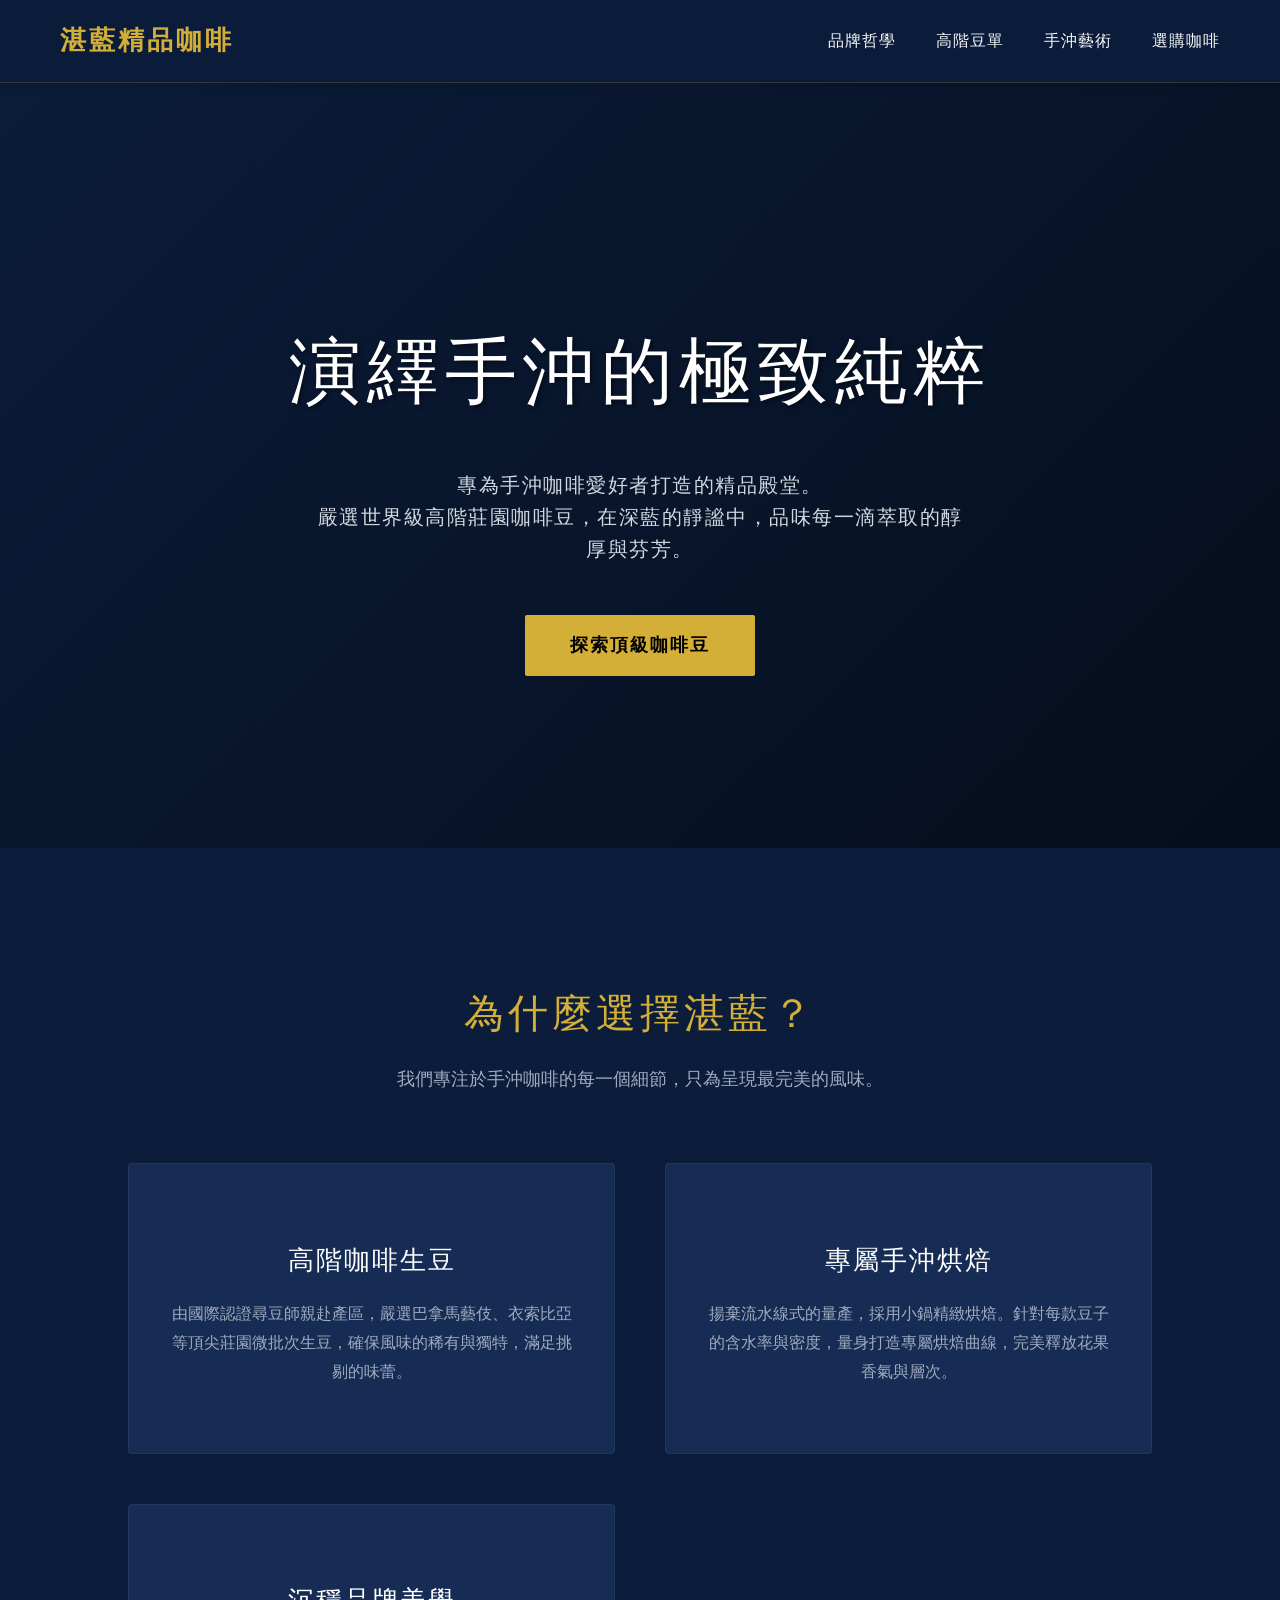
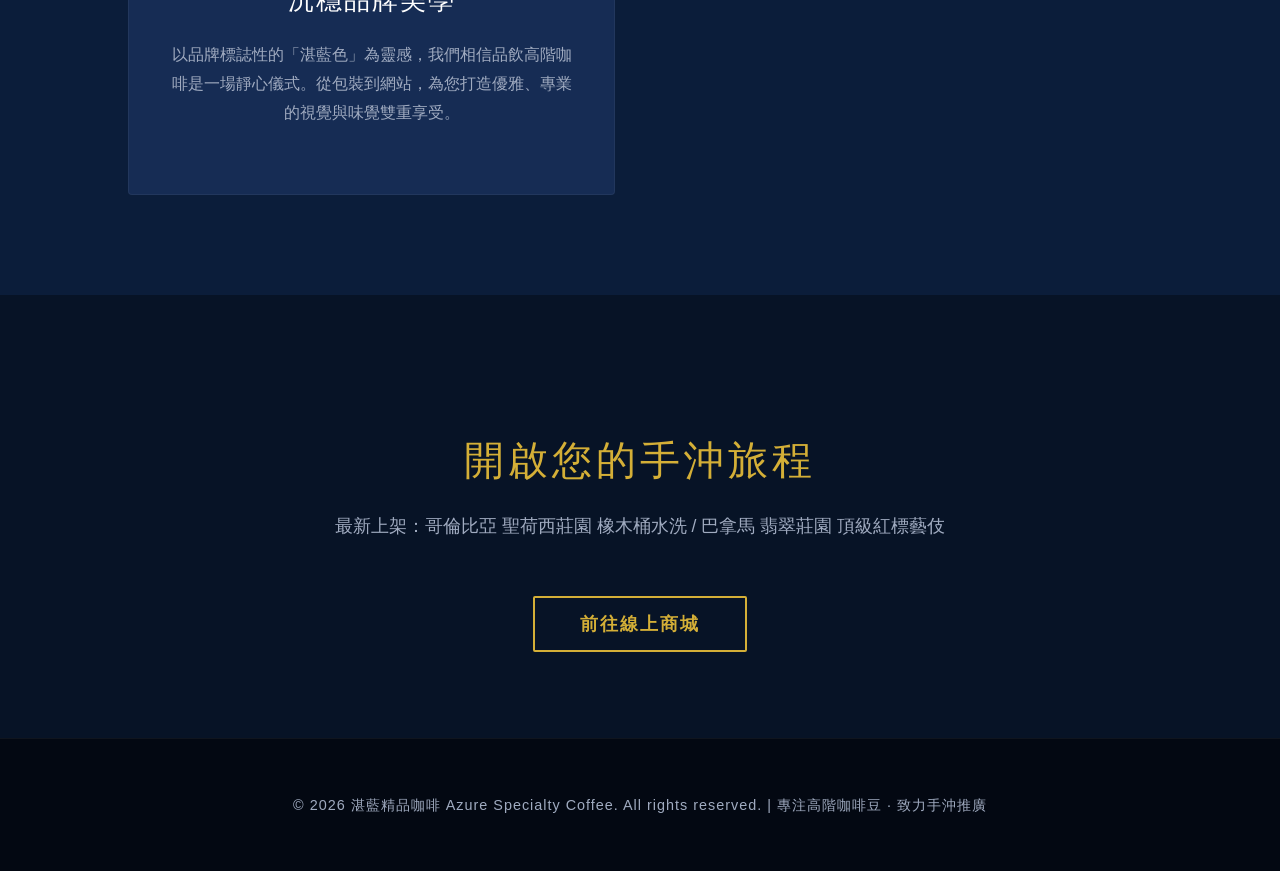
<file: w1/index.html>
<!DOCTYPE html>
<html lang="zh-TW">
<head>
    <meta charset="UTF-8">
    <meta name="viewport" content="width=device-width, initial-scale=1.0">
    <title>湛藍精品咖啡 | 頂級手沖咖啡</title>
    <style>
        :root {
            --primary-blue: #0b1d3a;
            --secondary-blue: #162c54;
            --accent-gold: #d4af37;
            --text-light: #f8f9fa;
            --text-dark: #a0abc0;
        }
        body {
            margin: 0;
            padding: 0;
            font-family: 'Helvetica Neue', Arial, 'Microsoft JhengHei', sans-serif;
            background-color: var(--primary-blue);
            color: var(--text-light);
            line-height: 1.6;
        }
        header {
            display: flex;
            justify-content: space-between;
            align-items: center;
            padding: 20px 60px;
            background-color: rgba(11, 29, 58, 0.98);
            position: sticky;
            top: 0;
            z-index: 1000;
            border-bottom: 1px solid rgba(212, 175, 55, 0.2);
            box-shadow: 0 4px 6px rgba(0,0,0,0.1);
        }
        .logo {
            font-size: 26px;
            font-weight: 700;
            color: var(--accent-gold);
            text-decoration: none;
            letter-spacing: 3px;
            display: flex;
            align-items: center;
            gap: 10px;
        }
        nav {
            display: flex;
            gap: 40px;
        }
        nav a {
            color: var(--text-light);
            text-decoration: none;
            font-size: 16px;
            letter-spacing: 1px;
            transition: color 0.3s ease;
        }
        nav a:hover {
            color: var(--accent-gold);
        }
        .hero {
            height: 85vh;
            display: flex;
            flex-direction: column;
            justify-content: center;
            align-items: center;
            text-align: center;
            background: linear-gradient(135deg, rgba(11,29,58,0.9) 0%, rgba(5,13,26,0.9) 100%), 
                        url('https://images.unsplash.com/photo-1497935586351-b67a49e012bf?ixlib=rb-1.2.1&auto=format&fit=crop&w=1920&q=80') no-repeat center center/cover;
            background-blend-mode: overlay;
            padding: 0 20px;
        }
        .hero h1 {
            font-size: 4.5rem;
            margin-bottom: 20px;
            letter-spacing: 6px;
            color: #ffffff;
            font-weight: 300;
            text-shadow: 2px 2px 4px rgba(0,0,0,0.5);
        }
        .hero p {
            font-size: 1.25rem;
            max-width: 650px;
            color: #d1d8e0;
            margin-bottom: 50px;
            letter-spacing: 1.5px;
        }
        .btn {
            padding: 16px 45px;
            background-color: var(--accent-gold);
            color: #000;
            text-decoration: none;
            font-size: 1.1rem;
            font-weight: bold;
            border-radius: 2px;
            transition: all 0.3s ease;
            letter-spacing: 2px;
        }
        .btn:hover {
            background-color: #fce28b;
            transform: translateY(-3px);
            box-shadow: 0 10px 20px rgba(0,0,0,0.2);
        }
        .section {
            padding: 100px 10%;
        }
        .section-title {
            text-align: center;
            font-size: 2.5rem;
            color: var(--accent-gold);
            margin-bottom: 20px;
            font-weight: 300;
            letter-spacing: 4px;
        }
        .section-subtitle {
            text-align: center;
            color: var(--text-dark);
            margin-bottom: 70px;
            font-size: 1.1rem;
        }
        .features {
            display: grid;
            grid-template-columns: repeat(auto-fit, minmax(320px, 1fr));
            gap: 50px;
        }
        .feature-card {
            background-color: var(--secondary-blue);
            padding: 50px 40px;
            border-radius: 4px;
            text-align: center;
            border: 1px solid rgba(255,255,255,0.05);
            transition: all 0.4s ease;
            position: relative;
            overflow: hidden;
        }
        .feature-card::before {
            content: '';
            position: absolute;
            top: 0; left: 0; width: 100%; height: 3px;
            background-color: var(--accent-gold);
            transform: scaleX(0);
            transition: transform 0.4s ease;
        }
        .feature-card:hover::before {
            transform: scaleX(1);
        }
        .feature-card:hover {
            transform: translateY(-10px);
            box-shadow: 0 15px 30px rgba(0,0,0,0.3);
            border-color: rgba(212, 175, 55, 0.3);
        }
        .feature-card h3 {
            font-size: 1.6rem;
            margin-bottom: 20px;
            color: #fff;
            font-weight: 400;
            letter-spacing: 2px;
        }
        .feature-card p {
            color: var(--text-dark);
            font-size: 1rem;
            line-height: 1.8;
        }
        .shop-section {
            background-color: #071326;
            text-align: center;
        }
        footer {
            text-align: center;
            padding: 40px;
            background-color: #030812;
            color: var(--text-dark);
            font-size: 0.9rem;
            border-top: 1px solid rgba(255,255,255,0.05);
            letter-spacing: 1px;
        }
    </style>
</head>
<body>
    <header>
        <a href="#" class="logo">湛藍精品咖啡</a>
        <nav>
            <a href="#about">品牌哲學</a>
            <a href="#beans">高階豆單</a>
            <a href="#brew">手沖藝術</a>
            <a href="#shop">選購咖啡</a>
        </nav>
    </header>

    <section class="hero">
        <h1>演繹手沖的極致純粹</h1>
        <p>專為手沖咖啡愛好者打造的精品殿堂。<br>嚴選世界級高階莊園咖啡豆，在深藍的靜謐中，品味每一滴萃取的醇厚與芬芳。</p>
        <a href="#shop" class="btn">探索頂級咖啡豆</a>
    </section>

    <section id="about" class="section">
        <h2 class="section-title">為什麼選擇湛藍？</h2>
        <p class="section-subtitle">我們專注於手沖咖啡的每一個細節，只為呈現最完美的風味。</p>
        
        <div class="features">
            <div class="feature-card">
                <h3>高階咖啡生豆</h3>
                <p>由國際認證尋豆師親赴產區，嚴選巴拿馬藝伎、衣索比亞等頂尖莊園微批次生豆，確保風味的稀有與獨特，滿足挑剔的味蕾。</p>
            </div>
            <div class="feature-card">
                <h3>專屬手沖烘焙</h3>
                <p>揚棄流水線式的量產，採用小鍋精緻烘焙。針對每款豆子的含水率與密度，量身打造專屬烘焙曲線，完美釋放花果香氣與層次。</p>
            </div>
            <div class="feature-card">
                <h3>沉穩品牌美學</h3>
                <p>以品牌標誌性的「湛藍色」為靈感，我們相信品飲高階咖啡是一場靜心儀式。從包裝到網站，為您打造優雅、專業的視覺與味覺雙重享受。</p>
            </div>
        </div>
    </section>

    <section id="shop" class="section shop-section">
        <h2 class="section-title">開啟您的手沖旅程</h2>
        <p class="section-subtitle">最新上架：哥倫比亞 聖荷西莊園 橡木桶水洗 / 巴拿馬 翡翠莊園 頂級紅標藝伎</p>
        <a href="#" class="btn" style="background-color: transparent; border: 2px solid var(--accent-gold); color: var(--accent-gold);">前往線上商城</a>
    </section>

    <footer>
        <p>&copy; 2026 湛藍精品咖啡 Azure Specialty Coffee. All rights reserved. | 專注高階咖啡豆 · 致力手沖推廣</p>
    </footer>
</body>
</html>
</file>
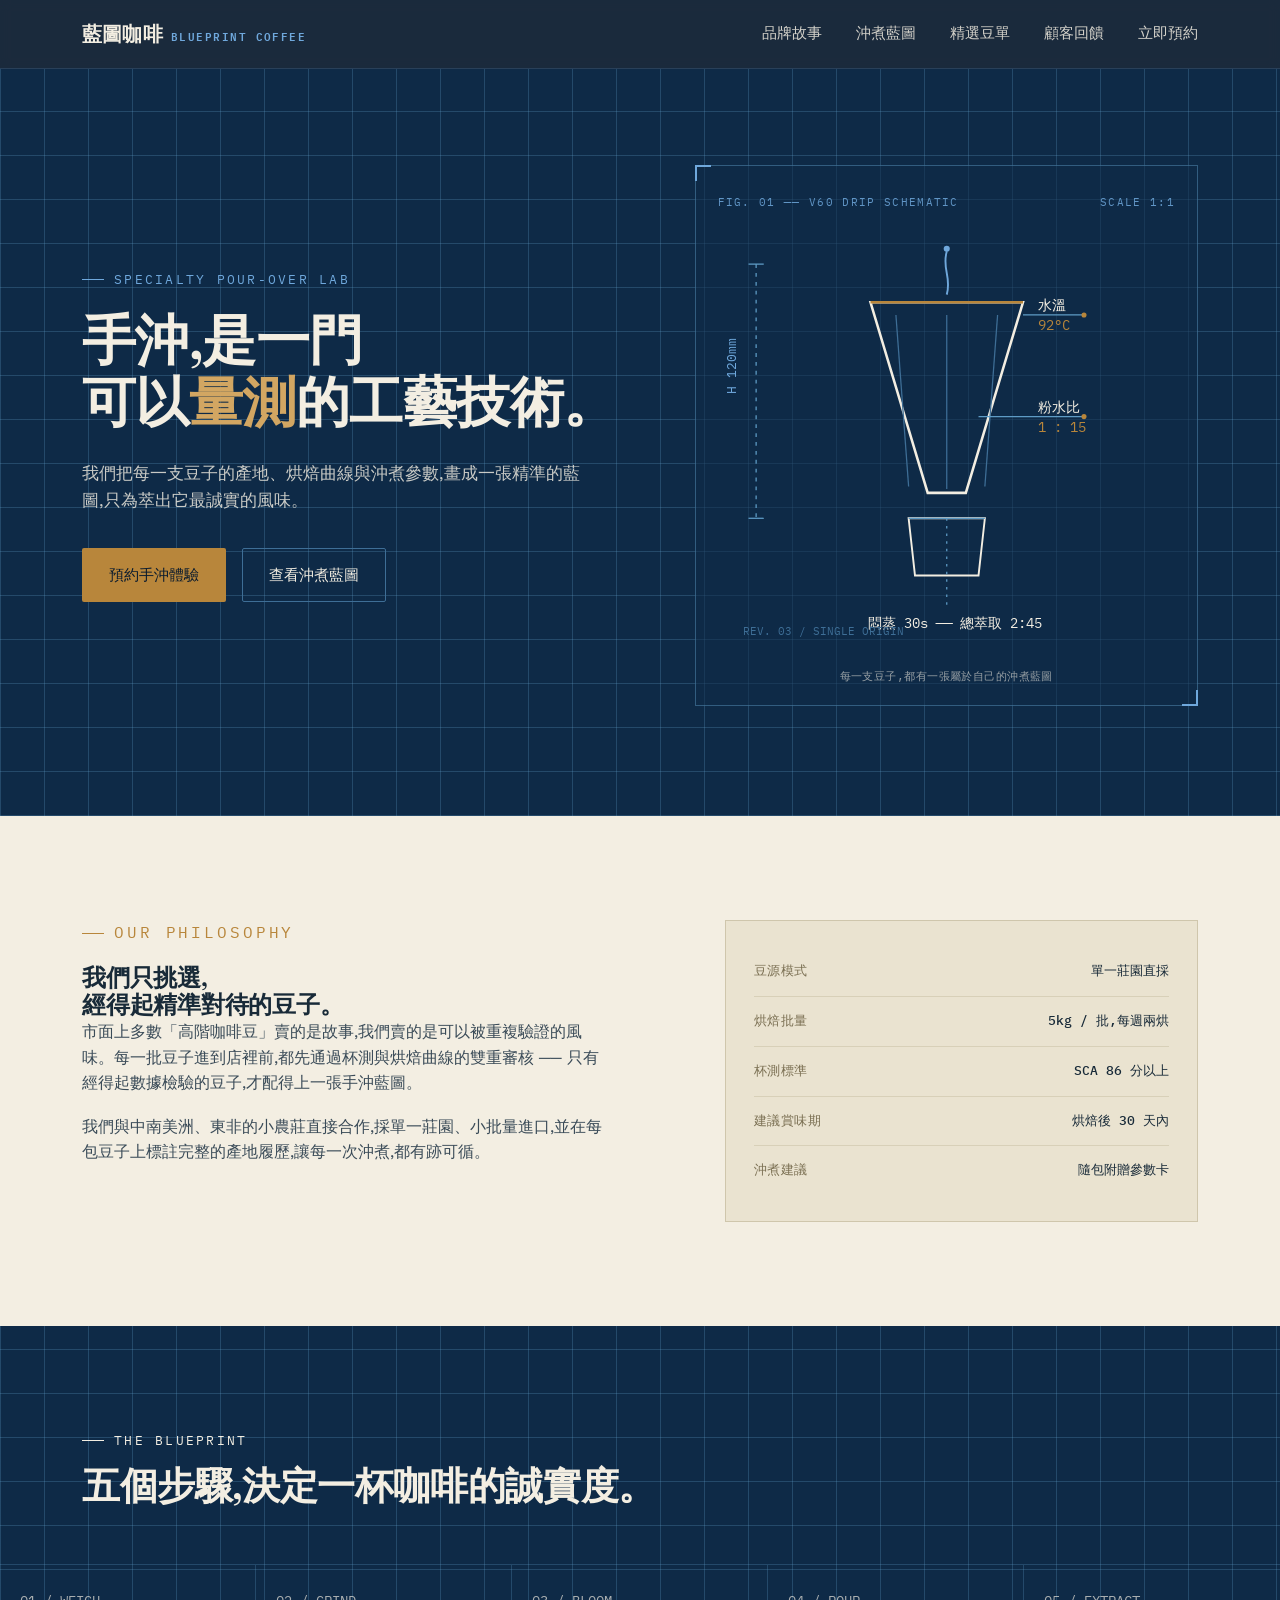
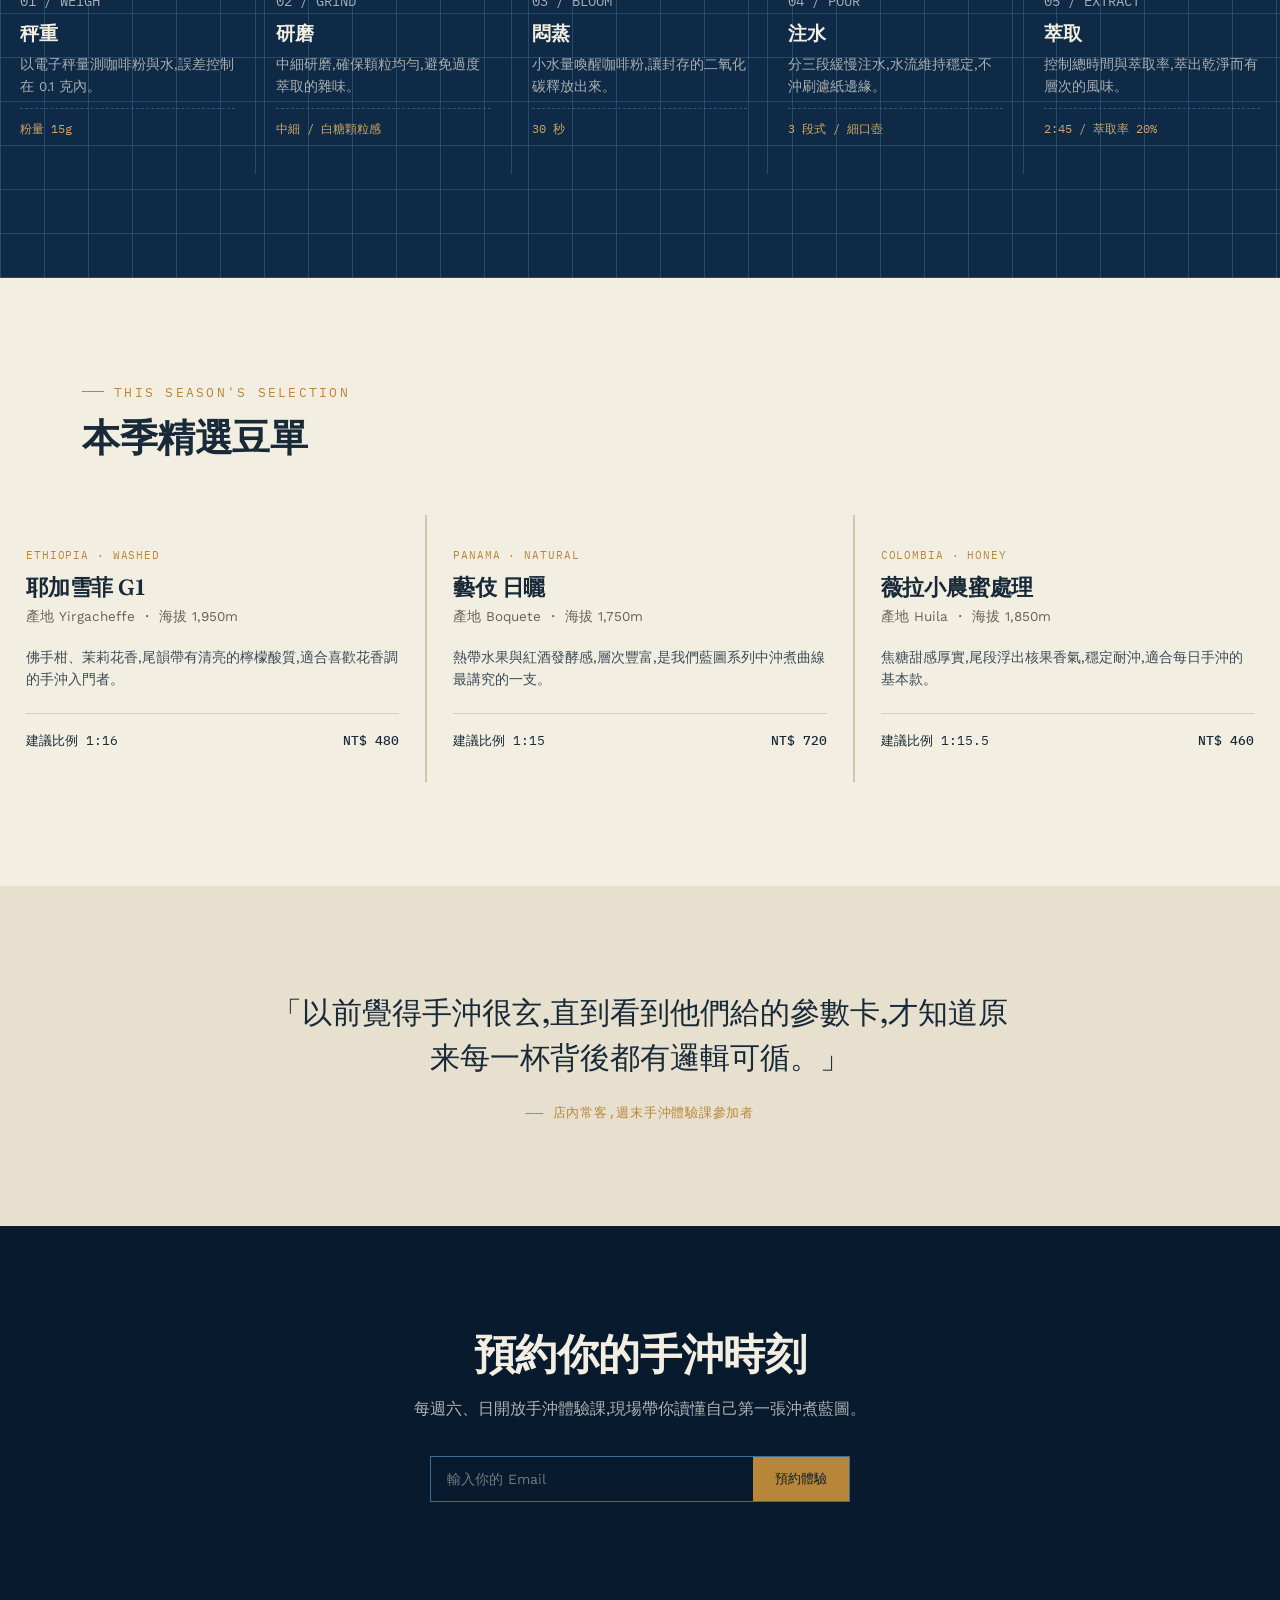
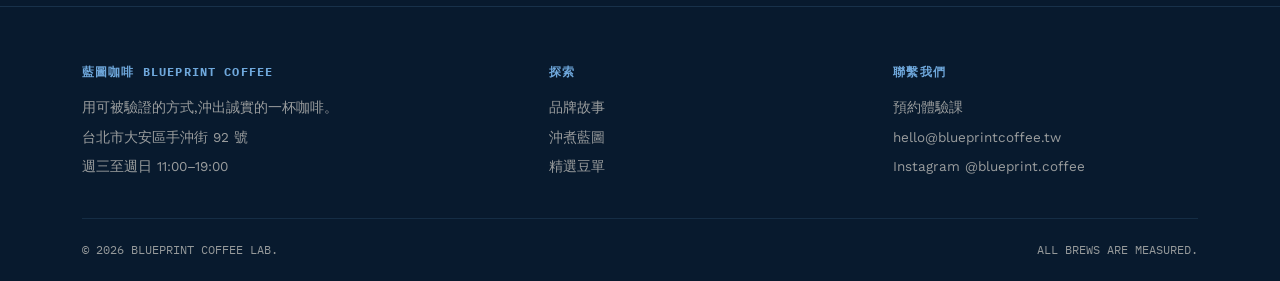
<file: week3/index.html>
<!DOCTYPE html>
<html lang="zh-Hant">
<head>
<meta charset="UTF-8">
<meta name="viewport" content="width=device-width, initial-scale=1.0">
<title>藍圖咖啡 Blueprint Coffee ── 精準手沖,誠實風味</title>
<link rel="preconnect" href="https://fonts.googleapis.com">
<link rel="preconnect" href="https://fonts.gstatic.com" crossorigin>
<link href="https://fonts.googleapis.com/css2?family=Fraunces:opsz,wght@9..144,400;9..144,500;9..144,600;9..144,700&family=Work+Sans:wght@300;400;500;600&family=IBM+Plex+Mono:wght@400;500&display=swap" rel="stylesheet">
<style>
  :root{
    --ink-black:#081A2E;
    --blueprint:#0E2A47;
    --blueprint-line:#3E6E96;
    --blueprint-line-soft:rgba(94,155,197,0.28);
    --paper:#F3EEE2;
    --paper-dim:#E7E0CE;
    --brass:#B8863B;
    --brass-light:#D2A662;
    --sky:#6FA8DC;
    --ink-on-paper:#182A38;
    --max-w:1180px;
  }

  *{margin:0;padding:0;box-sizing:border-box;}
  html{scroll-behavior:smooth;}
  body{
    font-family:'Work Sans', sans-serif;
    background:var(--paper);
    color:var(--ink-on-paper);
    line-height:1.6;
    -webkit-font-smoothing:antialiased;
  }
  a{color:inherit;text-decoration:none;}
  img,svg{display:block;max-width:100%;}
  .container{max-width:var(--max-w);margin:0 auto;padding:0 32px;}
  .eyebrow{
    font-family:'IBM Plex Mono', monospace;
    font-size:12.5px;
    letter-spacing:0.18em;
    text-transform:uppercase;
    display:flex;
    align-items:center;
    gap:10px;
  }
  .eyebrow::before{
    content:"";
    width:22px;height:1px;
    background:currentColor;
    display:inline-block;
  }
  h1,h2,h3{
    font-family:'Fraunces', serif;
    font-weight:600;
    line-height:1.15;
    letter-spacing:-0.01em;
  }
  .btn{
    display:inline-flex;
    align-items:center;
    gap:10px;
    padding:14px 26px;
    border-radius:2px;
    font-family:'Work Sans', sans-serif;
    font-size:15px;
    font-weight:500;
    border:1px solid transparent;
    cursor:pointer;
    transition:transform .25s ease, background .25s ease, border-color .25s ease, color .25s ease;
  }
  .btn:focus-visible{outline:2px solid var(--sky);outline-offset:3px;}
  .btn-primary{background:var(--brass);color:var(--ink-black);}
  .btn-primary:hover{background:var(--brass-light);transform:translateY(-1px);}
  .btn-ghost{border-color:var(--blueprint-line);color:var(--paper);}
  .btn-ghost:hover{border-color:var(--sky);color:var(--sky);}
  .btn-ghost.on-paper{border-color:var(--ink-on-paper);color:var(--ink-on-paper);}
  .btn-ghost.on-paper:hover{border-color:var(--brass);color:var(--brass);}

  /* ---------- NAV ---------- */
  header{
    position:sticky;top:0;z-index:50;
    background:rgba(8,26,46,0.92);
    backdrop-filter:blur(6px);
    border-bottom:1px solid rgba(94,155,197,0.2);
  }
  nav{
    max-width:var(--max-w);margin:0 auto;padding:18px 32px;
    display:flex;align-items:center;justify-content:space-between;
    color:var(--paper);
  }
  .logo{
    font-family:'Fraunces', serif;
    font-size:20px;font-weight:600;letter-spacing:0.01em;
    color:var(--paper);display:flex;align-items:baseline;gap:8px;
  }
  .logo span{
    font-family:'IBM Plex Mono', monospace;
    font-size:10.5px;letter-spacing:0.14em;color:var(--sky);
  }
  .nav-links{display:flex;gap:34px;font-size:14.5px;}
  .nav-links a{opacity:0.85;transition:opacity .2s;}
  .nav-links a:hover{opacity:1;color:var(--sky);}
  .nav-toggle{display:none;background:none;border:none;color:var(--paper);font-size:24px;cursor:pointer;}

  @media (max-width:860px){
    .nav-links{
      position:absolute;top:100%;left:0;right:0;
      background:var(--ink-black);
      flex-direction:column;gap:0;
      max-height:0;overflow:hidden;
      transition:max-height .3s ease;
    }
    .nav-links.open{max-height:320px;}
    .nav-links a{padding:16px 32px;border-top:1px solid rgba(94,155,197,0.15);}
    .nav-toggle{display:block;}
  }

  /* ---------- HERO ---------- */
  .hero{
    background:
      repeating-linear-gradient(0deg, var(--blueprint-line-soft) 0, var(--blueprint-line-soft) 1px, transparent 1px, transparent 44px),
      repeating-linear-gradient(90deg, var(--blueprint-line-soft) 0, var(--blueprint-line-soft) 1px, transparent 1px, transparent 44px),
      var(--blueprint);
    color:var(--paper);
    padding:96px 0 110px;
    position:relative;
    overflow:hidden;
  }
  .hero-grid{
    max-width:var(--max-w);margin:0 auto;padding:0 32px;
    display:grid;grid-template-columns:1.05fr 0.95fr;gap:56px;align-items:center;
  }
  .hero h1{font-size:clamp(34px,4.6vw,54px);margin:20px 0 26px;color:var(--paper);}
  .hero h1 em{font-style:normal;color:var(--brass-light);}
  .hero p.lede{font-size:17px;max-width:46ch;color:rgba(243,238,226,0.82);margin-bottom:34px;}
  .hero-cta{display:flex;gap:16px;flex-wrap:wrap;}
  .hero-eyebrow{color:var(--sky);margin-bottom:6px;}

  .blueprint-plate{
    position:relative;
    border:1px solid rgba(94,155,197,0.45);
    background:rgba(15,42,71,0.55);
    padding:28px 22px 20px;
  }
  .blueprint-plate::before,.blueprint-plate::after,
  .plate-corner-tl,.plate-corner-br{
    content:"";position:absolute;width:14px;height:14px;
    border-color:var(--sky);
  }
  .blueprint-plate::before{top:-1px;left:-1px;border-top:2px solid var(--sky);border-left:2px solid var(--sky);}
  .blueprint-plate::after{bottom:-1px;right:-1px;border-bottom:2px solid var(--sky);border-right:2px solid var(--sky);}
  .plate-label{
    font-family:'IBM Plex Mono', monospace;font-size:11px;letter-spacing:0.12em;
    color:var(--sky);display:flex;justify-content:space-between;margin-bottom:14px;opacity:0.85;
  }
  .plate-caption{
    font-family:'IBM Plex Mono', monospace;font-size:11px;color:rgba(243,238,226,0.6);
    text-align:center;margin-top:10px;letter-spacing:0.04em;
  }

  @media (max-width:900px){
    .hero-grid{grid-template-columns:1fr;}
    .hero{padding:64px 0 76px;}
  }

  /* ---------- SECTION SHARED ---------- */
  section{padding:104px 0;}
  .section-head{max-width:640px;margin-bottom:56px;}
  .section-head h2{font-size:clamp(26px,3.2vw,38px);margin-top:14px;}
  .on-dark{background:var(--ink-black);color:var(--paper);}
  .on-dark .eyebrow{color:var(--sky);}
  .on-paper .eyebrow{color:var(--brass);}

  /* ---------- ABOUT / SPEC SHEET ---------- */
  .about-grid{display:grid;grid-template-columns:1.1fr 0.9fr;gap:64px;align-items:start;}
  .about-grid p{font-size:16px;color:#3a4b58;max-width:52ch;margin-bottom:18px;}
  .spec-sheet{border:1px solid #cfc6ac;background:#EAE3D0;padding:26px 28px;}
  .spec-row{
    display:flex;justify-content:space-between;gap:20px;
    padding:14px 0;border-bottom:1px solid #d8d0b8;
    font-family:'IBM Plex Mono', monospace;font-size:13px;
  }
  .spec-row:last-child{border-bottom:none;}
  .spec-row dt{color:#7a6f52;letter-spacing:0.04em;}
  .spec-row dd{font-weight:500;color:var(--ink-on-paper);text-align:right;}

  @media (max-width:860px){ .about-grid{grid-template-columns:1fr;} }

  /* ---------- PROCESS BLUEPRINT ---------- */
  .process{
    background:
      repeating-linear-gradient(0deg, var(--blueprint-line-soft) 0, var(--blueprint-line-soft) 1px, transparent 1px, transparent 44px),
      repeating-linear-gradient(90deg, var(--blueprint-line-soft) 0, var(--blueprint-line-soft) 1px, transparent 1px, transparent 44px),
      var(--blueprint);
    color:var(--paper);
  }
  .steps{
    display:grid;grid-template-columns:repeat(5,1fr);gap:0;
    border-top:1px solid var(--blueprint-line-soft);
  }
  .step{
    padding:26px 20px;border-right:1px solid var(--blueprint-line-soft);position:relative;
  }
  .step:last-child{border-right:none;}
  .step-index{font-family:'IBM Plex Mono', monospace;font-size:12px;color:var(--sky);margin-bottom:14px;}
  .step h3{font-size:19px;color:var(--paper);margin-bottom:10px;font-weight:600;}
  .step p{font-size:13.5px;color:rgba(243,238,226,0.68);margin-bottom:10px;}
  .step .metric{
    font-family:'IBM Plex Mono', monospace;font-size:12px;color:var(--brass-light);
    border-top:1px dashed rgba(94,155,197,0.4);padding-top:10px;
  }
  @media (max-width:960px){
    .steps{grid-template-columns:1fr 1fr;}
    .step{border-right:1px solid var(--blueprint-line-soft);border-bottom:1px solid var(--blueprint-line-soft);}
    .step:nth-child(2n){border-right:none;}
  }
  @media (max-width:560px){
    .steps{grid-template-columns:1fr;}
    .step{border-right:none;}
  }

  /* ---------- BEANS ---------- */
  .bean-grid{display:grid;grid-template-columns:repeat(3,1fr);gap:2px;background:#cfc6ac;}
  .bean-card{
    background:var(--paper);padding:32px 26px;position:relative;
    display:flex;flex-direction:column;height:100%;
  }
  .bean-tag{
    font-family:'IBM Plex Mono', monospace;font-size:11px;color:var(--brass);
    letter-spacing:0.08em;margin-bottom:10px;
  }
  .bean-card h3{font-size:22px;margin-bottom:6px;}
  .bean-origin{font-size:13.5px;color:#6b6250;margin-bottom:18px;}
  .bean-notes{font-size:14px;color:#3a4b58;margin-bottom:22px;flex-grow:1;}
  .bean-meta{
    display:flex;justify-content:space-between;align-items:center;
    border-top:1px solid #d8d0b8;padding-top:16px;
    font-family:'IBM Plex Mono', monospace;font-size:12.5px;
  }
  .bean-price{color:var(--ink-on-paper);font-weight:500;}
  @media (max-width:900px){ .bean-grid{grid-template-columns:1fr 1fr;} }
  @media (max-width:600px){ .bean-grid{grid-template-columns:1fr;} }

  /* ---------- QUOTE ---------- */
  .quote-section{background:var(--paper-dim);}
  .quote-wrap{max-width:760px;margin:0 auto;text-align:center;}
  blockquote{
    font-family:'Fraunces', serif;font-size:clamp(22px,2.6vw,30px);
    font-weight:500;line-height:1.5;color:var(--ink-on-paper);margin-bottom:22px;
  }
  .quote-attr{font-family:'IBM Plex Mono', monospace;font-size:12.5px;color:var(--brass);letter-spacing:0.06em;}

  /* ---------- CTA / FOOTER ---------- */
  .cta-section{background:var(--ink-black);color:var(--paper);text-align:center;}
  .cta-section h2{font-size:clamp(28px,3.6vw,42px);margin-bottom:18px;}
  .cta-section p{color:rgba(243,238,226,0.72);max-width:48ch;margin:0 auto 34px;}
  .cta-form{
    display:flex;max-width:420px;margin:0 auto;gap:0;border:1px solid var(--blueprint-line);
  }
  .cta-form input{
    flex:1;background:transparent;border:none;padding:14px 16px;
    color:var(--paper);font-family:'Work Sans', sans-serif;font-size:14px;
  }
  .cta-form input::placeholder{color:rgba(243,238,226,0.45);}
  .cta-form input:focus{outline:none;}
  .cta-form button{
    background:var(--brass);color:var(--ink-black);border:none;
    padding:0 22px;font-weight:500;cursor:pointer;font-family:'Work Sans', sans-serif;
    transition:background .2s;
  }
  .cta-form button:hover{background:var(--brass-light);}

  footer{background:var(--ink-black);border-top:1px solid rgba(94,155,197,0.18);color:rgba(243,238,226,0.6);}
  .footer-grid{
    display:grid;grid-template-columns:1.4fr 1fr 1fr;gap:40px;padding:56px 0 32px;
    font-size:13.5px;
  }
  .footer-grid h4{
    font-family:'IBM Plex Mono', monospace;font-size:11.5px;letter-spacing:0.1em;
    color:var(--sky);margin-bottom:16px;text-transform:uppercase;
  }
  .footer-grid p, .footer-grid a{display:block;margin-bottom:8px;color:rgba(243,238,226,0.62);}
  .footer-grid a:hover{color:var(--paper);}
  .footer-bottom{
    border-top:1px solid rgba(94,155,197,0.15);padding:22px 0;
    font-family:'IBM Plex Mono', monospace;font-size:11.5px;
    display:flex;justify-content:space-between;flex-wrap:wrap;gap:10px;
  }
  @media (max-width:700px){ .footer-grid{grid-template-columns:1fr;} }

  /* ---------- REVEAL ---------- */
  .reveal{opacity:0;transform:translateY(18px);transition:opacity .7s ease, transform .7s ease;}
  .reveal.in{opacity:1;transform:translateY(0);}
  @media (prefers-reduced-motion: reduce){
    .reveal{opacity:1;transform:none;transition:none;}
    html{scroll-behavior:auto;}
  }
</style>
</head>
<body>

<header>
  <nav>
    <a href="#top" class="logo">藍圖咖啡<span>BLUEPRINT COFFEE</span></a>
    <button class="nav-toggle" id="navToggle" aria-label="開啟選單" aria-expanded="false">☰</button>
    <div class="nav-links" id="navLinks">
      <a href="#about">品牌故事</a>
      <a href="#process">沖煮藍圖</a>
      <a href="#beans">精選豆單</a>
      <a href="#quote">顧客回饋</a>
      <a href="#cta">立即預約</a>
    </div>
  </nav>
</header>

<section class="hero" id="top">
  <div class="hero-grid">
    <div>
      <p class="eyebrow hero-eyebrow">SPECIALTY POUR-OVER LAB</p>
      <h1>手沖,是一門<br>可以<em>量測</em>的工藝技術。</h1>
      <p class="lede">我們把每一支豆子的產地、烘焙曲線與沖煮參數,畫成一張精準的藍圖,只為萃出它最誠實的風味。</p>
      <div class="hero-cta">
        <a href="#cta" class="btn btn-primary">預約手沖體驗</a>
        <a href="#process" class="btn btn-ghost">查看沖煮藍圖</a>
      </div>
    </div>

    <div class="blueprint-plate reveal">
      <div class="plate-label"><span>FIG. 01 ── V60 DRIP SCHEMATIC</span><span>SCALE 1:1</span></div>
      <svg viewBox="0 0 360 340" xmlns="http://www.w3.org/2000/svg" role="img" aria-label="V60 手沖濾杯示意圖,標註水溫、粉水比、悶蒸與總萃取時間">
        <!-- dimension lines -->
        <line x1="30" y1="30" x2="30" y2="230" stroke="#5E9BC5" stroke-width="1" stroke-dasharray="3 4"/>
        <line x1="24" y1="30" x2="36" y2="30" stroke="#5E9BC5" stroke-width="1"/>
        <line x1="24" y1="230" x2="36" y2="230" stroke="#5E9BC5" stroke-width="1"/>
        <text x="14" y="132" fill="#6FA8DC" font-size="10" font-family="IBM Plex Mono, monospace" transform="rotate(-90 14 132)">H 120mm</text>

        <!-- dripper cone -->
        <path d="M120 60 L240 60 L195 210 L165 210 Z" fill="none" stroke="#F3EEE2" stroke-width="2"/>
        <path d="M120 60 L240 60" stroke="#B8863B" stroke-width="2"/>
        <!-- ribs -->
        <line x1="140" y1="70" x2="150" y2="205" stroke="#3E6E96" stroke-width="1"/>
        <line x1="180" y1="70" x2="180" y2="207" stroke="#3E6E96" stroke-width="1"/>
        <line x1="220" y1="70" x2="210" y2="205" stroke="#3E6E96" stroke-width="1"/>

        <!-- server -->
        <path d="M150 230 L210 230 L205 275 L155 275 Z" fill="none" stroke="#F3EEE2" stroke-width="1.5"/>
        <line x1="150" y1="230" x2="210" y2="230" stroke="#5E9BC5" stroke-width="1"/>

        <!-- pour line + droplets -->
        <path d="M180 20 C176 34, 184 40, 180 54" stroke="#6FA8DC" stroke-width="1.5" fill="none"/>
        <circle cx="180" cy="18" r="2.4" fill="#6FA8DC"/>

        <!-- annotation callouts -->
        <line x1="240" y1="70" x2="288" y2="70" stroke="#5E9BC5" stroke-width="1"/>
        <circle cx="288" cy="70" r="2" fill="#B8863B"/>
        <text x="252" y="66" fill="#F3EEE2" font-size="11" font-family="IBM Plex Mono, monospace">水溫</text>
        <text x="252" y="82" fill="#B8863B" font-size="11" font-family="IBM Plex Mono, monospace">92°C</text>

        <line x1="205" y1="150" x2="288" y2="150" stroke="#5E9BC5" stroke-width="1"/>
        <circle cx="288" cy="150" r="2" fill="#B8863B"/>
        <text x="252" y="146" fill="#F3EEE2" font-size="11" font-family="IBM Plex Mono, monospace">粉水比</text>
        <text x="252" y="162" fill="#B8863B" font-size="11" font-family="IBM Plex Mono, monospace">1 : 15</text>

        <line x1="180" y1="230" x2="180" y2="300" stroke="#5E9BC5" stroke-width="1" stroke-dasharray="2 4"/>
        <text x="118" y="316" fill="#F3EEE2" font-size="11" font-family="IBM Plex Mono, monospace">悶蒸 30s ── 總萃取 2:45</text>

        <!-- corner tick -->
        <text x="20" y="322" fill="#3E6E96" font-size="9" font-family="IBM Plex Mono, monospace">REV. 03 / SINGLE ORIGIN</text>
      </svg>
      <p class="plate-caption">每一支豆子,都有一張屬於自己的沖煮藍圖</p>
    </div>
  </div>
</section>

<section class="on-paper" id="about">
  <div class="container">
    <div class="about-grid">
      <div class="reveal">
        <p class="eyebrow">OUR PHILOSOPHY</p>
        <h2>我們只挑選,<br>經得起精準對待的豆子。</h2>
        <p>市面上多數「高階咖啡豆」賣的是故事,我們賣的是可以被重複驗證的風味。每一批豆子進到店裡前,都先通過杯測與烘焙曲線的雙重審核 ── 只有經得起數據檢驗的豆子,才配得上一張手沖藍圖。</p>
        <p>我們與中南美洲、東非的小農莊直接合作,採單一莊園、小批量進口,並在每包豆子上標註完整的產地履歷,讓每一次沖煮,都有跡可循。</p>
      </div>
      <dl class="spec-sheet reveal">
        <div class="spec-row"><dt>豆源模式</dt><dd>單一莊園直採</dd></div>
        <div class="spec-row"><dt>烘焙批量</dt><dd>5kg / 批,每週兩烘</dd></div>
        <div class="spec-row"><dt>杯測標準</dt><dd>SCA 86 分以上</dd></div>
        <div class="spec-row"><dt>建議賞味期</dt><dd>烘焙後 30 天內</dd></div>
        <div class="spec-row"><dt>沖煮建議</dt><dd>隨包附贈參數卡</dd></div>
      </dl>
    </div>
  </div>
</section>

<section class="process" id="process">
  <div class="container">
    <div class="section-head reveal">
      <p class="eyebrow">THE BLUEPRINT</p>
      <h2>五個步驟,決定一杯咖啡的誠實度。</h2>
    </div>
  </div>
  <div class="steps reveal">
    <div class="step">
      <p class="step-index">01 / WEIGH</p>
      <h3>秤重</h3>
      <p>以電子秤量測咖啡粉與水,誤差控制在 0.1 克內。</p>
      <p class="metric">粉量 15g</p>
    </div>
    <div class="step">
      <p class="step-index">02 / GRIND</p>
      <h3>研磨</h3>
      <p>中細研磨,確保顆粒均勻,避免過度萃取的雜味。</p>
      <p class="metric">中細 / 白糖顆粒感</p>
    </div>
    <div class="step">
      <p class="step-index">03 / BLOOM</p>
      <h3>悶蒸</h3>
      <p>小水量喚醒咖啡粉,讓封存的二氧化碳釋放出來。</p>
      <p class="metric">30 秒</p>
    </div>
    <div class="step">
      <p class="step-index">04 / POUR</p>
      <h3>注水</h3>
      <p>分三段緩慢注水,水流維持穩定,不沖刷濾紙邊緣。</p>
      <p class="metric">3 段式 / 細口壺</p>
    </div>
    <div class="step">
      <p class="step-index">05 / EXTRACT</p>
      <h3>萃取</h3>
      <p>控制總時間與萃取率,萃出乾淨而有層次的風味。</p>
      <p class="metric">2:45 / 萃取率 20%</p>
    </div>
  </div>
</section>

<section class="on-paper" id="beans">
  <div class="container">
    <div class="section-head reveal">
      <p class="eyebrow">THIS SEASON'S SELECTION</p>
      <h2>本季精選豆單</h2>
    </div>
  </div>
  <div class="bean-grid reveal">
    <div class="bean-card">
      <p class="bean-tag">ETHIOPIA · WASHED</p>
      <h3>耶加雪菲 G1</h3>
      <p class="bean-origin">產地 Yirgacheffe ・ 海拔 1,950m</p>
      <p class="bean-notes">佛手柑、茉莉花香,尾韻帶有清亮的檸檬酸質,適合喜歡花香調的手沖入門者。</p>
      <div class="bean-meta"><span>建議比例 1:16</span><span class="bean-price">NT$ 480</span></div>
    </div>
    <div class="bean-card">
      <p class="bean-tag">PANAMA · NATURAL</p>
      <h3>藝伎 日曬</h3>
      <p class="bean-origin">產地 Boquete ・ 海拔 1,750m</p>
      <p class="bean-notes">熱帶水果與紅酒發酵感,層次豐富,是我們藍圖系列中沖煮曲線最講究的一支。</p>
      <div class="bean-meta"><span>建議比例 1:15</span><span class="bean-price">NT$ 720</span></div>
    </div>
    <div class="bean-card">
      <p class="bean-tag">COLOMBIA · HONEY</p>
      <h3>薇拉小農蜜處理</h3>
      <p class="bean-origin">產地 Huila ・ 海拔 1,850m</p>
      <p class="bean-notes">焦糖甜感厚實,尾段浮出核果香氣,穩定耐沖,適合每日手沖的基本款。</p>
      <div class="bean-meta"><span>建議比例 1:15.5</span><span class="bean-price">NT$ 460</span></div>
    </div>
  </div>
</section>

<section class="quote-section" id="quote">
  <div class="container">
    <div class="quote-wrap reveal">
      <blockquote>「以前覺得手沖很玄,直到看到他們給的參數卡,才知道原来每一杯背後都有邏輯可循。」</blockquote>
      <p class="quote-attr">── 店內常客,週末手沖體驗課參加者</p>
    </div>
  </div>
</section>

<section class="cta-section" id="cta">
  <div class="container">
    <h2 class="reveal">預約你的手沖時刻</h2>
    <p class="reveal">每週六、日開放手沖體驗課,現場帶你讀懂自己第一張沖煮藍圖。</p>
    <form class="cta-form reveal" onsubmit="event.preventDefault(); this.querySelector('button').textContent='已收到,我們會盡快聯繫';">
      <input type="email" placeholder="輸入你的 Email" required aria-label="Email">
      <button type="submit">預約體驗</button>
    </form>
  </div>
</section>

<footer>
  <div class="container">
    <div class="footer-grid">
      <div>
        <h4>藍圖咖啡 BLUEPRINT COFFEE</h4>
        <p>用可被驗證的方式,沖出誠實的一杯咖啡。</p>
        <p>台北市大安區手沖街 92 號</p>
        <p>週三至週日 11:00–19:00</p>
      </div>
      <div>
        <h4>探索</h4>
        <a href="#about">品牌故事</a>
        <a href="#process">沖煮藍圖</a>
        <a href="#beans">精選豆單</a>
      </div>
      <div>
        <h4>聯繫我們</h4>
        <a href="#cta">預約體驗課</a>
        <a href="mailto:hello@blueprintcoffee.tw">hello@blueprintcoffee.tw</a>
        <a href="#top">Instagram @blueprint.coffee</a>
      </div>
    </div>
    <div class="footer-bottom">
      <span>© 2026 BLUEPRINT COFFEE LAB.</span>
      <span>ALL BREWS ARE MEASURED.</span>
    </div>
  </div>
</footer>

<script>
  // mobile nav toggle
  const navToggle = document.getElementById('navToggle');
  const navLinks = document.getElementById('navLinks');
  navToggle.addEventListener('click', () => {
    const isOpen = navLinks.classList.toggle('open');
    navToggle.setAttribute('aria-expanded', isOpen);
  });
  navLinks.querySelectorAll('a').forEach(a => a.addEventListener('click', () => {
    navLinks.classList.remove('open');
    navToggle.setAttribute('aria-expanded', 'false');
  }));

  // scroll reveal
  const prefersReduced = window.matchMedia('(prefers-reduced-motion: reduce)').matches;
  if (!prefersReduced && 'IntersectionObserver' in window) {
    const io = new IntersectionObserver((entries) => {
      entries.forEach(entry => {
        if (entry.isIntersecting) {
          entry.target.classList.add('in');
          io.unobserve(entry.target);
        }
      });
    }, { threshold: 0.15 });
    document.querySelectorAll('.reveal').forEach(el => io.observe(el));
  } else {
    document.querySelectorAll('.reveal').forEach(el => el.classList.add('in'));
  }
</script>

</body>
</html>
</file>
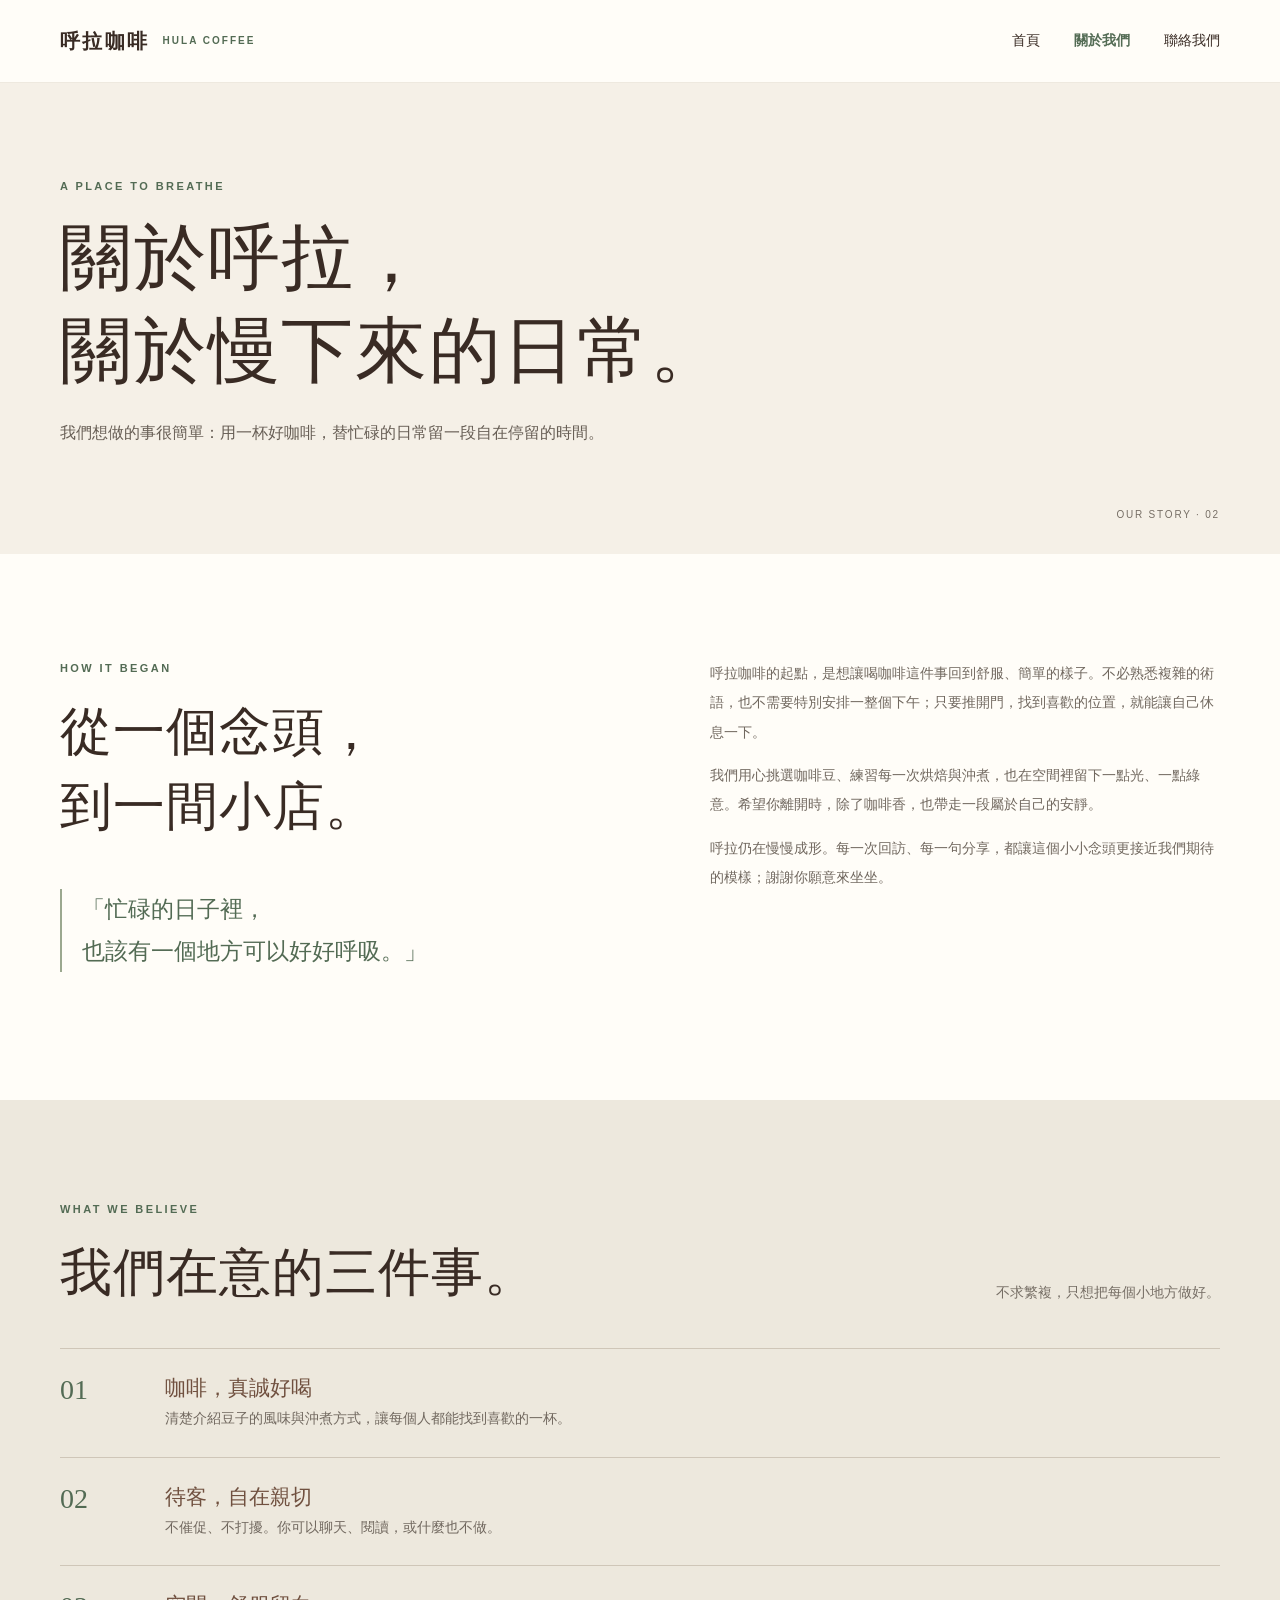
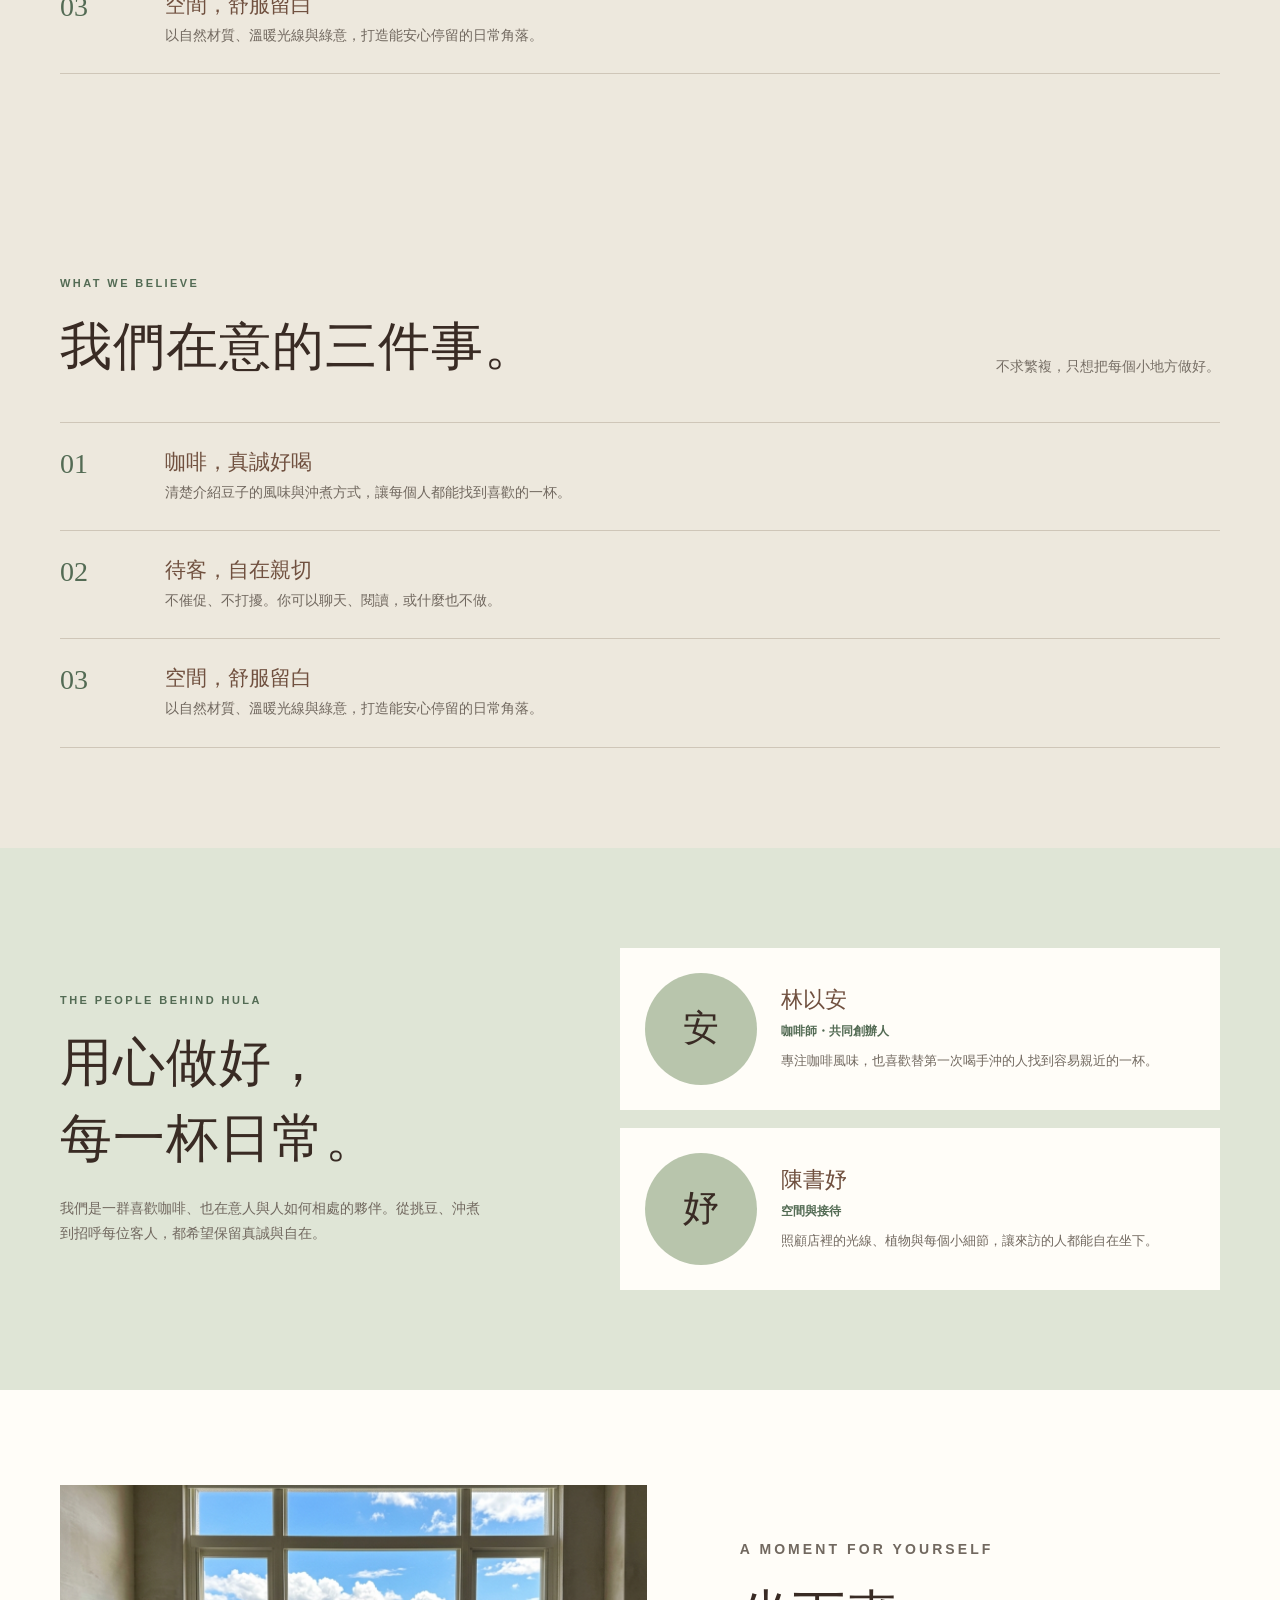
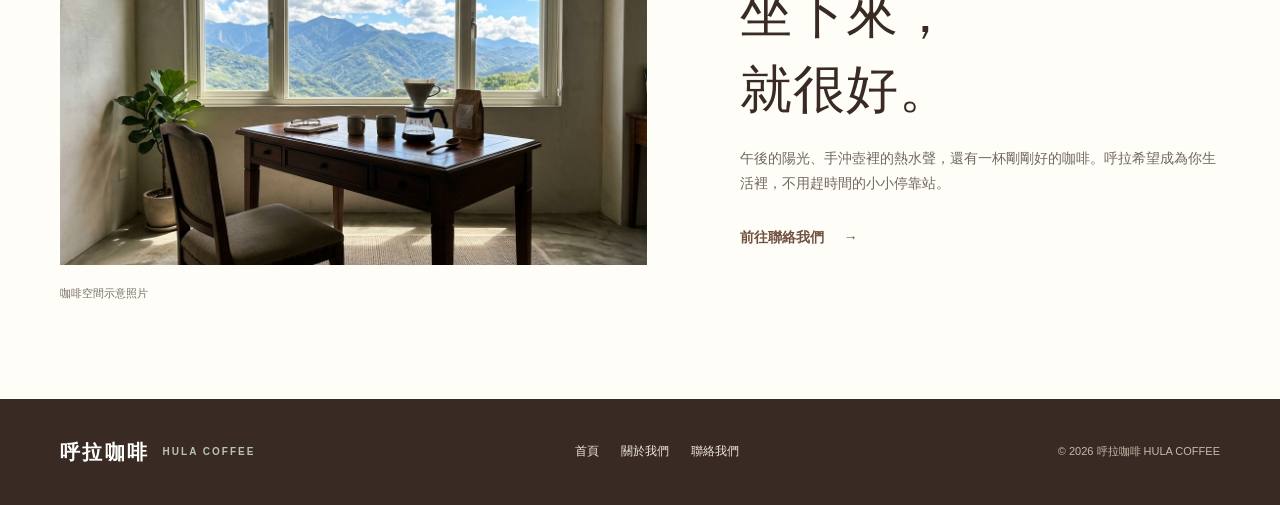
<file: pages/about.html>
﻿<!doctype html>
<html lang="zh-Hant"><head><meta charset="utf-8"><meta name="viewport" content="width=device-width, initial-scale=1"><meta name="description" content="認識呼拉咖啡的品牌故事與經營理念：以一杯好咖啡，為忙碌日常留一點空白。"><title>關於我們｜呼拉咖啡</title><link rel="stylesheet" href="assets/css/site.css"></head>
<body><header class="site-header"><div class="container header-inner"><a class="brand" href="index.html" aria-label="呼拉咖啡首頁">呼拉咖啡 <span>HULA COFFEE</span></a><button class="menu-toggle" type="button" aria-label="開啟導覽選單" aria-expanded="false" aria-controls="site-nav"><span></span><span></span></button><nav class="site-nav" id="site-nav" aria-label="主要導覽"><a href="index.html">首頁</a><a href="about.html" aria-current="page">關於我們</a><a href="contact.html">聯絡我們</a></nav></div></header>
<main><section class="page-hero"><div class="container page-hero-inner"><p class="eyebrow">A PLACE TO BREATHE</p><h1>關於呼拉，<br>關於慢下來的日常。</h1><p class="lead">我們想做的事很簡單：用一杯好咖啡，替忙碌的日常留一段自在停留的時間。</p><span class="page-index">OUR STORY · 02</span></div></section>
<section class="section story-section"><div class="container two-col story-grid"><div><p class="eyebrow">HOW IT BEGAN</p><h2>從一個念頭，<br>到一間小店。</h2><p class="pull-quote">「忙碌的日子裡，<br>也該有一個地方可以好好呼吸。」</p></div><div class="story-copy"><p>呼拉咖啡的起點，是想讓喝咖啡這件事回到舒服、簡單的樣子。不必熟悉複雜的術語，也不需要特別安排一整個下午；只要推開門，找到喜歡的位置，就能讓自己休息一下。</p><p>我們用心挑選咖啡豆、練習每一次烘焙與沖煮，也在空間裡留下一點光、一點綠意。希望你離開時，除了咖啡香，也帶走一段屬於自己的安靜。</p><p>呼拉仍在慢慢成形。每一次回訪、每一句分享，都讓這個小小念頭更接近我們期待的模樣；謝謝你願意來坐坐。</p></div></div></section>
<section class="section values-section"><div class="container"><div class="section-heading"><div><p class="eyebrow">WHAT WE BELIEVE</p><h2>我們在意的三件事。</h2></div><p>不求繁複，只想把每個小地方做好。</p></div><div class="value-list"><article><span>01</span><div><h3>咖啡，真誠好喝</h3><p>清楚介紹豆子的風味與沖煮方式，讓每個人都能找到喜歡的一杯。</p></div></article><article><span>02</span><div><h3>待客，自在親切</h3><p>不催促、不打擾。你可以聊天、閱讀，或什麼也不做。</p></div></article><article><span>03</span><div><h3>空間，舒服留白</h3><p>以自然材質、溫暖光線與綠意，打造能安心停留的日常角落。</p></div></article></div></div></section>
<section class="section values-section"><div class="container"><div class="section-heading"><div><p class="eyebrow">WHAT WE BELIEVE</p><h2>我們在意的三件事。</h2></div><p>不求繁複，只想把每個小地方做好。</p></div><div class="value-list"><article><span>01</span><div><h3>咖啡，真誠好喝</h3><p>清楚介紹豆子的風味與沖煮方式，讓每個人都能找到喜歡的一杯。</p></div></article><article><span>02</span><div><h3>待客，自在親切</h3><p>不催促、不打擾。你可以聊天、閱讀，或什麼也不做。</p></div></article><article><span>03</span><div><h3>空間，舒服留白</h3><p>以自然材質、溫暖光線與綠意，打造能安心停留的日常角落。</p></div></article></div></div></section>
<section class="section team-section"><div class="container team-grid"><div class="team-intro"><p class="eyebrow">THE PEOPLE BEHIND HULA</p><h2>用心做好，<br>每一杯日常。</h2><p>我們是一群喜歡咖啡、也在意人與人如何相處的夥伴。從挑豆、沖煮到招呼每位客人，都希望保留真誠與自在。</p></div><div class="team-list"><article class="team-card"><div class="team-avatar" aria-hidden="true">安</div><div><h3>林以安</h3><p class="team-role">咖啡師・共同創辦人</p><p>專注咖啡風味，也喜歡替第一次喝手沖的人找到容易親近的一杯。</p></div></article><article class="team-card"><div class="team-avatar" aria-hidden="true">妤</div><div><h3>陳書妤</h3><p class="team-role">空間與接待</p><p>照顧店裡的光線、植物與每個小細節，讓來訪的人都能自在坐下。</p></div></article></div></div></section>
<section class="environment"><div class="container environment-grid"><figure class="environment-photo"><img src="../onepage1/images/hero.jpg" alt="窗邊桌面、手沖咖啡與窗外山景的空間照片"><figcaption>咖啡空間示意照片</figcaption></figure><div><p class="eyebrow">A MOMENT FOR YOURSELF</p><h2>坐下來，<br>就很好。</h2><p>午後的陽光、手沖壺裡的熱水聲，還有一杯剛剛好的咖啡。呼拉希望成為你生活裡，不用趕時間的小小停靠站。</p><a class="arrow-link" href="contact.html">前往聯絡我們 <span aria-hidden="true">→</span></a></div></div></section></main>
<footer class="site-footer"><div class="container footer-inner"><a class="brand brand-light" href="index.html">呼拉咖啡 <span>HULA COFFEE</span></a><nav class="footer-nav" aria-label="頁尾導覽"><a href="index.html">首頁</a><a href="about.html">關於我們</a><a href="contact.html">聯絡我們</a></nav><small>© 2026 呼拉咖啡 HULA COFFEE</small></div></footer><script src="assets/js/site.js" defer></script></body></html>
</file>
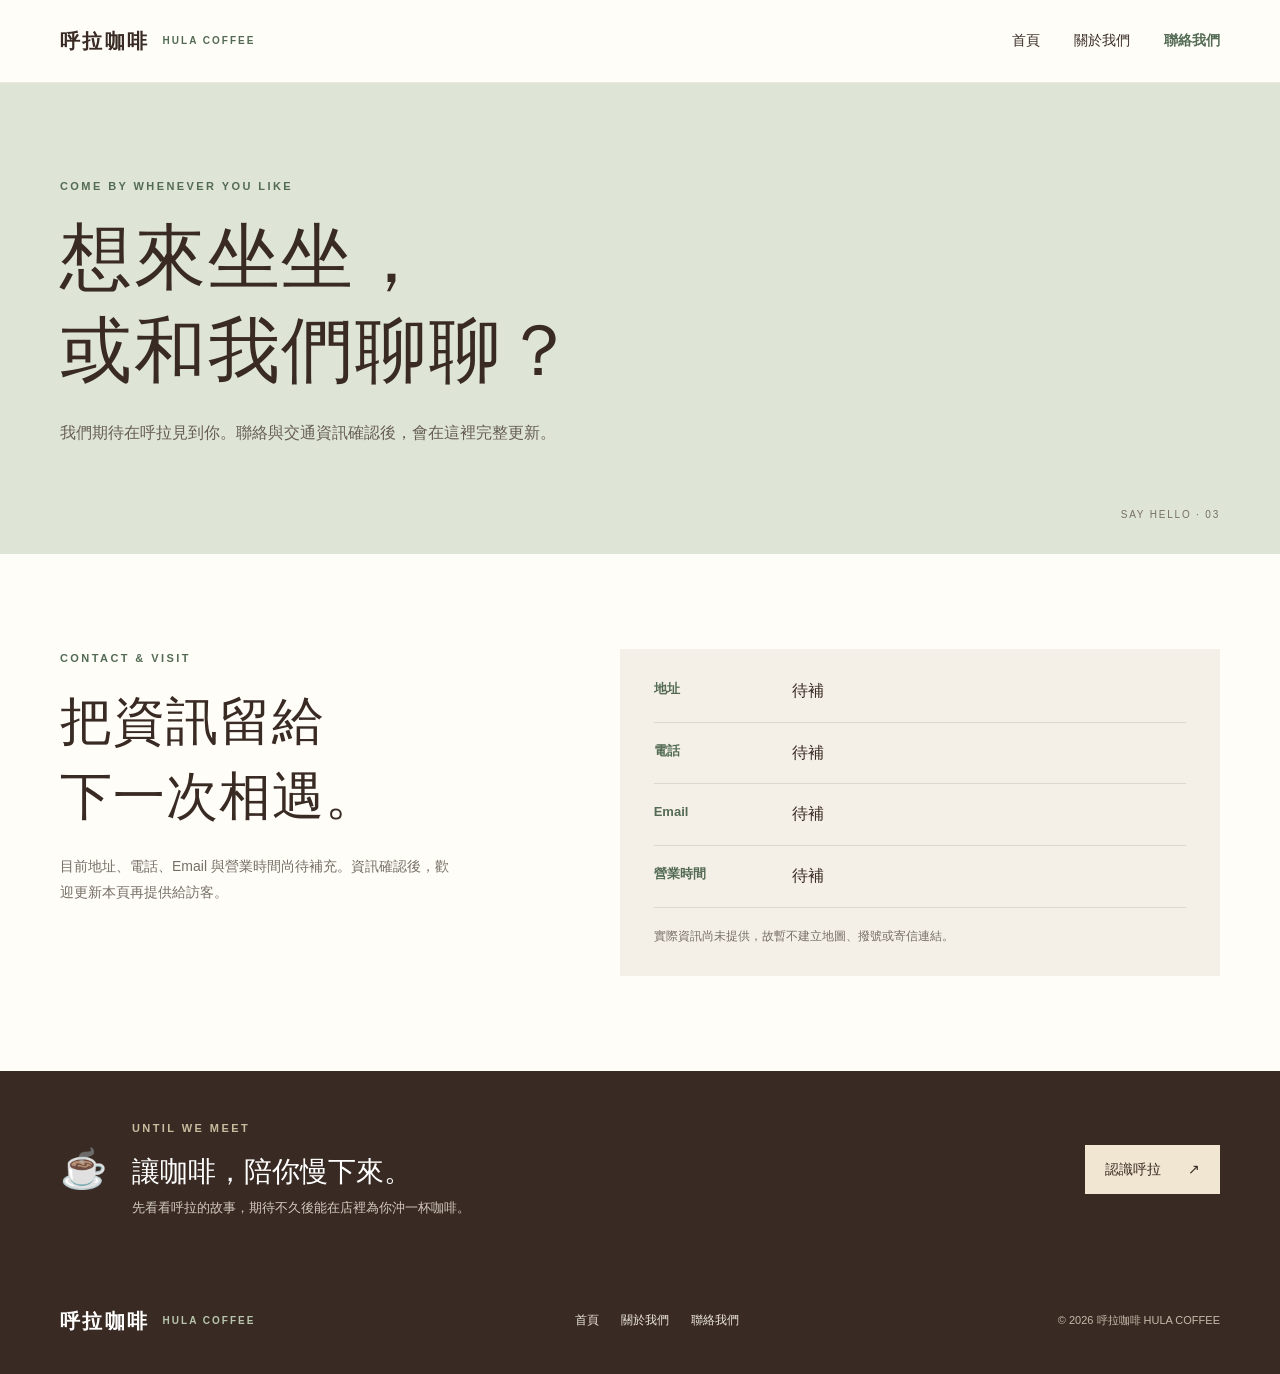
<file: pages/contact.html>
﻿<!doctype html>
<html lang="zh-Hant"><head><meta charset="utf-8"><meta name="viewport" content="width=device-width, initial-scale=1"><meta name="description" content="呼拉咖啡聯絡與交通資訊。地址、電話、Email 與營業時間待補。"><title>聯絡我們｜呼拉咖啡</title><link rel="stylesheet" href="assets/css/site.css"></head>
<body><header class="site-header"><div class="container header-inner"><a class="brand" href="index.html" aria-label="呼拉咖啡首頁">呼拉咖啡 <span>HULA COFFEE</span></a><button class="menu-toggle" type="button" aria-label="開啟導覽選單" aria-expanded="false" aria-controls="site-nav"><span></span><span></span></button><nav class="site-nav" id="site-nav" aria-label="主要導覽"><a href="index.html">首頁</a><a href="about.html">關於我們</a><a href="contact.html" aria-current="page">聯絡我們</a></nav></div></header>
<main><section class="page-hero contact-hero"><div class="container page-hero-inner"><p class="eyebrow">COME BY WHENEVER YOU LIKE</p><h1>想來坐坐，<br>或和我們聊聊？</h1><p class="lead">我們期待在呼拉見到你。聯絡與交通資訊確認後，會在這裡完整更新。</p><span class="page-index">SAY HELLO · 03</span></div></section><section class="section contact-section"><div class="container contact-layout"><div><p class="eyebrow">CONTACT & VISIT</p><h2>把資訊留給<br>下一次相遇。</h2><p class="contact-intro">目前地址、電話、Email 與營業時間尚待補充。資訊確認後，歡迎更新本頁再提供給訪客。</p></div><div class="contact-card"><div class="contact-row"><span>地址</span><p>待補</p></div><div class="contact-row"><span>電話</span><p>待補</p></div><div class="contact-row"><span>Email</span><p>待補</p></div><div class="contact-row"><span>營業時間</span><p>待補</p></div><p class="contact-note">實際資訊尚未提供，故暫不建立地圖、撥號或寄信連結。</p></div></div></section><section class="visit-note"><div class="container visit-inner"><span class="visit-mark" aria-hidden="true">☕</span><div><p class="eyebrow">UNTIL WE MEET</p><h2>讓咖啡，陪你慢下來。</h2><p>先看看呼拉的故事，期待不久後能在店裡為你沖一杯咖啡。</p></div><a class="button button-light" href="about.html">認識呼拉 <span aria-hidden="true">↗</span></a></div></section></main>
<footer class="site-footer"><div class="container footer-inner"><a class="brand brand-light" href="index.html">呼拉咖啡 <span>HULA COFFEE</span></a><nav class="footer-nav" aria-label="頁尾導覽"><a href="index.html">首頁</a><a href="about.html">關於我們</a><a href="contact.html">聯絡我們</a></nav><small>© 2026 呼拉咖啡 HULA COFFEE</small></div></footer><script src="assets/js/site.js" defer></script></body></html>
</file>
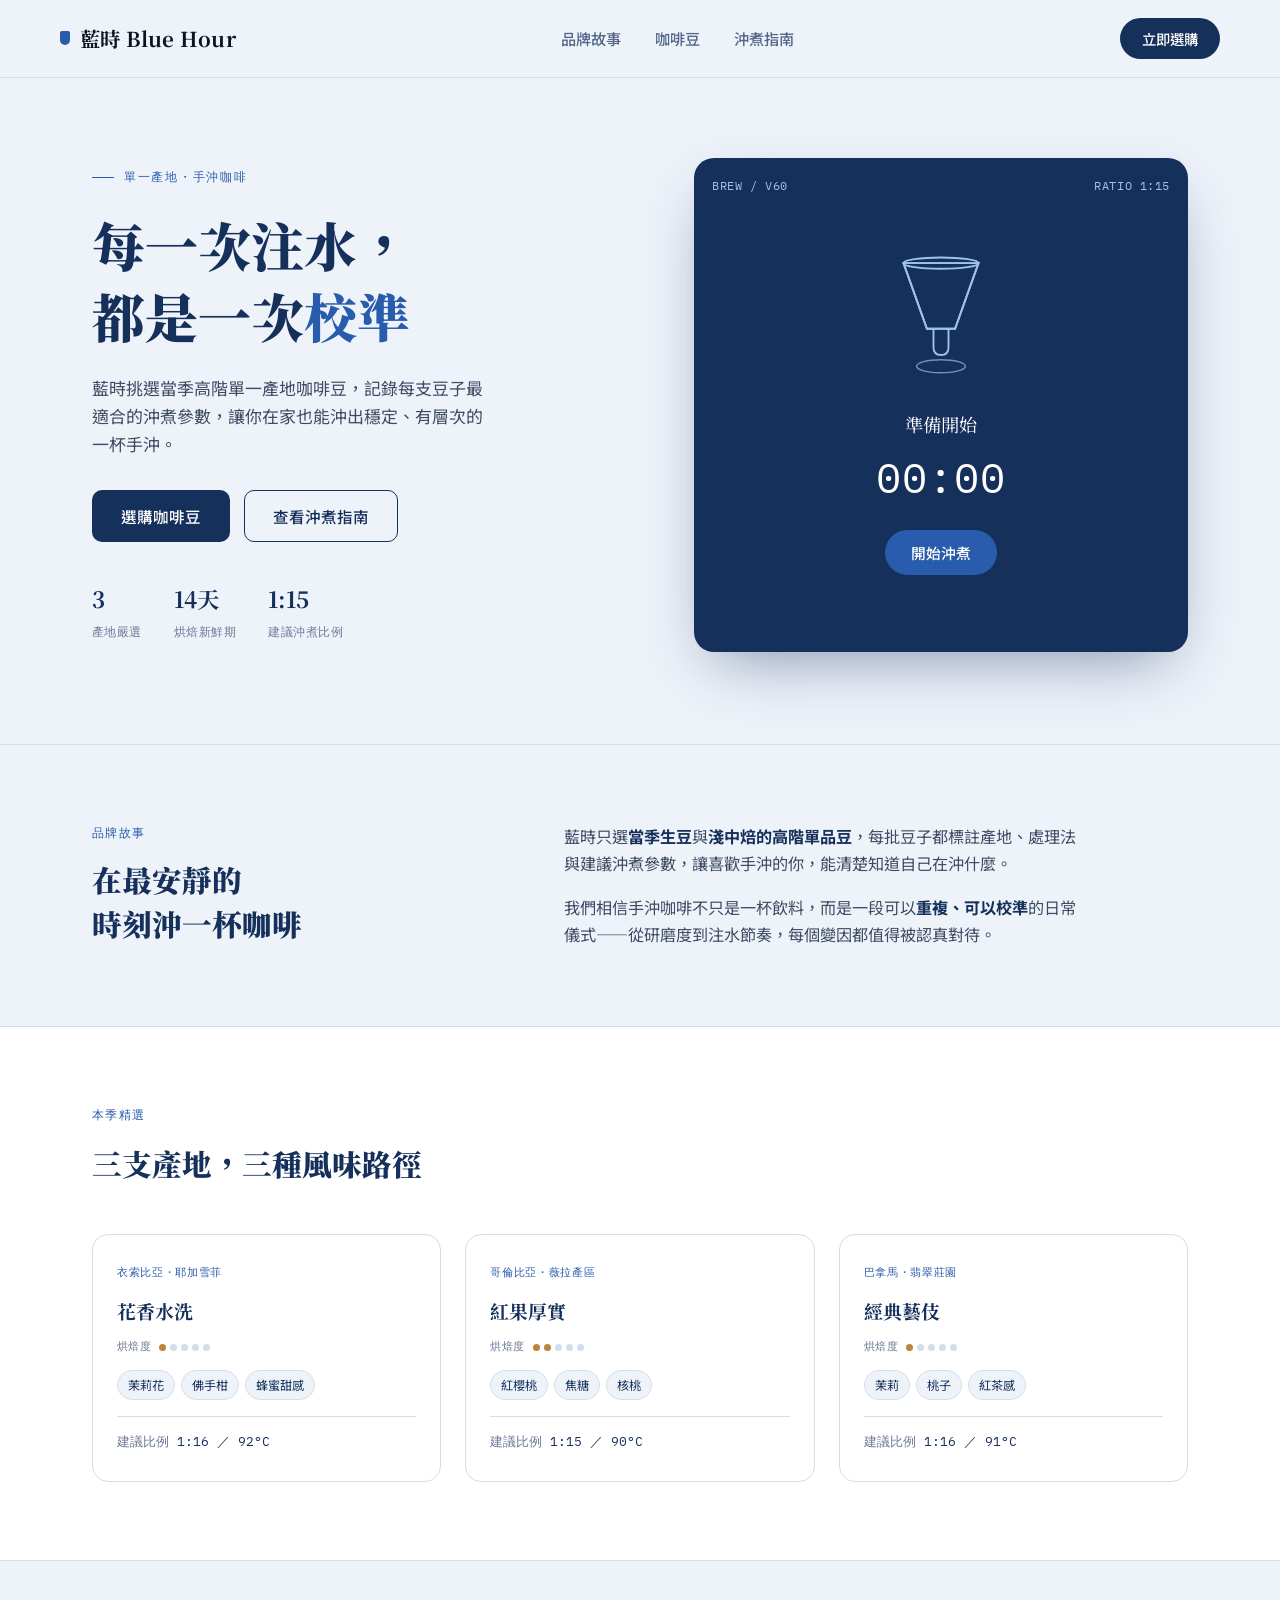
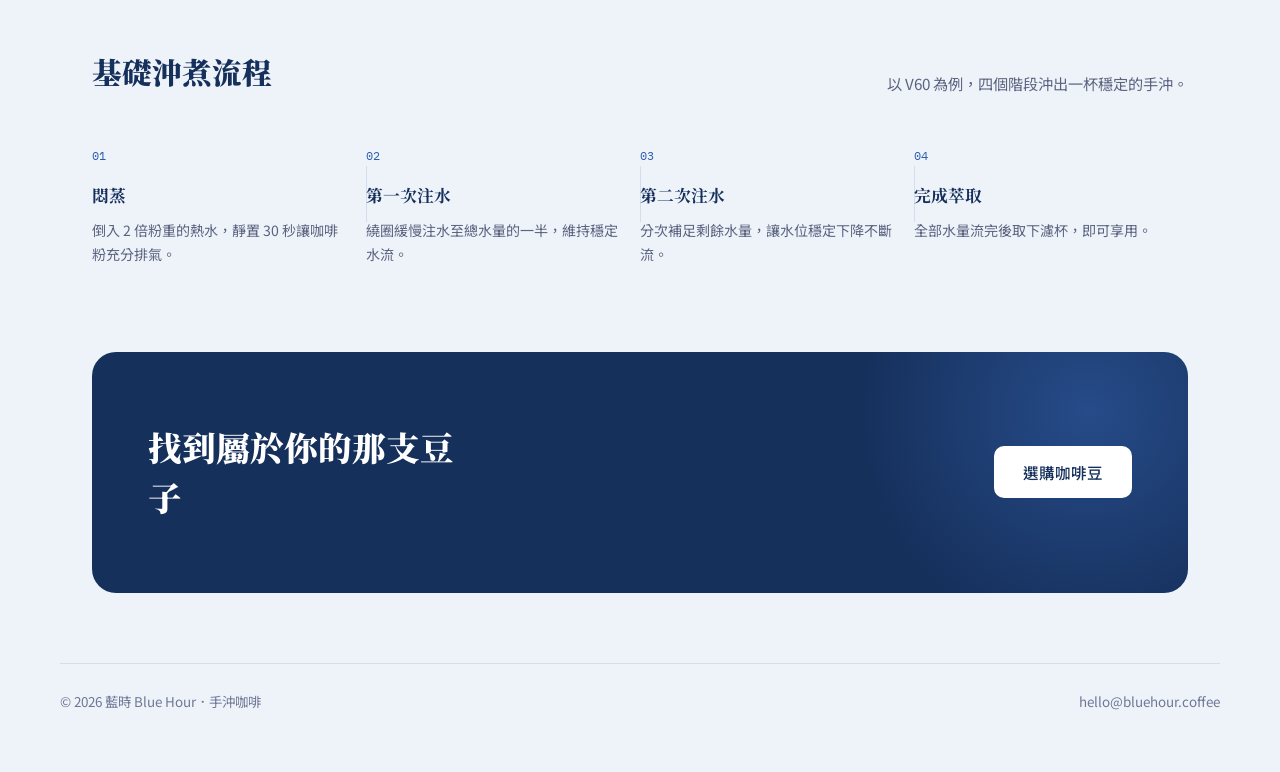
<file: w1/claude.html>
<!DOCTYPE html>
<html lang="zh-Hant">
<head>
<meta charset="UTF-8">
<meta name="viewport" content="width=device-width, initial-scale=1.0">
<title>藍時 Blue Hour｜手沖咖啡</title>
<link rel="preconnect" href="https://fonts.googleapis.com">
<link rel="preconnect" href="https://fonts.gstatic.com" crossorigin>
<link href="https://fonts.googleapis.com/css2?family=Noto+Serif+TC:wght@500;700;900&family=Noto+Sans+TC:wght@400;500;700&family=IBM+Plex+Mono:wght@400;500&display=swap" rel="stylesheet">
<style>
  :root{
    --ink: #0B1220;
    --deep: #16305C;
    --blue: #2A5CAD;
    --blue-bright: #3E74CC;
    --paper: #EEF3FA;
    --mist: #D3DEEC;
    --white: #FFFFFF;
    --roast: #B9843E;

    --display: 'Noto Serif TC', serif;
    --body: 'Noto Sans TC', sans-serif;
    --mono: 'IBM Plex Mono', monospace;
  }

  *{ box-sizing:border-box; margin:0; padding:0; }
  html{ scroll-behavior:smooth; }
  body{
    background: var(--paper);
    color: var(--ink);
    font-family: var(--body);
    line-height:1.65;
    -webkit-font-smoothing:antialiased;
  }
  a{ color:inherit; text-decoration:none; }
  ul{ list-style:none; }
  button{ font-family:inherit; cursor:pointer; }
  :focus-visible{ outline:2px solid var(--blue); outline-offset:3px; border-radius:4px; }

  .wrap{ max-width:1160px; margin:0 auto; padding:0 32px; }

  /* NAV */
  header.site{
    position:sticky; top:0; z-index:50;
    background: rgba(238,243,250,0.88);
    backdrop-filter: blur(10px);
    border-bottom:1px solid var(--mist);
  }
  .nav{ display:flex; align-items:center; justify-content:space-between; padding:18px 0; }
  .logo{ font-family:var(--display); font-weight:700; font-size:1.28rem; letter-spacing:0.02em; display:flex; align-items:center; gap:10px; }
  .logo .mark{ width:10px; height:14px; background:var(--blue); border-radius:2px 2px 6px 6px; }
  .nav-links{ display:flex; gap:34px; font-size:0.95rem; font-weight:500; color:var(--deep); }
  .nav-links a{ opacity:0.72; transition:opacity .15s ease; }
  .nav-links a:hover{ opacity:1; }
  .nav-cta{
    background:var(--deep); color:var(--white);
    padding:10px 22px; border-radius:999px; font-size:0.9rem; font-weight:500;
    border:none; transition:background .15s ease, transform .15s ease;
  }
  .nav-cta:hover{ background:var(--blue); transform:translateY(-1px); }

  /* HERO */
  .hero{ padding:80px 0 92px; }
  .hero-grid{ display:grid; grid-template-columns:1.05fr 0.95fr; gap:56px; align-items:center; }
  .eyebrow{
    font-family:var(--mono); font-size:0.76rem; letter-spacing:0.14em; text-transform:uppercase;
    color:var(--blue); display:flex; align-items:center; gap:10px; margin-bottom:22px;
  }
  .eyebrow::before{ content:""; width:22px; height:1px; background:var(--blue); }
  .hero h1{
    font-family:var(--display); font-weight:900; font-size:clamp(2.1rem,4.2vw,3.3rem);
    line-height:1.35; color:var(--deep); margin-bottom:22px;
  }
  .hero h1 em{ font-style:normal; color:var(--blue); }
  .hero p.lede{ font-size:1.06rem; color:#3F4A63; max-width:44ch; margin-bottom:32px; }
  .hero-actions{ display:flex; gap:14px; flex-wrap:wrap; margin-bottom:38px; }
  .btn-primary, .btn-ghost{
    padding:14px 28px; border-radius:10px; font-size:0.97rem; font-weight:500;
    border:1px solid transparent; transition:all .15s ease; display:inline-flex; align-items:center; gap:8px;
  }
  .btn-primary{ background:var(--deep); color:var(--white); }
  .btn-primary:hover{ background:var(--blue); transform:translateY(-1px); }
  .btn-ghost{ background:transparent; border-color:var(--deep); color:var(--deep); }
  .btn-ghost:hover{ background:var(--deep); color:var(--white); }

  .hero-stats{ display:flex; gap:32px; font-family:var(--mono); }
  .hero-stats div strong{ display:block; font-size:1.4rem; font-family:var(--display); color:var(--deep); }
  .hero-stats div span{ font-size:0.74rem; color:#6E7896; letter-spacing:0.04em; }

  /* SIGNATURE: brew timer */
  .brewer{
    position:relative; background:var(--deep); border-radius:20px;
    aspect-ratio:1/1; overflow:hidden;
    box-shadow:0 24px 60px -20px rgba(22,48,92,0.5);
    display:flex; flex-direction:column; align-items:center; justify-content:center;
    padding: 26px;
  }
  .brewer-hud{
    position:absolute; top:18px; left:18px; right:18px;
    display:flex; justify-content:space-between;
    font-family:var(--mono); font-size:0.72rem; color:#9FC1EE; letter-spacing:0.05em;
  }
  .brewer-stage{
    font-family:var(--display); color:var(--white); font-size:1.15rem;
    margin-top: 6px; margin-bottom: 4px; text-align:center; min-height: 1.6em;
  }
  .brewer-time{
    font-family:var(--mono); font-size:2.6rem; color:var(--white); letter-spacing:0.02em; margin-bottom:18px;
  }
  .dripper-svg{ width:150px; margin-bottom: 18px; }
  .brewer-btn{
    background:var(--blue); color:var(--white); border:none;
    padding:12px 26px; border-radius:999px; font-size:0.92rem; font-weight:500;
    transition:background .15s ease;
  }
  .brewer-btn:hover{ background:var(--blue-bright); }
  .brewer-btn:disabled{ opacity:0.55; cursor:default; }

  /* STORY */
  .story{ padding:78px 0; border-top:1px solid var(--mist); }
  .story-grid{ display:grid; grid-template-columns:0.8fr 1.2fr; gap:56px; }
  .section-label{
    font-family:var(--mono); font-size:0.76rem; letter-spacing:0.12em; text-transform:uppercase;
    color:var(--blue); margin-bottom:14px;
  }
  .story h2{ font-family:var(--display); font-weight:900; font-size:1.85rem; color:var(--deep); line-height:1.5; }
  .story-body p{ font-size:1.01rem; color:#3F4A63; margin-bottom:18px; max-width:58ch; }
  .story-body p:last-child{ margin-bottom:0; }
  .story-body strong{ color:var(--deep); }

  /* BEANS */
  .beans{ padding:78px 0; background:var(--white); border-top:1px solid var(--mist); border-bottom:1px solid var(--mist); }
  .beans-head{ max-width:640px; margin-bottom:46px; }
  .beans-head h2{ font-family:var(--display); font-weight:900; font-size:1.85rem; color:var(--deep); margin-top:10px; }
  .bean-cards{ display:grid; grid-template-columns:repeat(3,1fr); gap:24px; }
  .b-card{
    border:1px solid var(--mist); border-radius:16px; padding:28px 24px;
    transition:border-color .15s ease, transform .15s ease;
  }
  .b-card:hover{ border-color:var(--blue-bright); transform:translateY(-3px); }
  .b-card .origin{ font-family:var(--mono); font-size:0.7rem; color:var(--blue); letter-spacing:0.06em; margin-bottom:14px; }
  .b-card h3{ font-family:var(--display); font-weight:700; font-size:1.18rem; color:var(--deep); margin-bottom:12px; }
  .roast-bar{ display:flex; align-items:center; gap:8px; margin-bottom:14px; }
  .roast-bar .label{ font-family:var(--mono); font-size:0.68rem; color:#6E7896; letter-spacing:0.04em; }
  .roast-dots{ display:flex; gap:4px; }
  .roast-dots span{ width:7px; height:7px; border-radius:50%; background:var(--mist); }
  .roast-dots span.on{ background:var(--roast); }
  .flavor-tags{ display:flex; flex-wrap:wrap; gap:6px; margin-bottom:16px; }
  .flavor-tags span{
    font-size:0.76rem; padding:4px 10px; border-radius:999px;
    background:var(--paper); color:var(--deep); border:1px solid var(--mist);
  }
  .b-card .ratio{ font-family:var(--mono); font-size:0.82rem; color:var(--deep); border-top:1px solid var(--mist); padding-top:14px; }
  .b-card .ratio span{ color:#6E7896; }

  /* GUIDE */
  .guide{ padding:86px 0; }
  .guide-head{ display:flex; justify-content:space-between; align-items:flex-end; margin-bottom:50px; gap:24px; flex-wrap:wrap; }
  .guide-head h2{ font-family:var(--display); font-weight:900; font-size:1.85rem; color:var(--deep); }
  .guide-head p{ max-width:38ch; color:#5B637F; font-size:0.95rem; }
  .steps{ display:grid; grid-template-columns:repeat(4,1fr); position:relative; }
  .step{ position:relative; padding:0 22px 0 0; }
  .step:not(:last-child)::after{
    content:""; position:absolute; top:20px; right:-1px; width:1px; height:56px; background:var(--mist);
  }
  .step .num{ font-family:var(--mono); font-size:0.76rem; color:var(--blue); margin-bottom:16px; display:block; }
  .step h3{ font-family:var(--display); font-weight:700; font-size:1.05rem; color:var(--deep); margin-bottom:10px; }
  .step p{ font-size:0.88rem; color:#5B637F; }

  /* CTA */
  .cta{
    background:var(--deep); color:var(--white); border-radius:24px; margin:0 32px 32px;
    padding:70px 56px; position:relative; overflow:hidden;
  }
  .cta::before{
    content:""; position:absolute; width:460px; height:460px;
    background:radial-gradient(circle, rgba(62,116,204,0.4), transparent 70%);
    top:-170px; right:-130px; border-radius:50%;
  }
  .cta-inner{ position:relative; z-index:2; display:flex; justify-content:space-between; align-items:center; gap:40px; flex-wrap:wrap; }
  .cta h2{ font-family:var(--display); font-weight:900; font-size:clamp(1.5rem,2.8vw,2.1rem); max-width:16ch; line-height:1.5; }
  .cta .btn-primary{ background:var(--white); color:var(--deep); white-space:nowrap; }
  .cta .btn-primary:hover{ background:var(--paper); }

  footer.site{ padding:38px 32px 60px; }
  .footer-grid{
    max-width:1160px; margin:0 auto; display:flex; justify-content:space-between; align-items:center;
    flex-wrap:wrap; gap:16px; font-size:0.84rem; color:#6E7896; border-top:1px solid var(--mist); padding-top:26px;
  }

  @media (prefers-reduced-motion:reduce){ *{ animation-duration:0.001ms !important; transition-duration:0.001ms !important; } }

  @media (max-width:880px){
    .hero-grid{ grid-template-columns:1fr; }
    .brewer{ order:-1; max-width:400px; margin:0 auto 8px; }
    .story-grid{ grid-template-columns:1fr; gap:28px; }
    .bean-cards{ grid-template-columns:1fr; }
    .steps{ grid-template-columns:1fr 1fr; row-gap:32px; }
    .step:nth-child(2)::after{ display:none; }
    .nav-links{ display:none; }
    .cta{ margin:0 16px 16px; padding:46px 28px; }
    .cta-inner{ flex-direction:column; align-items:flex-start; }
  }
  @media (max-width:520px){
    .wrap{ padding:0 20px; }
    .steps{ grid-template-columns:1fr; }
    .step:not(:last-child)::after{ display:none; }
    .hero-stats{ gap:20px; }
  }
</style>
</head>
<body>

<header class="site">
  <nav class="wrap nav">
    <div class="logo"><span class="mark"></span>藍時 Blue Hour</div>
    <ul class="nav-links">
      <li><a href="#story">品牌故事</a></li>
      <li><a href="#beans">咖啡豆</a></li>
      <li><a href="#guide">沖煮指南</a></li>
    </ul>
    <button class="nav-cta">立即選購</button>
  </nav>
</header>

<section class="hero">
  <div class="wrap hero-grid">
    <div>
      <div class="eyebrow">單一產地・手沖咖啡</div>
      <h1>每一次注水，<br>都是一次<em>校準</em></h1>
      <p class="lede">藍時挑選當季高階單一產地咖啡豆，記錄每支豆子最適合的沖煮參數，讓你在家也能沖出穩定、有層次的一杯手沖。</p>
      <div class="hero-actions">
        <button class="btn-primary">選購咖啡豆</button>
        <button class="btn-ghost">查看沖煮指南</button>
      </div>
      <div class="hero-stats">
        <div><strong>3</strong><span>產地嚴選</span></div>
        <div><strong>14天</strong><span>烘焙新鮮期</span></div>
        <div><strong>1:15</strong><span>建議沖煮比例</span></div>
      </div>
    </div>

    <div class="brewer">
      <div class="brewer-hud">
        <span>BREW / V60</span>
        <span id="ratioTag">RATIO 1:15</span>
      </div>
      <svg class="dripper-svg" id="dripperSvg" viewBox="0 0 160 160" xmlns="http://www.w3.org/2000/svg">
        <path d="M40 30 L120 30 L95 100 L65 100 Z" fill="none" stroke="#9FC1EE" stroke-width="2"/>
        <rect id="waterLevel" x="65" y="98" width="30" height="0" fill="#3E74CC" opacity="0.85"/>
        <path d="M40 30 L120 30 L95 100 L65 100 Z" fill="none" stroke="#9FC1EE" stroke-width="2"/>
        <ellipse cx="80" cy="30" rx="40" ry="6" fill="none" stroke="#9FC1EE" stroke-width="2"/>
        <path d="M72 100 L72 120 Q72 128 80 128 Q88 128 88 120 L88 100" fill="none" stroke="#9FC1EE" stroke-width="2"/>
        <ellipse cx="80" cy="140" rx="26" ry="7" fill="none" stroke="#6E92C4" stroke-width="1.6"/>
        <line id="pourLine" x1="80" y1="8" x2="80" y2="30" stroke="#3E74CC" stroke-width="3" opacity="0"/>
      </svg>
      <div class="brewer-stage" id="stageLabel">準備開始</div>
      <div class="brewer-time" id="timeLabel">00:00</div>
      <button class="brewer-btn" id="brewBtn">開始沖煮</button>
    </div>
  </div>
</section>

<section class="story" id="story">
  <div class="wrap story-grid">
    <div>
      <div class="section-label">品牌故事</div>
      <h2>在最安靜的<br>時刻沖一杯咖啡</h2>
    </div>
    <div class="story-body">
      <p>藍時只選<strong>當季生豆</strong>與<strong>淺中焙的高階單品豆</strong>，每批豆子都標註產地、處理法與建議沖煮參數，讓喜歡手沖的你，能清楚知道自己在沖什麼。</p>
      <p>我們相信手沖咖啡不只是一杯飲料，而是一段可以<strong>重複、可以校準</strong>的日常儀式——從研磨度到注水節奏，每個變因都值得被認真對待。</p>
    </div>
  </div>
</section>

<section class="beans" id="beans">
  <div class="wrap">
    <div class="beans-head">
      <div class="section-label">本季精選</div>
      <h2>三支產地，三種風味路徑</h2>
    </div>
    <div class="bean-cards">
      <div class="b-card">
        <div class="origin">衣索比亞・耶加雪菲</div>
        <h3>花香水洗</h3>
        <div class="roast-bar">
          <span class="label">烘焙度</span>
          <div class="roast-dots"><span class="on"></span><span></span><span></span><span></span><span></span></div>
        </div>
        <div class="flavor-tags"><span>茉莉花</span><span>佛手柑</span><span>蜂蜜甜感</span></div>
        <div class="ratio"><span>建議比例</span> 1:16 ／ 92°C</div>
      </div>
      <div class="b-card">
        <div class="origin">哥倫比亞・薇拉產區</div>
        <h3>紅果厚實</h3>
        <div class="roast-bar">
          <span class="label">烘焙度</span>
          <div class="roast-dots"><span class="on"></span><span class="on"></span><span></span><span></span><span></span></div>
        </div>
        <div class="flavor-tags"><span>紅櫻桃</span><span>焦糖</span><span>核桃</span></div>
        <div class="ratio"><span>建議比例</span> 1:15 ／ 90°C</div>
      </div>
      <div class="b-card">
        <div class="origin">巴拿馬・翡翠莊園</div>
        <h3>經典藝伎</h3>
        <div class="roast-bar">
          <span class="label">烘焙度</span>
          <div class="roast-dots"><span class="on"></span><span></span><span></span><span></span><span></span></div>
        </div>
        <div class="flavor-tags"><span>茉莉</span><span>桃子</span><span>紅茶感</span></div>
        <div class="ratio"><span>建議比例</span> 1:16 ／ 91°C</div>
      </div>
    </div>
  </div>
</section>

<section class="guide" id="guide">
  <div class="wrap">
    <div class="guide-head">
      <h2>基礎沖煮流程</h2>
      <p>以 V60 為例，四個階段沖出一杯穩定的手沖。</p>
    </div>
    <div class="steps">
      <div class="step">
        <span class="num">01</span>
        <h3>悶蒸</h3>
        <p>倒入 2 倍粉重的熱水，靜置 30 秒讓咖啡粉充分排氣。</p>
      </div>
      <div class="step">
        <span class="num">02</span>
        <h3>第一次注水</h3>
        <p>繞圈緩慢注水至總水量的一半，維持穩定水流。</p>
      </div>
      <div class="step">
        <span class="num">03</span>
        <h3>第二次注水</h3>
        <p>分次補足剩餘水量，讓水位穩定下降不斷流。</p>
      </div>
      <div class="step">
        <span class="num">04</span>
        <h3>完成萃取</h3>
        <p>全部水量流完後取下濾杯，即可享用。</p>
      </div>
    </div>
  </div>
</section>

<div class="wrap" style="padding:0;">
  <div class="cta">
    <div class="cta-inner">
      <h2>找到屬於你的那支豆子</h2>
      <button class="btn-primary">選購咖啡豆</button>
    </div>
  </div>
</div>

<footer class="site">
  <div class="footer-grid">
    <div>© 2026 藍時 Blue Hour．手沖咖啡</div>
    <div>hello@bluehour.coffee</div>
  </div>
</footer>

<script>
  (function(){
    const btn = document.getElementById('brewBtn');
    const stageLabel = document.getElementById('stageLabel');
    const timeLabel = document.getElementById('timeLabel');
    const waterLevel = document.getElementById('waterLevel');
    const pourLine = document.getElementById('pourLine');

    const stages = [
      { name:'悶蒸中', dur:30, water:8 },
      { name:'第一次注水', dur:60, water:38 },
      { name:'第二次注水', dur:60, water:75 },
      { name:'萃取完成', dur:0, water:75 }
    ];

    let running = false;
    let stageIndex = 0;
    let elapsed = 0;
    let totalElapsed = 0;
    let timer = null;

    function fmt(s){
      const m = Math.floor(s/60).toString().padStart(2,'0');
      const sec = Math.floor(s%60).toString().padStart(2,'0');
      return m+':'+sec;
    }

    function tick(){
      totalElapsed += 1;
      elapsed += 1;
      timeLabel.textContent = fmt(totalElapsed);

      const stage = stages[stageIndex];
      const progress = stage.dur ? Math.min(elapsed/stage.dur, 1) : 1;
      const prevWater = stageIndex === 0 ? 0 : stages[stageIndex-1].water;
      const currentWater = prevWater + (stage.water - prevWater) * progress;
      waterLevel.setAttribute('y', 98 - currentWater*0.55);
      waterLevel.setAttribute('height', currentWater*0.55);

      pourLine.style.opacity = (stageIndex === 1 || stageIndex === 2) ? '0.9' : '0';

      if(stage.dur && elapsed >= stage.dur){
        stageIndex += 1;
        elapsed = 0;
        if(stageIndex >= stages.length - 1){
          stageLabel.textContent = stages[stages.length-1].name;
          pourLine.style.opacity = '0';
          clearInterval(timer);
          running = false;
          btn.disabled = false;
          btn.textContent = '再沖一次';
          return;
        }
        stageLabel.textContent = stages[stageIndex].name;
      }
    }

    btn.addEventListener('click', () => {
      if(running) return;
      running = true;
      stageIndex = 0;
      elapsed = 0;
      totalElapsed = 0;
      waterLevel.setAttribute('y', 98);
      waterLevel.setAttribute('height', 0);
      stageLabel.textContent = stages[0].name;
      timeLabel.textContent = '00:00';
      btn.disabled = true;
      btn.textContent = '沖煮中…';
      timer = setInterval(tick, 1000);
    });
  })();
</script>

</body>
</html>
</file>
<file: pages/assets/css/site.css>
:root{--brown:#70503f;--brown-dark:#392b24;--cream:#f5f0e7;--paper:#fffdf8;--green:#536b54;--green-light:#dfe5d6;--muted:#766e65;--line:#ded7cb;--serif:Georgia,"Noto Serif TC",serif;--sans:"Noto Sans TC","Microsoft JhengHei",sans-serif}*{box-sizing:border-box}html{scroll-behavior:smooth}body{margin:0;background:var(--paper);color:var(--brown-dark);font-family:var(--sans);line-height:1.8}a{color:inherit}.container{width:min(1160px,calc(100% - 56px));margin-inline:auto}.site-header{position:relative;z-index:5;background:var(--paper);border-bottom:1px solid #eee9df}.header-inner{height:82px;display:flex;align-items:center;justify-content:space-between}.brand{display:inline-flex;align-items:center;gap:13px;text-decoration:none;color:var(--brown-dark);font-weight:900;letter-spacing:.12em;font-size:20px}.brand span{font-size:10px;letter-spacing:.2em;color:var(--green)}.site-nav,.footer-nav{display:flex;align-items:center;gap:34px}.site-nav a,.footer-nav a{text-decoration:none;font-size:14px}.site-nav a[aria-current=page]{color:var(--green);font-weight:700}.site-nav a:hover,.footer-nav a:hover,.text-link:hover,.arrow-link:hover{color:var(--green)}.menu-toggle{display:none}.hero{background:var(--cream);overflow:hidden}.hero-grid{position:relative;min-height:610px;display:grid;grid-template-columns:.9fr 1.1fr;gap:7%;align-items:center;padding-block:62px}.hero-copy{padding-block:20px}.eyebrow{margin:0 0 15px;color:var(--green);font-size:11px;font-weight:700;letter-spacing:.22em}.hero h1,.page-hero h1{font:clamp(48px,7vw,78px)/1.3 var(--serif);letter-spacing:.025em;color:var(--brown-dark);margin:0 0 20px}.lead{font-size:16px;color:#675e55;max-width:520px}.button-row{display:flex;align-items:center;gap:25px;margin-top:30px}.button{display:inline-flex;gap:27px;align-items:center;padding:12px 20px;background:var(--brown);color:white;text-decoration:none;font-size:14px;transition:background .2s}.button:hover{background:var(--green)}.hero-photo{margin:0;position:relative}.hero-photo img{display:block;width:100%;height:430px;object-fit:cover}.hero-photo figcaption,.environment-photo figcaption{font-size:11px;color:var(--muted);margin-top:10px}.hero-number{position:absolute;right:0;bottom:22px;font-size:10px;letter-spacing:.2em;color:var(--muted);writing-mode:vertical-rl}.section{padding-block:100px}.two-col{display:grid;grid-template-columns:1fr 1fr;gap:10%;align-items:start}.section h2,.environment h2,.contact-layout h2{font:clamp(34px,4.3vw,52px)/1.45 var(--serif);letter-spacing:.02em;color:var(--brown-dark);margin:0}.intro-section .lead{margin:5px 0 25px}.features{background:#ede8dd}.section-heading{display:flex;justify-content:space-between;align-items:end;gap:30px;margin-bottom:38px}.section-heading>p{max-width:320px;color:var(--muted);font-size:14px;margin:0 0 5px}.feature-grid{display:grid;grid-template-columns:repeat(3,1fr);gap:18px}.feature-card{position:relative;padding:28px 27px 30px;background:var(--paper);min-height:245px}.feature-no{position:absolute;right:23px;top:21px;color:#a69a8b;font-size:11px;letter-spacing:.12em}.feature-icon{display:block;font-size:26px;color:var(--green);height:45px}.feature-card h3{font:22px var(--serif);color:var(--brown);margin:7px 0}.feature-card p,.story-copy p,.environment p,.value-list p{font-size:14px;color:#71685f}.closing{background:var(--green);color:white;padding:72px 0}.closing .eyebrow{color:#d6c7a6}.closing h2{font:clamp(38px,6vw,62px)/1.45 var(--serif);margin:0 0 25px}.button-light{background:#f1e6d2;color:var(--brown-dark)}.button-light:hover{background:white;color:var(--brown-dark)}.site-footer{background:var(--brown-dark);color:#eee7dc;padding:35px 0}.footer-inner{display:flex;align-items:center;justify-content:space-between;gap:20px}.brand-light{color:white}.brand-light span{color:#b8c5ac}.footer-nav{gap:22px}.footer-nav a{font-size:12px}.site-footer small{font-size:11px;color:#c6baaa}.page-hero{background:var(--cream);position:relative;overflow:hidden}.page-hero-inner{position:relative;padding-block:94px 90px}.page-hero h1{font-size:clamp(44px,6.5vw,72px)}.page-hero .lead{max-width:570px}.page-index{position:absolute;right:0;bottom:30px;font-size:10px;color:var(--muted);letter-spacing:.18em}.story-section{padding-block:105px}.story-grid{gap:12%}.pull-quote{font:23px/1.8 var(--serif);color:var(--green);border-left:2px solid #9ba88f;padding-left:20px;margin-top:45px}.story-copy p:first-child{margin-top:0}.story-copy p{line-height:2.1}.values-section{background:#ede8dd}.value-list{margin-top:36px;border-top:1px solid #cfc6b8}.value-list article{display:grid;grid-template-columns:90px 1fr;gap:15px;padding:25px 0;border-bottom:1px solid #cfc6b8}.value-list article>span{font:28px var(--serif);color:var(--green)}.value-list h3{font:21px var(--serif);margin:0;color:var(--brown)}.value-list p{margin:4px 0 0}.environment{padding-block:95px;background:var(--paper)}.environment-grid{display:grid;grid-template-columns:1.1fr .9fr;gap:8%;align-items:center}.environment-photo{margin:0}.environment-photo img{width:100%;height:380px;object-fit:cover}.environment h2{margin-bottom:18px}.environment p:not(.eyebrow){font-size:14px;color:#71685f}.arrow-link{display:inline-flex;gap:20px;margin-top:15px;text-decoration:none;color:var(--brown);font-size:14px;font-weight:600}.contact-hero{background:var(--green-light)}.contact-section{padding-block:95px}.contact-layout{display:grid;grid-template-columns:.85fr 1.15fr;gap:10%;align-items:start}.contact-intro{color:var(--muted);max-width:400px;margin-top:20px;font-size:14px}.contact-card{background:var(--cream);padding:28px 34px}.contact-row{display:grid;grid-template-columns:120px 1fr;gap:18px;padding:16px 0;border-bottom:1px solid var(--line)}.contact-row:first-child{padding-top:0}.contact-row span{font-size:13px;color:var(--green);font-weight:700}.contact-row p{margin:0}.contact-note{font-size:12px;color:var(--muted);margin:18px 0 0}.visit-note{background:var(--brown-dark);color:white;padding:48px 0}.visit-inner{display:flex;align-items:center;gap:25px}.visit-mark{font-size:38px;color:#d8c49f}.visit-inner>div{flex:1}.visit-inner .eyebrow{color:#c6bd9e}.visit-inner h2{font:28px var(--serif);margin:0}.visit-inner p:not(.eyebrow){font-size:13px;color:#d2c9bd;margin:5px 0 0}:focus-visible{outline:3px solid #b97853;outline-offset:4px}img{max-width:100%}@media(max-width:800px){.container{width:min(100% - 40px,650px)}.header-inner{height:72px}.menu-toggle{display:flex;flex-direction:column;gap:6px;border:0;background:transparent;padding:10px;cursor:pointer}.menu-toggle span{width:23px;height:2px;background:var(--brown-dark)}.site-nav{display:none;position:absolute;left:0;right:0;top:72px;background:var(--paper);padding:16px 20px 22px;box-shadow:0 12px 16px #392b2418;flex-direction:column;align-items:stretch;gap:0}.site-nav.open{display:flex}.site-nav a{padding:11px 0;border-bottom:1px solid #eee9df}.site-nav a:last-child{border:0}.hero-grid{grid-template-columns:1fr;gap:25px;padding-block:48px 56px}.hero-copy{padding:0}.hero-photo img{height:390px}.hero-number{bottom:0}.two-col,.contact-layout{grid-template-columns:1fr;gap:30px}.section{padding-block:72px}.section-heading{align-items:start;flex-direction:column;gap:8px}.feature-grid{grid-template-columns:1fr 1fr}.environment-grid{grid-template-columns:1fr;gap:30px}.environment-photo img{height:350px}.footer-inner{flex-wrap:wrap}.visit-inner{flex-wrap:wrap}.visit-inner>div{min-width:65%}}@media(max-width:540px){.container{width:calc(100% - 34px)}.brand{font-size:18px;gap:9px}.brand span{font-size:9px}.hero h1{font-size:46px}.hero-photo img{height:300px}.section h2,.environment h2,.contact-layout h2{font-size:35px}.feature-grid{grid-template-columns:1fr}.feature-card{min-height:0}.page-hero-inner{padding-block:70px}.page-hero h1{font-size:43px}.page-index{bottom:15px}.story-section,.contact-section{padding-block:70px}.pull-quote{font-size:20px;margin-top:24px}.environment-photo img{height:280px}.contact-card{padding:24px 20px}.contact-row{grid-template-columns:92px 1fr;gap:8px}.footer-inner{align-items:flex-start;flex-direction:column}.footer-nav{gap:18px}.closing{padding:55px 0}.visit-inner{align-items:flex-start}.visit-inner>div{min-width:0;flex:1}.visit-inner h2{font-size:24px}}@media(prefers-reduced-motion:reduce){html{scroll-behavior:auto}*,*::before,*::after{transition:none!important}}

/* About page team section only */
.team-section{background:var(--green-light)}
.team-grid{display:grid;grid-template-columns:.85fr 1.15fr;gap:10%;align-items:center}
.team-intro>p:not(.eyebrow){max-width:420px;margin:20px 0 0;font-size:14px;color:#71685f}
.team-list{display:grid;gap:18px}
.team-card{display:grid;grid-template-columns:112px 1fr;gap:24px;align-items:center;padding:25px;background:var(--paper)}
.team-avatar{width:112px;aspect-ratio:1;border-radius:50%;display:grid;place-items:center;background:#b8c5ac;color:var(--brown-dark);font:36px var(--serif)}
.team-card h3{margin:0;color:var(--brown);font:22px var(--serif)}
.team-card p{margin:6px 0 0;color:#71685f;font-size:13px}
.team-card .team-role{color:var(--green);font-size:12px;font-weight:700}
@media(max-width:800px){.team-grid{grid-template-columns:1fr;gap:30px}}
@media(max-width:540px){.team-card{grid-template-columns:76px 1fr;gap:16px;padding:20px}.team-avatar{width:76px;font-size:28px}}
</file>
